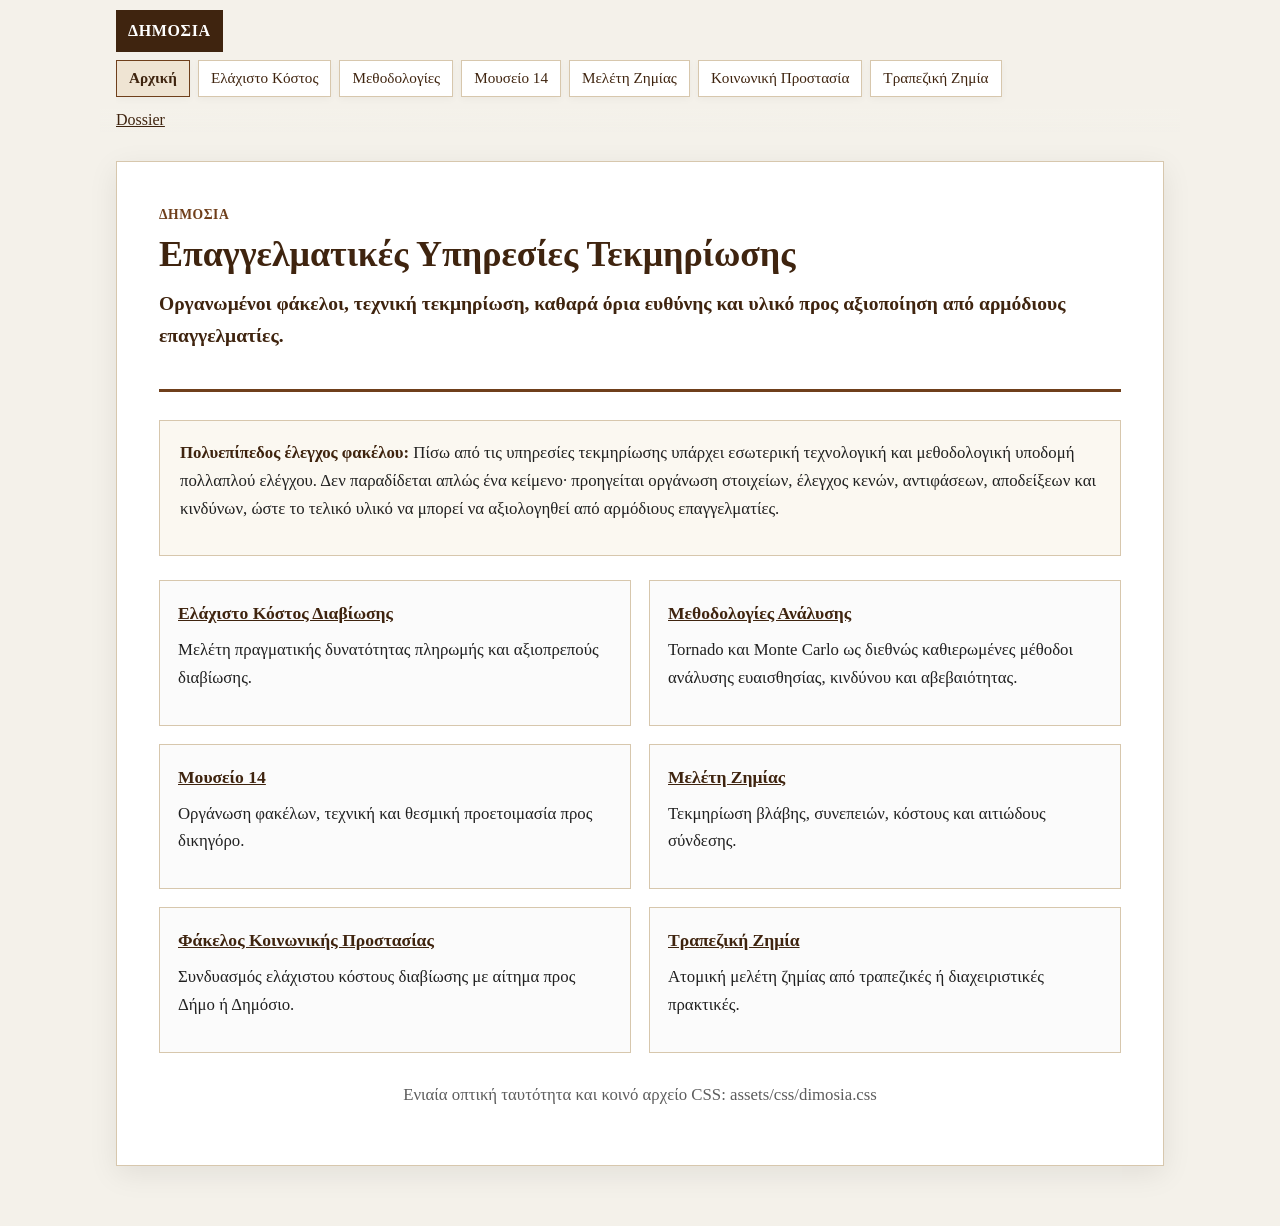
<file: index.html>
<!DOCTYPE html>
<html lang="el"><head><meta charset="UTF-8"><meta name="viewport" content="width=device-width, initial-scale=1.0"><title>ΔΗΜΟΣΙΑ | Επαγγελματικές Υπηρεσίες Τεκμηρίωσης</title><meta name="description" content="Ενιαία αρχική σελίδα υπηρεσιών τεκμηρίωσης και οργάνωσης φακέλων."><link rel="stylesheet" href="assets/css/dimosia.css"></head>
<body>
<nav class="topnav" aria-label="Κύρια πλοήγηση">
  <a class="nav-brand" href="index.html">ΔΗΜΟΣΙΑ</a>
  <div class="nav-links">
    <a href="index.html" data-page="index" class="active">Αρχική</a>
    <a href="elaxisto-kostos-diaviosis.html" data-page="elaxisto-kostos-diaviosis">Ελάχιστο Κόστος</a>
    <a href="methodologies-tornado-monte-carlo.html" data-page="methodologies">Μεθοδολογίες</a>
    <a href="mouseio14.html" data-page="mouseio14">Μουσείο 14</a>
    <a href="meleti-zimias.html" data-page="meleti-zimias">Μελέτη Ζημίας</a>
    <a href="fakelos-koinonikis-prostasias.html" data-page="fakelos-koinonikis-prostasias">Κοινωνική Προστασία</a>
    <a href="atomikos-fakelos-trapezikis-zimias.html" data-page="atomikos-fakelos-trapezikis-zimias">Τραπεζική Ζημία</a>
  </div>
  <a href="public_dossier_site/index.html" data-page="Dossier">Dossier</a>
</nav>
<main class="page"><article class="card"><header><div class="eyebrow">ΔΗΜΟΣΙΑ</div><h1>Επαγγελματικές Υπηρεσίες Τεκμηρίωσης</h1><p class="lead">Οργανωμένοι φάκελοι, τεχνική τεκμηρίωση, καθαρά όρια ευθύνης και υλικό προς αξιοποίηση από αρμόδιους επαγγελματίες.</p></header><section><div class="notice"><p><strong>Πολυεπίπεδος έλεγχος φακέλου:</strong> Πίσω από τις υπηρεσίες τεκμηρίωσης υπάρχει εσωτερική τεχνολογική και μεθοδολογική υποδομή πολλαπλού ελέγχου. Δεν παραδίδεται απλώς ένα κείμενο· προηγείται οργάνωση στοιχείων, έλεγχος κενών, αντιφάσεων, αποδείξεων και κινδύνων, ώστε το τελικό υλικό να μπορεί να αξιολογηθεί από αρμόδιους επαγγελματίες.</p></div></section><section><div class="grid"><div class="box"><h3><a href="elaxisto-kostos-diaviosis.html">Ελάχιστο Κόστος Διαβίωσης</a></h3><p>Μελέτη πραγματικής δυνατότητας πληρωμής και αξιοπρεπούς διαβίωσης.</p></div><div class="box"><h3><a href="methodologies-tornado-monte-carlo.html">Μεθοδολογίες Ανάλυσης</a></h3><p>Tornado και Monte Carlo ως διεθνώς καθιερωμένες μέθοδοι ανάλυσης ευαισθησίας, κινδύνου και αβεβαιότητας.</p></div><div class="box"><h3><a href="mouseio14.html">Μουσείο 14</a></h3><p>Οργάνωση φακέλων, τεχνική και θεσμική προετοιμασία προς δικηγόρο.</p></div><div class="box"><h3><a href="meleti-zimias.html">Μελέτη Ζημίας</a></h3><p>Τεκμηρίωση βλάβης, συνεπειών, κόστους και αιτιώδους σύνδεσης.</p></div><div class="box"><h3><a href="fakelos-koinonikis-prostasias.html">Φάκελος Κοινωνικής Προστασίας</a></h3><p>Συνδυασμός ελάχιστου κόστους διαβίωσης με αίτημα προς Δήμο ή Δημόσιο.</p></div><div class="box"><h3><a href="atomikos-fakelos-trapezikis-zimias.html">Τραπεζική Ζημία</a></h3><p>Ατομική μελέτη ζημίας από τραπεζικές ή διαχειριστικές πρακτικές.</p></div></div></section><footer><p>Ενιαία οπτική ταυτότητα και κοινό αρχείο CSS: assets/css/dimosia.css</p></footer></article></main></body></html>
</file>
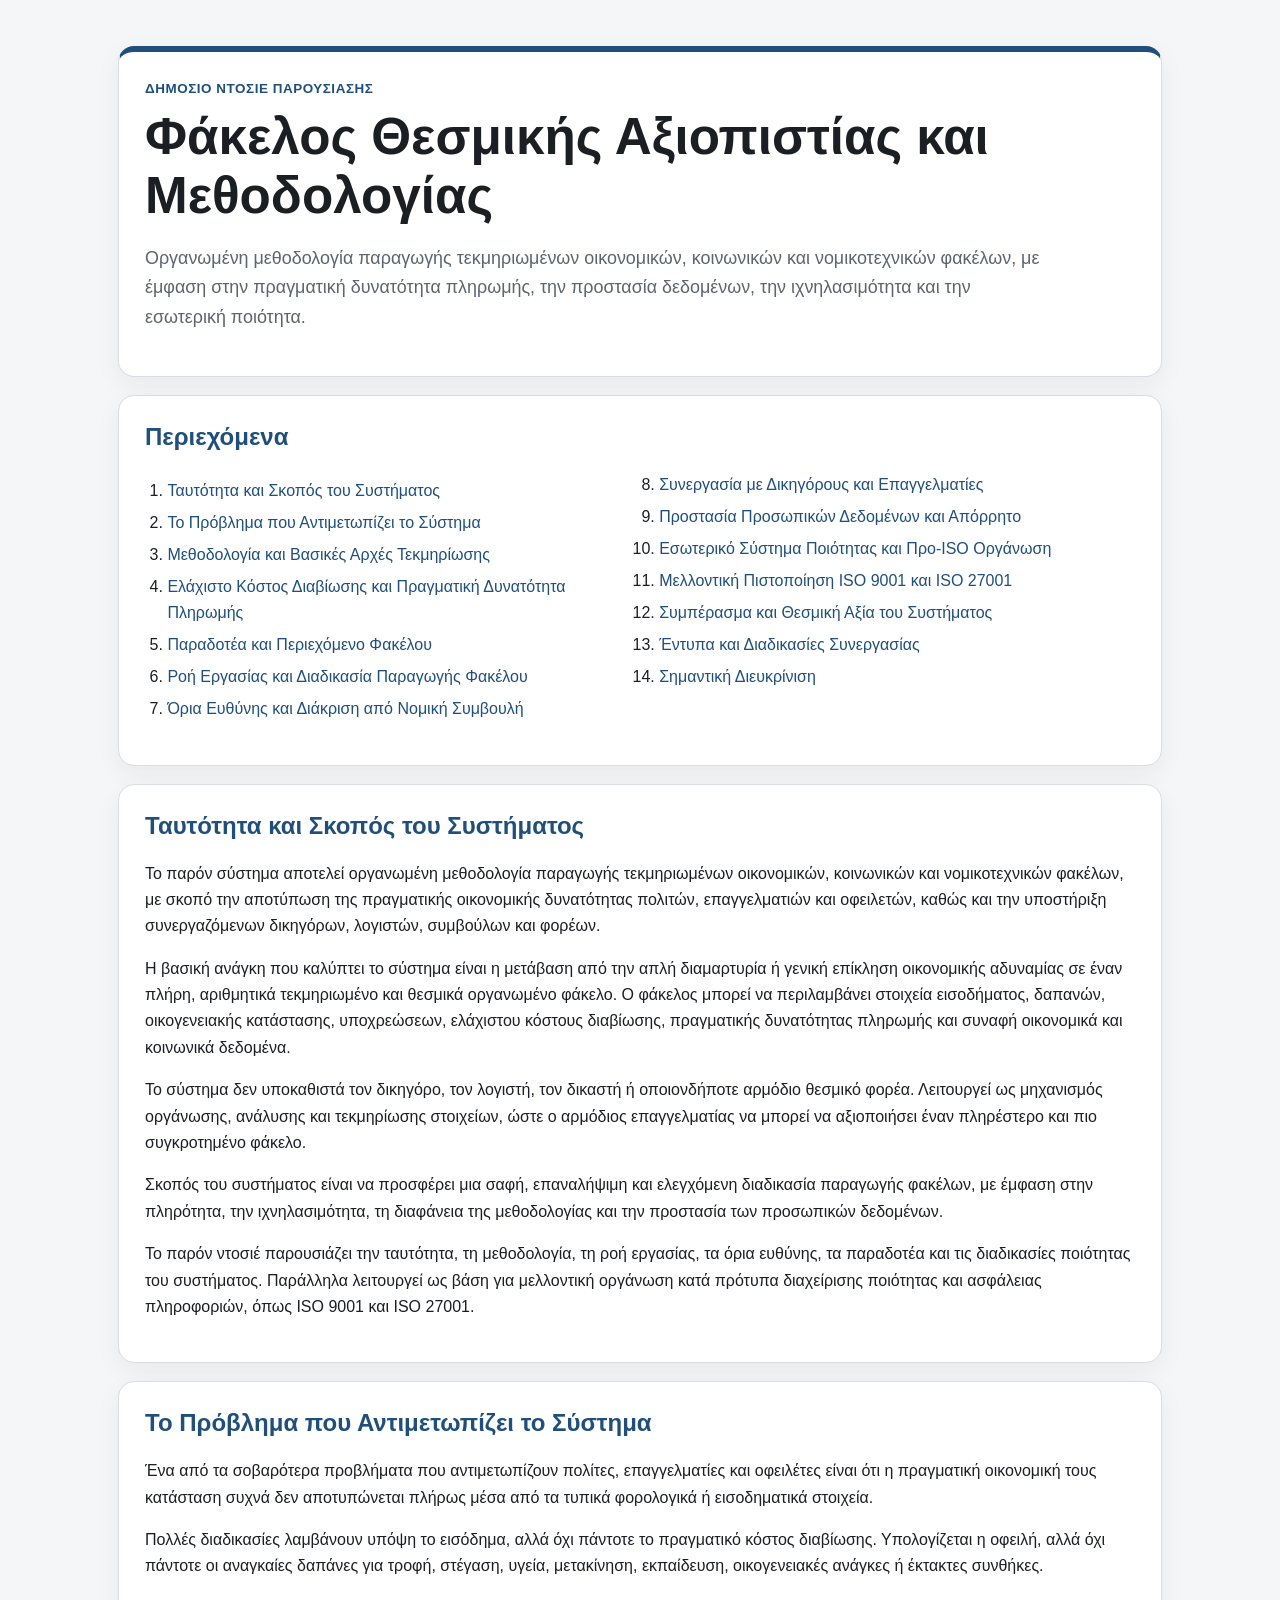
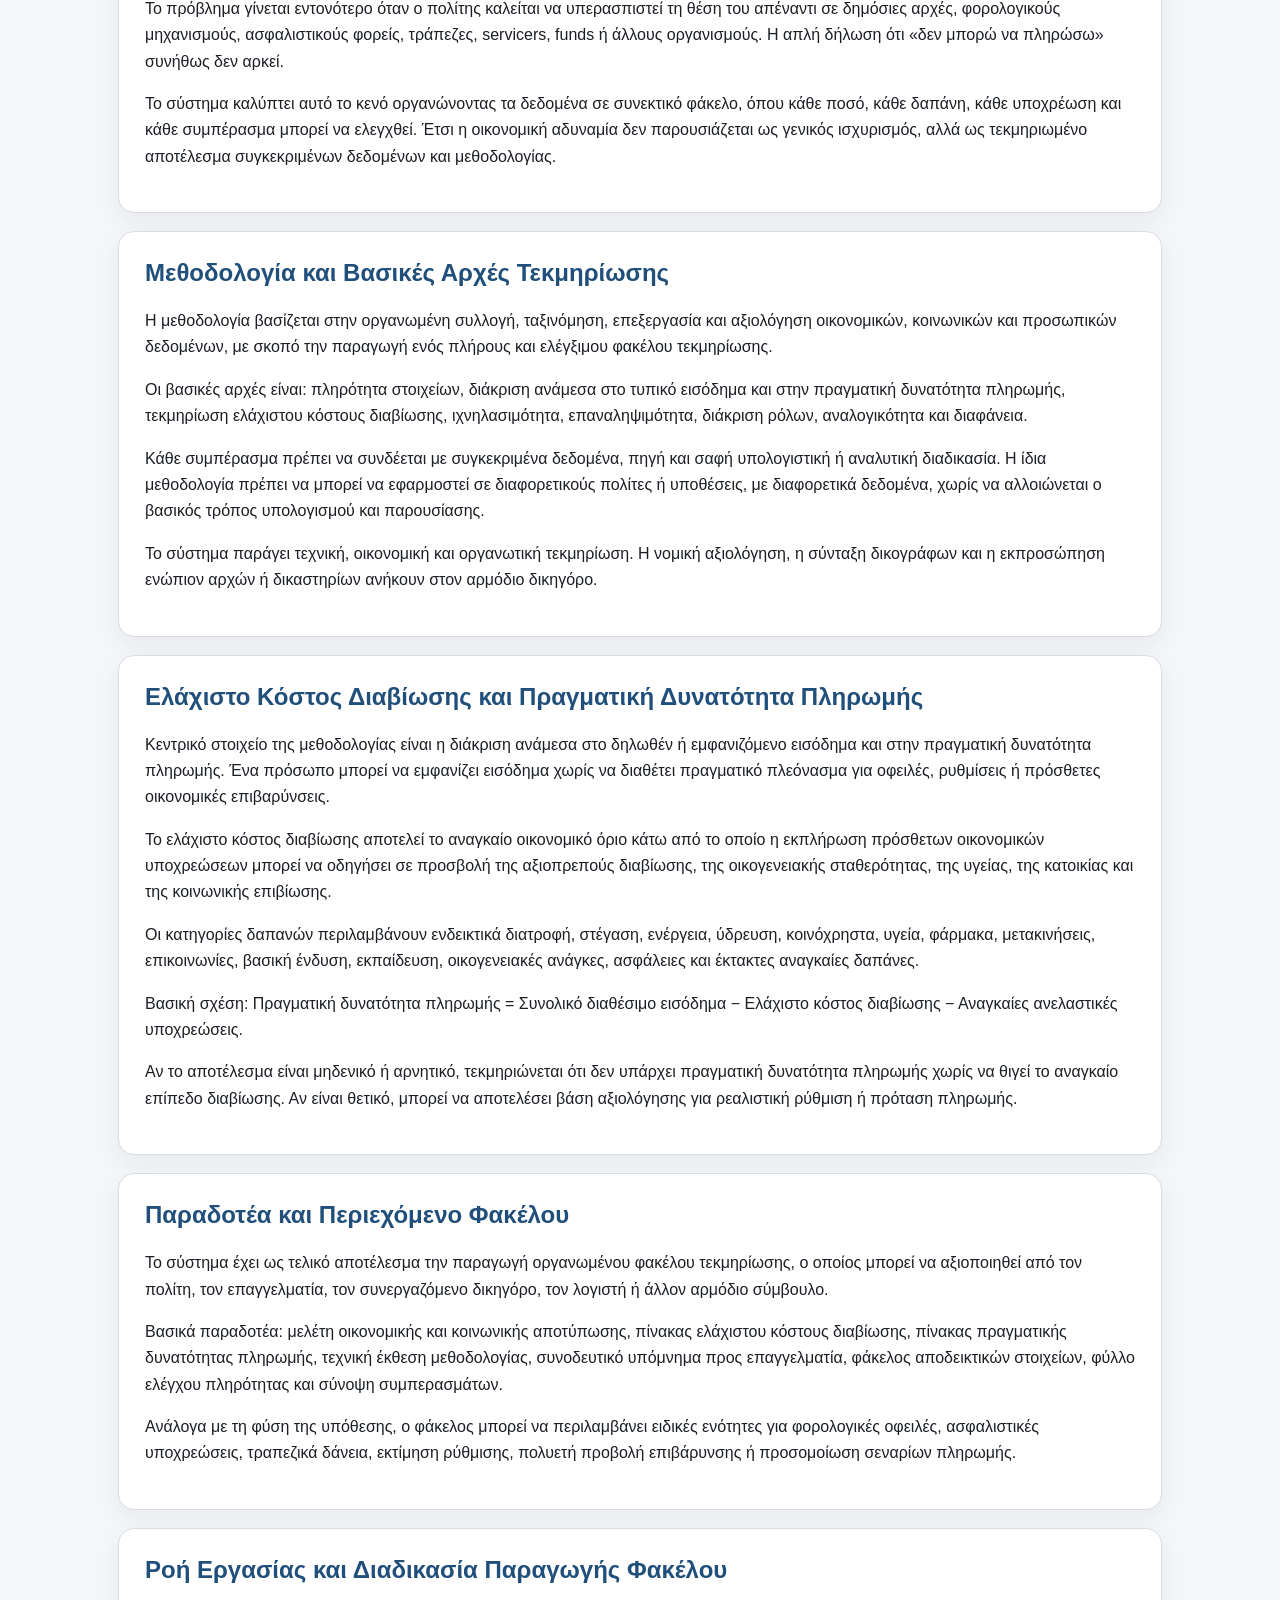
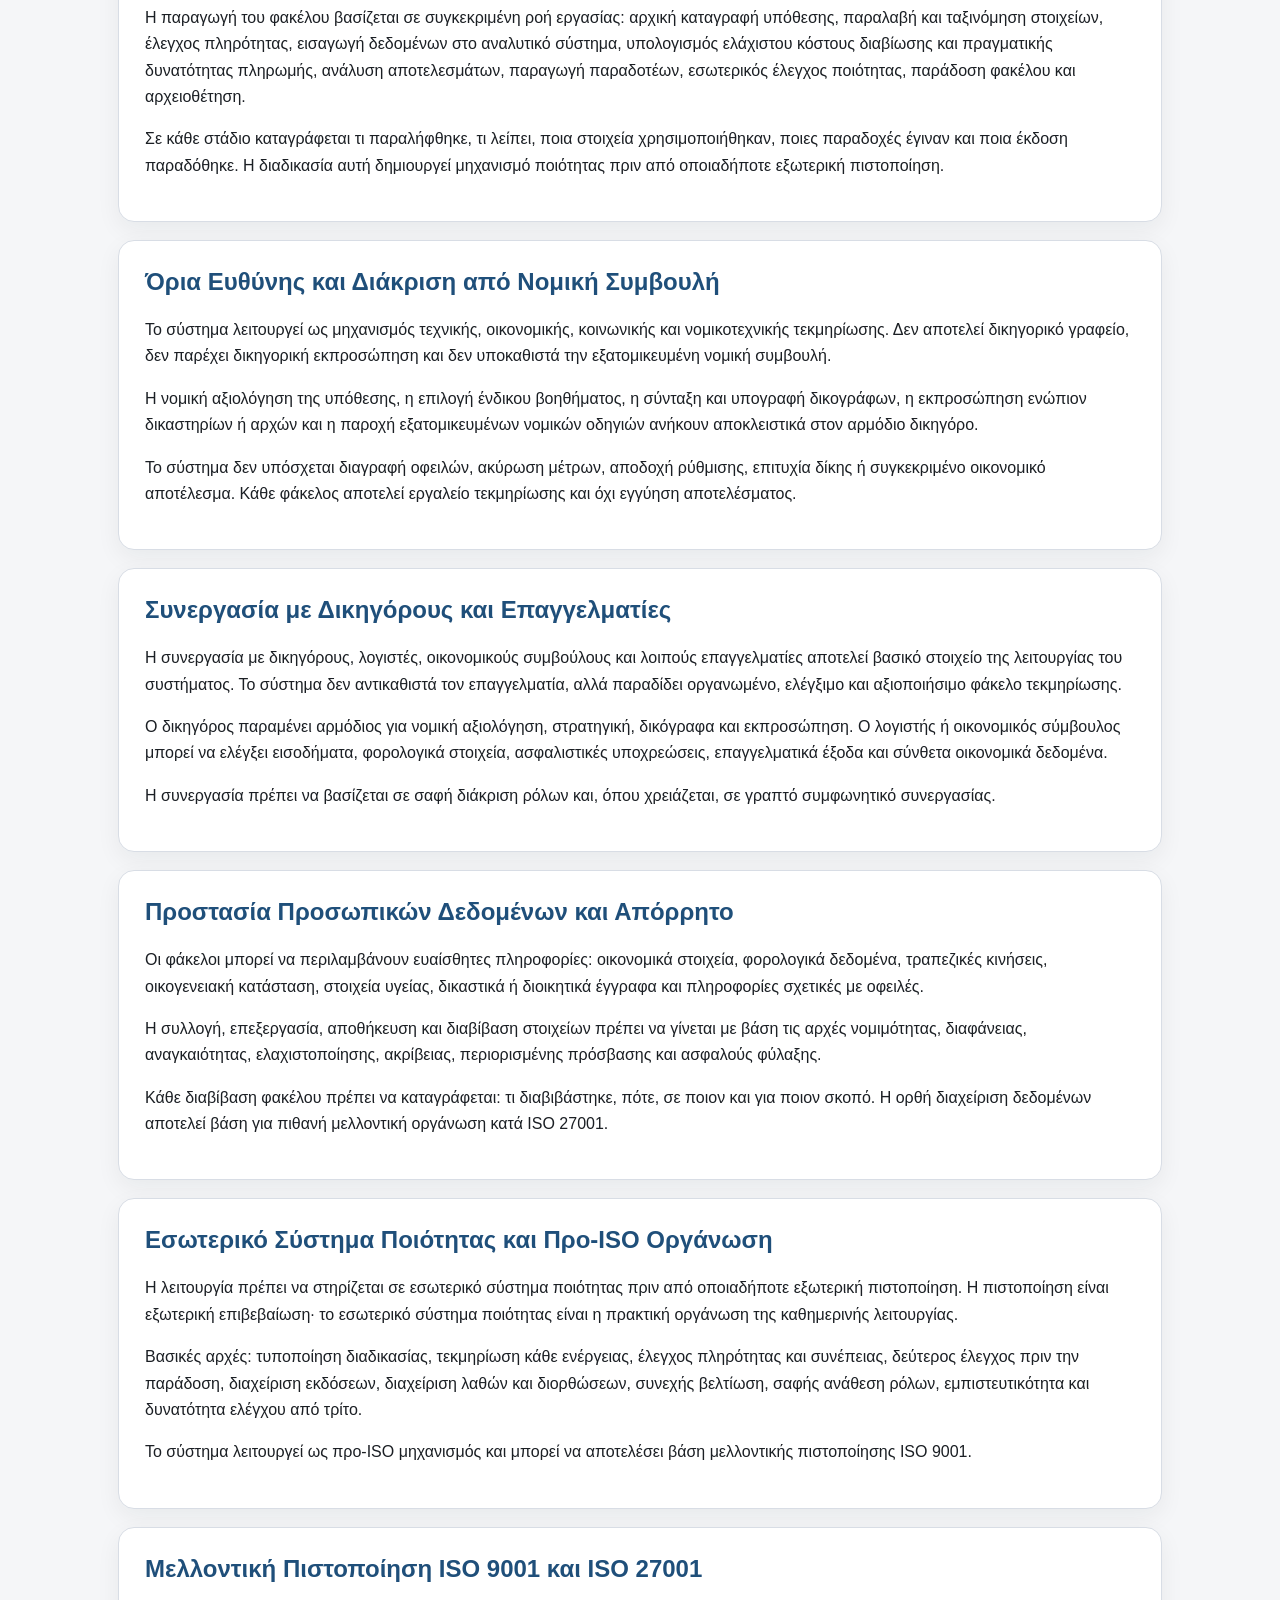
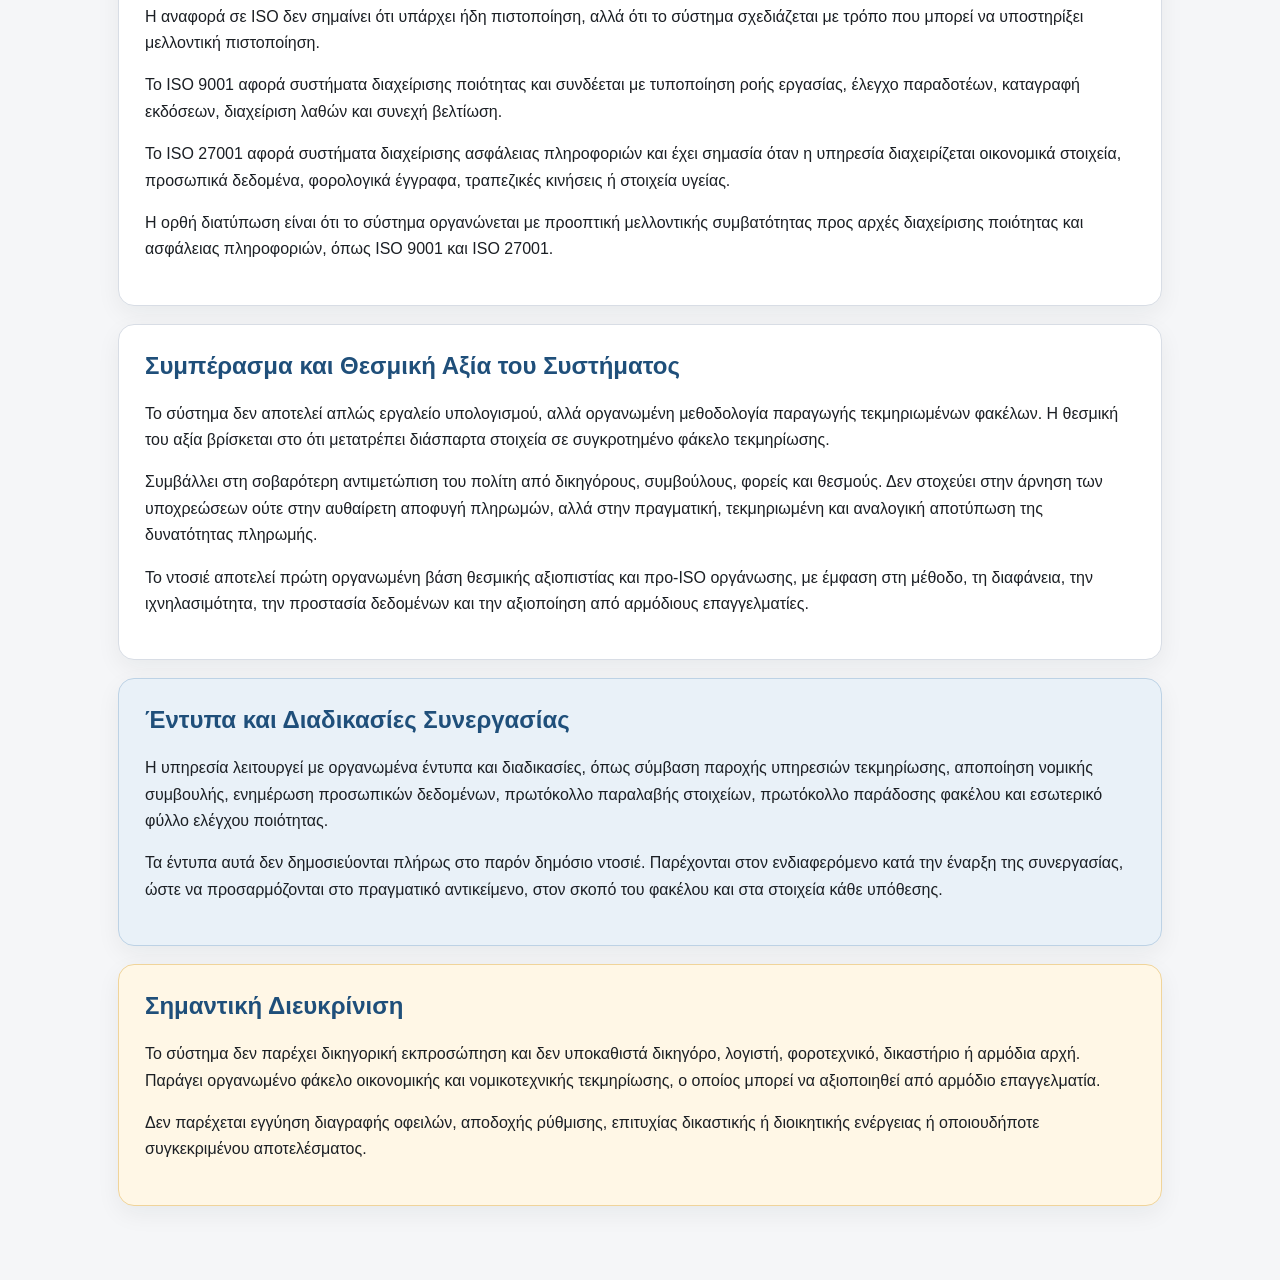
<file: public_dossier_site/index.html>
<!doctype html>
<html lang="el">
<head>
  <meta charset="utf-8">
  <meta name="viewport" content="width=device-width, initial-scale=1">
  <meta name="description" content="Φάκελος θεσμικής αξιοπιστίας και μεθοδολογίας για υπηρεσίες οικονομικής και νομικοτεχνικής τεκμηρίωσης.">
  <title>Φάκελος Θεσμικής Αξιοπιστίας και Μεθοδολογίας</title>
  <link rel="stylesheet" href="assets/style.css">
</head>
<body>
  <main class="container">
    <header class="hero">
      <p class="eyebrow">Δημόσιο ντοσιέ παρουσίασης</p>
      <h1>Φάκελος Θεσμικής Αξιοπιστίας και Μεθοδολογίας</h1>
      <p class="lead">
        Οργανωμένη μεθοδολογία παραγωγής τεκμηριωμένων οικονομικών, κοινωνικών
        και νομικοτεχνικών φακέλων, με έμφαση στην πραγματική δυνατότητα πληρωμής,
        την προστασία δεδομένων, την ιχνηλασιμότητα και την εσωτερική ποιότητα.
      </p>
    </header>

    <nav class="toc" aria-label="Περιεχόμενα">
      <h2>Περιεχόμενα</h2>
      <ol>
        <li><a href="#01_identity_purpose">Ταυτότητα και Σκοπός του Συστήματος</a></li>
<li><a href="#02_problem">Το Πρόβλημα που Αντιμετωπίζει το Σύστημα</a></li>
<li><a href="#03_methodology">Μεθοδολογία και Βασικές Αρχές Τεκμηρίωσης</a></li>
<li><a href="#04_minimum_living_cost">Ελάχιστο Κόστος Διαβίωσης και Πραγματική Δυνατότητα Πληρωμής</a></li>
<li><a href="#05_deliverables">Παραδοτέα και Περιεχόμενο Φακέλου</a></li>
<li><a href="#06_workflow">Ροή Εργασίας και Διαδικασία Παραγωγής Φακέλου</a></li>
<li><a href="#07_liability_limits">Όρια Ευθύνης και Διάκριση από Νομική Συμβουλή</a></li>
<li><a href="#08_professional_collaboration">Συνεργασία με Δικηγόρους και Επαγγελματίες</a></li>
<li><a href="#09_privacy">Προστασία Προσωπικών Δεδομένων και Απόρρητο</a></li>
<li><a href="#10_quality_system">Εσωτερικό Σύστημα Ποιότητας και Προ-ISO Οργάνωση</a></li>
<li><a href="#11_future_iso">Μελλοντική Πιστοποίηση ISO 9001 και ISO 27001</a></li>
<li><a href="#12_institutional_value">Συμπέρασμα και Θεσμική Αξία του Συστήματος</a></li>
        <li><a href="#public-documents">Έντυπα και Διαδικασίες Συνεργασίας</a></li>
        <li><a href="#public-disclaimer">Σημαντική Διευκρίνιση</a></li>
      </ol>
    </nav>

    <section id="01_identity_purpose" class="dossier-section"><h2>Ταυτότητα και Σκοπός του Συστήματος</h2><p>Το παρόν σύστημα αποτελεί οργανωμένη μεθοδολογία παραγωγής τεκμηριωμένων οικονομικών, κοινωνικών και νομικοτεχνικών φακέλων, με σκοπό την αποτύπωση της πραγματικής οικονομικής δυνατότητας πολιτών, επαγγελματιών και οφειλετών, καθώς και την υποστήριξη συνεργαζόμενων δικηγόρων, λογιστών, συμβούλων και φορέων.</p><p>Η βασική ανάγκη που καλύπτει το σύστημα είναι η μετάβαση από την απλή διαμαρτυρία ή γενική επίκληση οικονομικής αδυναμίας σε έναν πλήρη, αριθμητικά τεκμηριωμένο και θεσμικά οργανωμένο φάκελο. Ο φάκελος μπορεί να περιλαμβάνει στοιχεία εισοδήματος, δαπανών, οικογενειακής κατάστασης, υποχρεώσεων, ελάχιστου κόστους διαβίωσης, πραγματικής δυνατότητας πληρωμής και συναφή οικονομικά και κοινωνικά δεδομένα.</p><p>Το σύστημα δεν υποκαθιστά τον δικηγόρο, τον λογιστή, τον δικαστή ή οποιονδήποτε αρμόδιο θεσμικό φορέα. Λειτουργεί ως μηχανισμός οργάνωσης, ανάλυσης και τεκμηρίωσης στοιχείων, ώστε ο αρμόδιος επαγγελματίας να μπορεί να αξιοποιήσει έναν πληρέστερο και πιο συγκροτημένο φάκελο.</p><p>Σκοπός του συστήματος είναι να προσφέρει μια σαφή, επαναλήψιμη και ελεγχόμενη διαδικασία παραγωγής φακέλων, με έμφαση στην πληρότητα, την ιχνηλασιμότητα, τη διαφάνεια της μεθοδολογίας και την προστασία των προσωπικών δεδομένων.</p><p>Το παρόν ντοσιέ παρουσιάζει την ταυτότητα, τη μεθοδολογία, τη ροή εργασίας, τα όρια ευθύνης, τα παραδοτέα και τις διαδικασίες ποιότητας του συστήματος. Παράλληλα λειτουργεί ως βάση για μελλοντική οργάνωση κατά πρότυπα διαχείρισης ποιότητας και ασφάλειας πληροφοριών, όπως ISO 9001 και ISO 27001.</p></section>

<section id="02_problem" class="dossier-section"><h2>Το Πρόβλημα που Αντιμετωπίζει το Σύστημα</h2><p>Ένα από τα σοβαρότερα προβλήματα που αντιμετωπίζουν πολίτες, επαγγελματίες και οφειλέτες είναι ότι η πραγματική οικονομική τους κατάσταση συχνά δεν αποτυπώνεται πλήρως μέσα από τα τυπικά φορολογικά ή εισοδηματικά στοιχεία.</p><p>Πολλές διαδικασίες λαμβάνουν υπόψη το εισόδημα, αλλά όχι πάντοτε το πραγματικό κόστος διαβίωσης. Υπολογίζεται η οφειλή, αλλά όχι πάντοτε οι αναγκαίες δαπάνες για τροφή, στέγαση, υγεία, μετακίνηση, εκπαίδευση, οικογενειακές ανάγκες ή έκτακτες συνθήκες.</p><p>Το πρόβλημα γίνεται εντονότερο όταν ο πολίτης καλείται να υπερασπιστεί τη θέση του απέναντι σε δημόσιες αρχές, φορολογικούς μηχανισμούς, ασφαλιστικούς φορείς, τράπεζες, servicers, funds ή άλλους οργανισμούς. Η απλή δήλωση ότι «δεν μπορώ να πληρώσω» συνήθως δεν αρκεί.</p><p>Το σύστημα καλύπτει αυτό το κενό οργανώνοντας τα δεδομένα σε συνεκτικό φάκελο, όπου κάθε ποσό, κάθε δαπάνη, κάθε υποχρέωση και κάθε συμπέρασμα μπορεί να ελεγχθεί. Έτσι η οικονομική αδυναμία δεν παρουσιάζεται ως γενικός ισχυρισμός, αλλά ως τεκμηριωμένο αποτέλεσμα συγκεκριμένων δεδομένων και μεθοδολογίας.</p></section>

<section id="03_methodology" class="dossier-section"><h2>Μεθοδολογία και Βασικές Αρχές Τεκμηρίωσης</h2><p>Η μεθοδολογία βασίζεται στην οργανωμένη συλλογή, ταξινόμηση, επεξεργασία και αξιολόγηση οικονομικών, κοινωνικών και προσωπικών δεδομένων, με σκοπό την παραγωγή ενός πλήρους και ελέγξιμου φακέλου τεκμηρίωσης.</p><p>Οι βασικές αρχές είναι: πληρότητα στοιχείων, διάκριση ανάμεσα στο τυπικό εισόδημα και στην πραγματική δυνατότητα πληρωμής, τεκμηρίωση ελάχιστου κόστους διαβίωσης, ιχνηλασιμότητα, επαναληψιμότητα, διάκριση ρόλων, αναλογικότητα και διαφάνεια.</p><p>Κάθε συμπέρασμα πρέπει να συνδέεται με συγκεκριμένα δεδομένα, πηγή και σαφή υπολογιστική ή αναλυτική διαδικασία. Η ίδια μεθοδολογία πρέπει να μπορεί να εφαρμοστεί σε διαφορετικούς πολίτες ή υποθέσεις, με διαφορετικά δεδομένα, χωρίς να αλλοιώνεται ο βασικός τρόπος υπολογισμού και παρουσίασης.</p><p>Το σύστημα παράγει τεχνική, οικονομική και οργανωτική τεκμηρίωση. Η νομική αξιολόγηση, η σύνταξη δικογράφων και η εκπροσώπηση ενώπιον αρχών ή δικαστηρίων ανήκουν στον αρμόδιο δικηγόρο.</p></section>

<section id="04_minimum_living_cost" class="dossier-section"><h2>Ελάχιστο Κόστος Διαβίωσης και Πραγματική Δυνατότητα Πληρωμής</h2><p>Κεντρικό στοιχείο της μεθοδολογίας είναι η διάκριση ανάμεσα στο δηλωθέν ή εμφανιζόμενο εισόδημα και στην πραγματική δυνατότητα πληρωμής. Ένα πρόσωπο μπορεί να εμφανίζει εισόδημα χωρίς να διαθέτει πραγματικό πλεόνασμα για οφειλές, ρυθμίσεις ή πρόσθετες οικονομικές επιβαρύνσεις.</p><p>Το ελάχιστο κόστος διαβίωσης αποτελεί το αναγκαίο οικονομικό όριο κάτω από το οποίο η εκπλήρωση πρόσθετων οικονομικών υποχρεώσεων μπορεί να οδηγήσει σε προσβολή της αξιοπρεπούς διαβίωσης, της οικογενειακής σταθερότητας, της υγείας, της κατοικίας και της κοινωνικής επιβίωσης.</p><p>Οι κατηγορίες δαπανών περιλαμβάνουν ενδεικτικά διατροφή, στέγαση, ενέργεια, ύδρευση, κοινόχρηστα, υγεία, φάρμακα, μετακινήσεις, επικοινωνίες, βασική ένδυση, εκπαίδευση, οικογενειακές ανάγκες, ασφάλειες και έκτακτες αναγκαίες δαπάνες.</p><p>Βασική σχέση: Πραγματική δυνατότητα πληρωμής = Συνολικό διαθέσιμο εισόδημα − Ελάχιστο κόστος διαβίωσης − Αναγκαίες ανελαστικές υποχρεώσεις.</p><p>Αν το αποτέλεσμα είναι μηδενικό ή αρνητικό, τεκμηριώνεται ότι δεν υπάρχει πραγματική δυνατότητα πληρωμής χωρίς να θιγεί το αναγκαίο επίπεδο διαβίωσης. Αν είναι θετικό, μπορεί να αποτελέσει βάση αξιολόγησης για ρεαλιστική ρύθμιση ή πρόταση πληρωμής.</p></section>

<section id="05_deliverables" class="dossier-section"><h2>Παραδοτέα και Περιεχόμενο Φακέλου</h2><p>Το σύστημα έχει ως τελικό αποτέλεσμα την παραγωγή οργανωμένου φακέλου τεκμηρίωσης, ο οποίος μπορεί να αξιοποιηθεί από τον πολίτη, τον επαγγελματία, τον συνεργαζόμενο δικηγόρο, τον λογιστή ή άλλον αρμόδιο σύμβουλο.</p><p>Βασικά παραδοτέα: μελέτη οικονομικής και κοινωνικής αποτύπωσης, πίνακας ελάχιστου κόστους διαβίωσης, πίνακας πραγματικής δυνατότητας πληρωμής, τεχνική έκθεση μεθοδολογίας, συνοδευτικό υπόμνημα προς επαγγελματία, φάκελος αποδεικτικών στοιχείων, φύλλο ελέγχου πληρότητας και σύνοψη συμπερασμάτων.</p><p>Ανάλογα με τη φύση της υπόθεσης, ο φάκελος μπορεί να περιλαμβάνει ειδικές ενότητες για φορολογικές οφειλές, ασφαλιστικές υποχρεώσεις, τραπεζικά δάνεια, εκτίμηση ρύθμισης, πολυετή προβολή επιβάρυνσης ή προσομοίωση σεναρίων πληρωμής.</p></section>

<section id="06_workflow" class="dossier-section"><h2>Ροή Εργασίας και Διαδικασία Παραγωγής Φακέλου</h2><p>Η παραγωγή του φακέλου βασίζεται σε συγκεκριμένη ροή εργασίας: αρχική καταγραφή υπόθεσης, παραλαβή και ταξινόμηση στοιχείων, έλεγχος πληρότητας, εισαγωγή δεδομένων στο αναλυτικό σύστημα, υπολογισμός ελάχιστου κόστους διαβίωσης και πραγματικής δυνατότητας πληρωμής, ανάλυση αποτελεσμάτων, παραγωγή παραδοτέων, εσωτερικός έλεγχος ποιότητας, παράδοση φακέλου και αρχειοθέτηση.</p><p>Σε κάθε στάδιο καταγράφεται τι παραλήφθηκε, τι λείπει, ποια στοιχεία χρησιμοποιήθηκαν, ποιες παραδοχές έγιναν και ποια έκδοση παραδόθηκε. Η διαδικασία αυτή δημιουργεί μηχανισμό ποιότητας πριν από οποιαδήποτε εξωτερική πιστοποίηση.</p></section>

<section id="07_liability_limits" class="dossier-section"><h2>Όρια Ευθύνης και Διάκριση από Νομική Συμβουλή</h2><p>Το σύστημα λειτουργεί ως μηχανισμός τεχνικής, οικονομικής, κοινωνικής και νομικοτεχνικής τεκμηρίωσης. Δεν αποτελεί δικηγορικό γραφείο, δεν παρέχει δικηγορική εκπροσώπηση και δεν υποκαθιστά την εξατομικευμένη νομική συμβουλή.</p><p>Η νομική αξιολόγηση της υπόθεσης, η επιλογή ένδικου βοηθήματος, η σύνταξη και υπογραφή δικογράφων, η εκπροσώπηση ενώπιον δικαστηρίων ή αρχών και η παροχή εξατομικευμένων νομικών οδηγιών ανήκουν αποκλειστικά στον αρμόδιο δικηγόρο.</p><p>Το σύστημα δεν υπόσχεται διαγραφή οφειλών, ακύρωση μέτρων, αποδοχή ρύθμισης, επιτυχία δίκης ή συγκεκριμένο οικονομικό αποτέλεσμα. Κάθε φάκελος αποτελεί εργαλείο τεκμηρίωσης και όχι εγγύηση αποτελέσματος.</p></section>

<section id="08_professional_collaboration" class="dossier-section"><h2>Συνεργασία με Δικηγόρους και Επαγγελματίες</h2><p>Η συνεργασία με δικηγόρους, λογιστές, οικονομικούς συμβούλους και λοιπούς επαγγελματίες αποτελεί βασικό στοιχείο της λειτουργίας του συστήματος. Το σύστημα δεν αντικαθιστά τον επαγγελματία, αλλά παραδίδει οργανωμένο, ελέγξιμο και αξιοποιήσιμο φάκελο τεκμηρίωσης.</p><p>Ο δικηγόρος παραμένει αρμόδιος για νομική αξιολόγηση, στρατηγική, δικόγραφα και εκπροσώπηση. Ο λογιστής ή οικονομικός σύμβουλος μπορεί να ελέγξει εισοδήματα, φορολογικά στοιχεία, ασφαλιστικές υποχρεώσεις, επαγγελματικά έξοδα και σύνθετα οικονομικά δεδομένα.</p><p>Η συνεργασία πρέπει να βασίζεται σε σαφή διάκριση ρόλων και, όπου χρειάζεται, σε γραπτό συμφωνητικό συνεργασίας.</p></section>

<section id="09_privacy" class="dossier-section"><h2>Προστασία Προσωπικών Δεδομένων και Απόρρητο</h2><p>Οι φάκελοι μπορεί να περιλαμβάνουν ευαίσθητες πληροφορίες: οικονομικά στοιχεία, φορολογικά δεδομένα, τραπεζικές κινήσεις, οικογενειακή κατάσταση, στοιχεία υγείας, δικαστικά ή διοικητικά έγγραφα και πληροφορίες σχετικές με οφειλές.</p><p>Η συλλογή, επεξεργασία, αποθήκευση και διαβίβαση στοιχείων πρέπει να γίνεται με βάση τις αρχές νομιμότητας, διαφάνειας, αναγκαιότητας, ελαχιστοποίησης, ακρίβειας, περιορισμένης πρόσβασης και ασφαλούς φύλαξης.</p><p>Κάθε διαβίβαση φακέλου πρέπει να καταγράφεται: τι διαβιβάστηκε, πότε, σε ποιον και για ποιον σκοπό. Η ορθή διαχείριση δεδομένων αποτελεί βάση για πιθανή μελλοντική οργάνωση κατά ISO 27001.</p></section>

<section id="10_quality_system" class="dossier-section"><h2>Εσωτερικό Σύστημα Ποιότητας και Προ-ISO Οργάνωση</h2><p>Η λειτουργία πρέπει να στηρίζεται σε εσωτερικό σύστημα ποιότητας πριν από οποιαδήποτε εξωτερική πιστοποίηση. Η πιστοποίηση είναι εξωτερική επιβεβαίωση· το εσωτερικό σύστημα ποιότητας είναι η πρακτική οργάνωση της καθημερινής λειτουργίας.</p><p>Βασικές αρχές: τυποποίηση διαδικασίας, τεκμηρίωση κάθε ενέργειας, έλεγχος πληρότητας και συνέπειας, δεύτερος έλεγχος πριν την παράδοση, διαχείριση εκδόσεων, διαχείριση λαθών και διορθώσεων, συνεχής βελτίωση, σαφής ανάθεση ρόλων, εμπιστευτικότητα και δυνατότητα ελέγχου από τρίτο.</p><p>Το σύστημα λειτουργεί ως προ-ISO μηχανισμός και μπορεί να αποτελέσει βάση μελλοντικής πιστοποίησης ISO 9001.</p></section>

<section id="11_future_iso" class="dossier-section"><h2>Μελλοντική Πιστοποίηση ISO 9001 και ISO 27001</h2><p>Η αναφορά σε ISO δεν σημαίνει ότι υπάρχει ήδη πιστοποίηση, αλλά ότι το σύστημα σχεδιάζεται με τρόπο που μπορεί να υποστηρίξει μελλοντική πιστοποίηση.</p><p>Το ISO 9001 αφορά συστήματα διαχείρισης ποιότητας και συνδέεται με τυποποίηση ροής εργασίας, έλεγχο παραδοτέων, καταγραφή εκδόσεων, διαχείριση λαθών και συνεχή βελτίωση.</p><p>Το ISO 27001 αφορά συστήματα διαχείρισης ασφάλειας πληροφοριών και έχει σημασία όταν η υπηρεσία διαχειρίζεται οικονομικά στοιχεία, προσωπικά δεδομένα, φορολογικά έγγραφα, τραπεζικές κινήσεις ή στοιχεία υγείας.</p><p>Η ορθή διατύπωση είναι ότι το σύστημα οργανώνεται με προοπτική μελλοντικής συμβατότητας προς αρχές διαχείρισης ποιότητας και ασφάλειας πληροφοριών, όπως ISO 9001 και ISO 27001.</p></section>

<section id="12_institutional_value" class="dossier-section"><h2>Συμπέρασμα και Θεσμική Αξία του Συστήματος</h2><p>Το σύστημα δεν αποτελεί απλώς εργαλείο υπολογισμού, αλλά οργανωμένη μεθοδολογία παραγωγής τεκμηριωμένων φακέλων. Η θεσμική του αξία βρίσκεται στο ότι μετατρέπει διάσπαρτα στοιχεία σε συγκροτημένο φάκελο τεκμηρίωσης.</p><p>Συμβάλλει στη σοβαρότερη αντιμετώπιση του πολίτη από δικηγόρους, συμβούλους, φορείς και θεσμούς. Δεν στοχεύει στην άρνηση των υποχρεώσεων ούτε στην αυθαίρετη αποφυγή πληρωμών, αλλά στην πραγματική, τεκμηριωμένη και αναλογική αποτύπωση της δυνατότητας πληρωμής.</p><p>Το ντοσιέ αποτελεί πρώτη οργανωμένη βάση θεσμικής αξιοπιστίας και προ-ISO οργάνωσης, με έμφαση στη μέθοδο, τη διαφάνεια, την ιχνηλασιμότητα, την προστασία δεδομένων και την αξιοποίηση από αρμόδιους επαγγελματίες.</p></section>
    
<section id="public-documents" class="dossier-section highlight-box">
  <h2>Έντυπα και Διαδικασίες Συνεργασίας</h2>
  <p>
    Η υπηρεσία λειτουργεί με οργανωμένα έντυπα και διαδικασίες, όπως σύμβαση
    παροχής υπηρεσιών τεκμηρίωσης, αποποίηση νομικής συμβουλής, ενημέρωση
    προσωπικών δεδομένων, πρωτόκολλο παραλαβής στοιχείων, πρωτόκολλο παράδοσης
    φακέλου και εσωτερικό φύλλο ελέγχου ποιότητας.
  </p>
  <p>
    Τα έντυπα αυτά δεν δημοσιεύονται πλήρως στο παρόν δημόσιο ντοσιέ. Παρέχονται
    στον ενδιαφερόμενο κατά την έναρξη της συνεργασίας, ώστε να προσαρμόζονται
    στο πραγματικό αντικείμενο, στον σκοπό του φακέλου και στα στοιχεία κάθε
    υπόθεσης.
  </p>
</section>

<section id="public-disclaimer" class="dossier-section warning-box">
  <h2>Σημαντική Διευκρίνιση</h2>
  <p>
    Το σύστημα δεν παρέχει δικηγορική εκπροσώπηση και δεν υποκαθιστά δικηγόρο,
    λογιστή, φοροτεχνικό, δικαστήριο ή αρμόδια αρχή. Παράγει οργανωμένο φάκελο
    οικονομικής και νομικοτεχνικής τεκμηρίωσης, ο οποίος μπορεί να αξιοποιηθεί
    από αρμόδιο επαγγελματία.
  </p>
  <p>
    Δεν παρέχεται εγγύηση διαγραφής οφειλών, αποδοχής ρύθμισης, επιτυχίας
    δικαστικής ή διοικητικής ενέργειας ή οποιουδήποτε συγκεκριμένου αποτελέσματος.
  </p>
</section>

  </main>
</body>
</html>
</file>
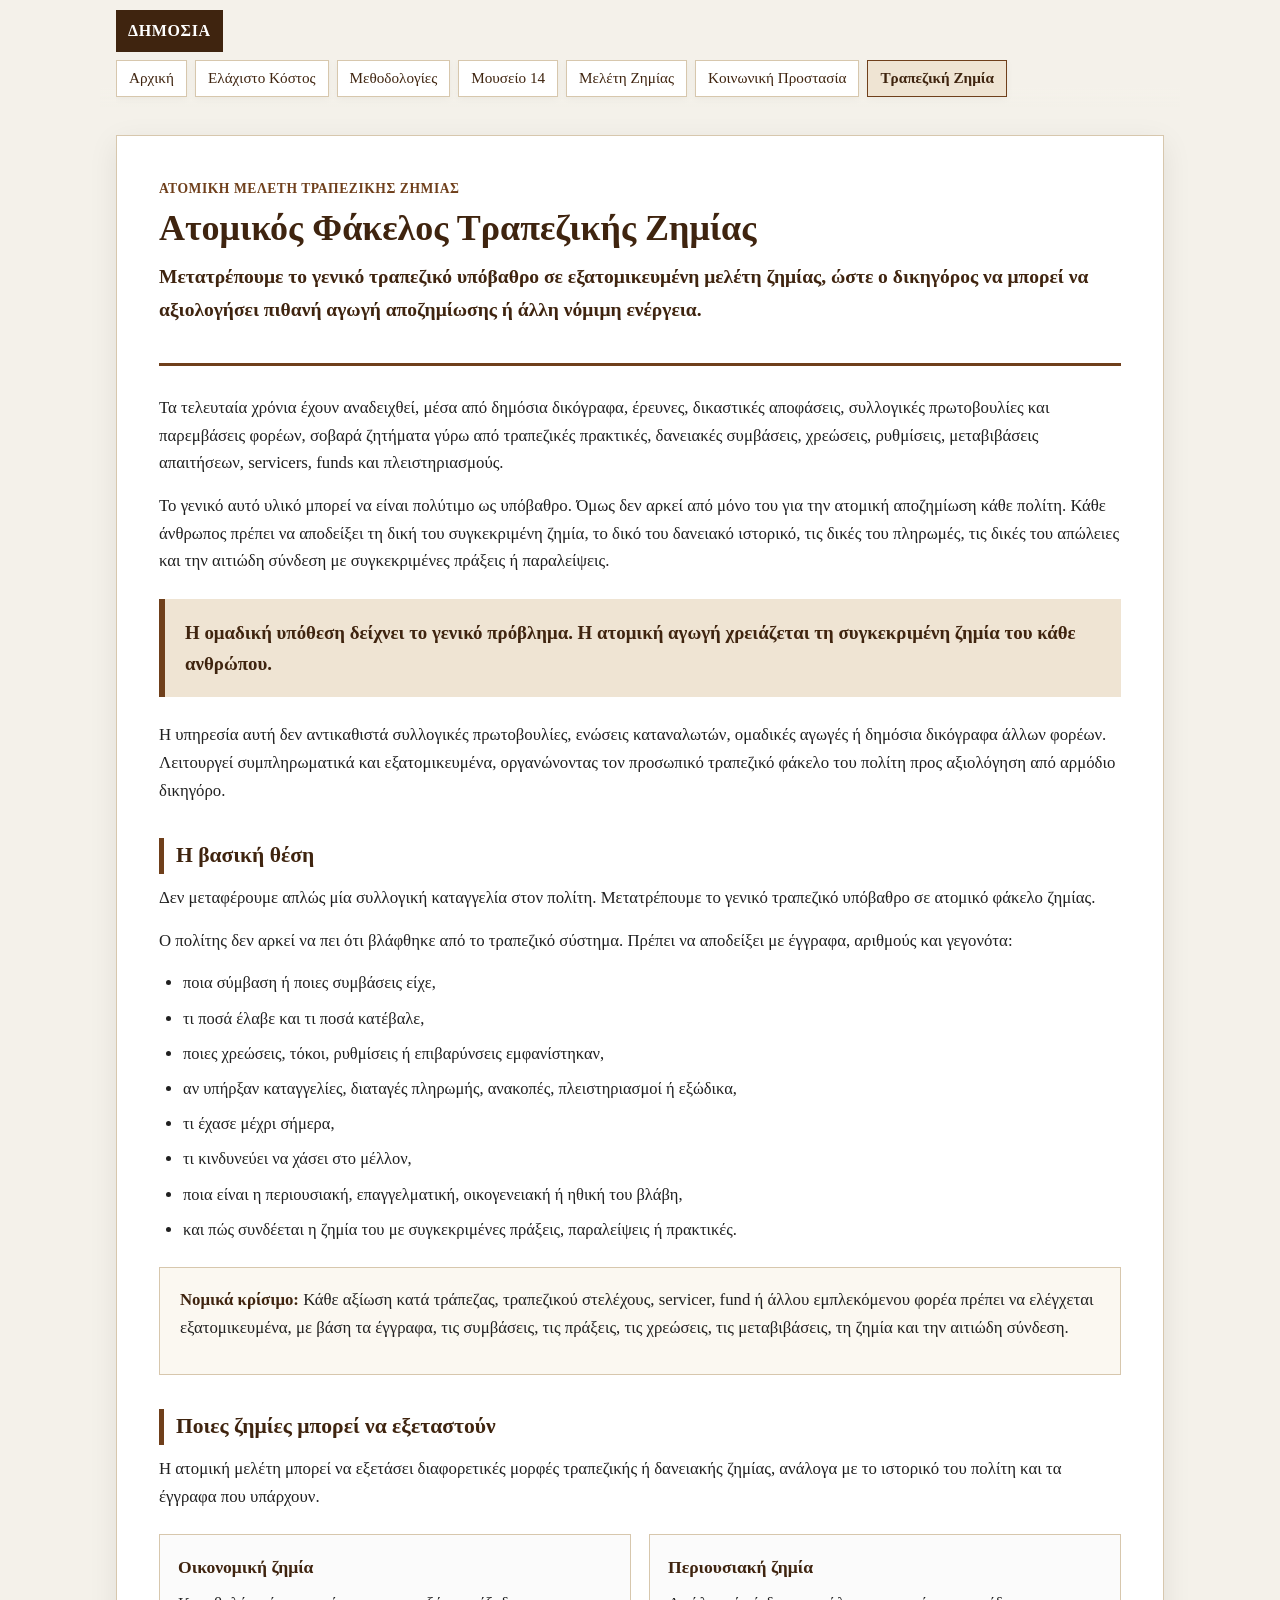
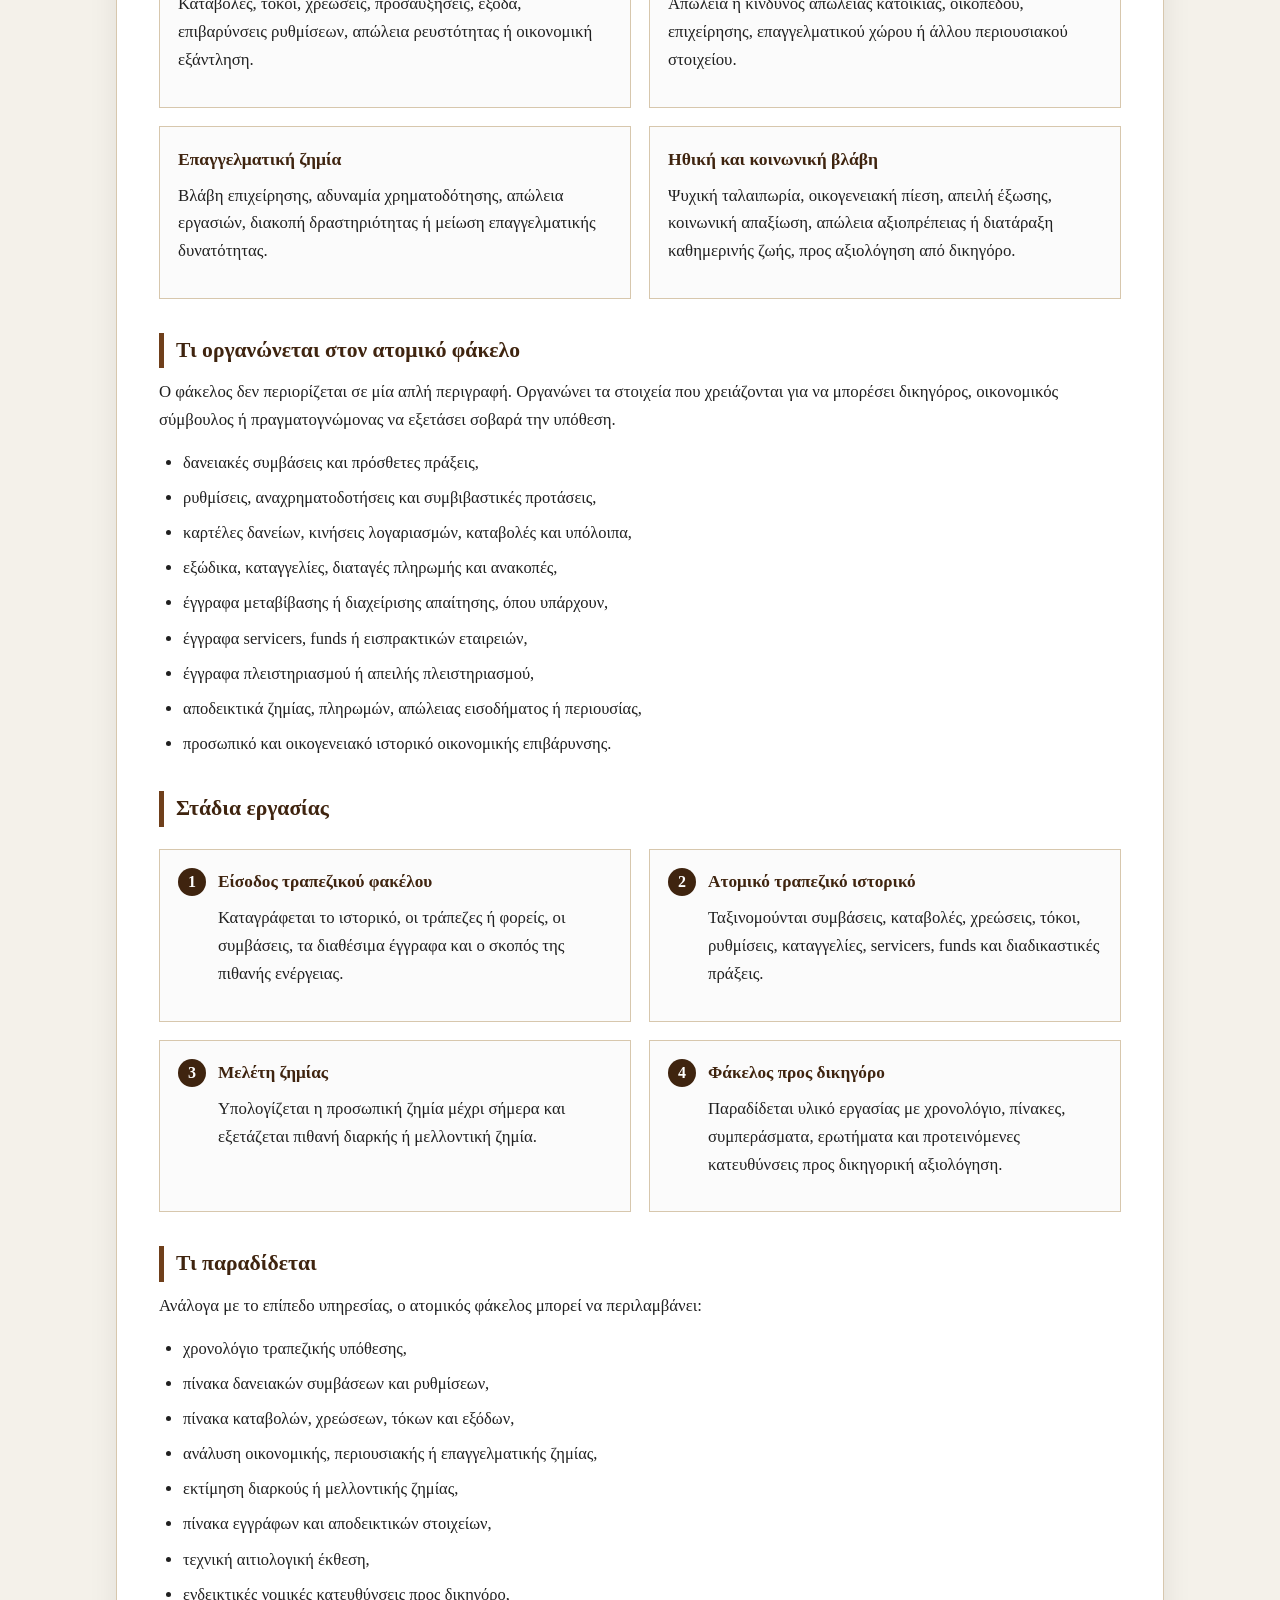
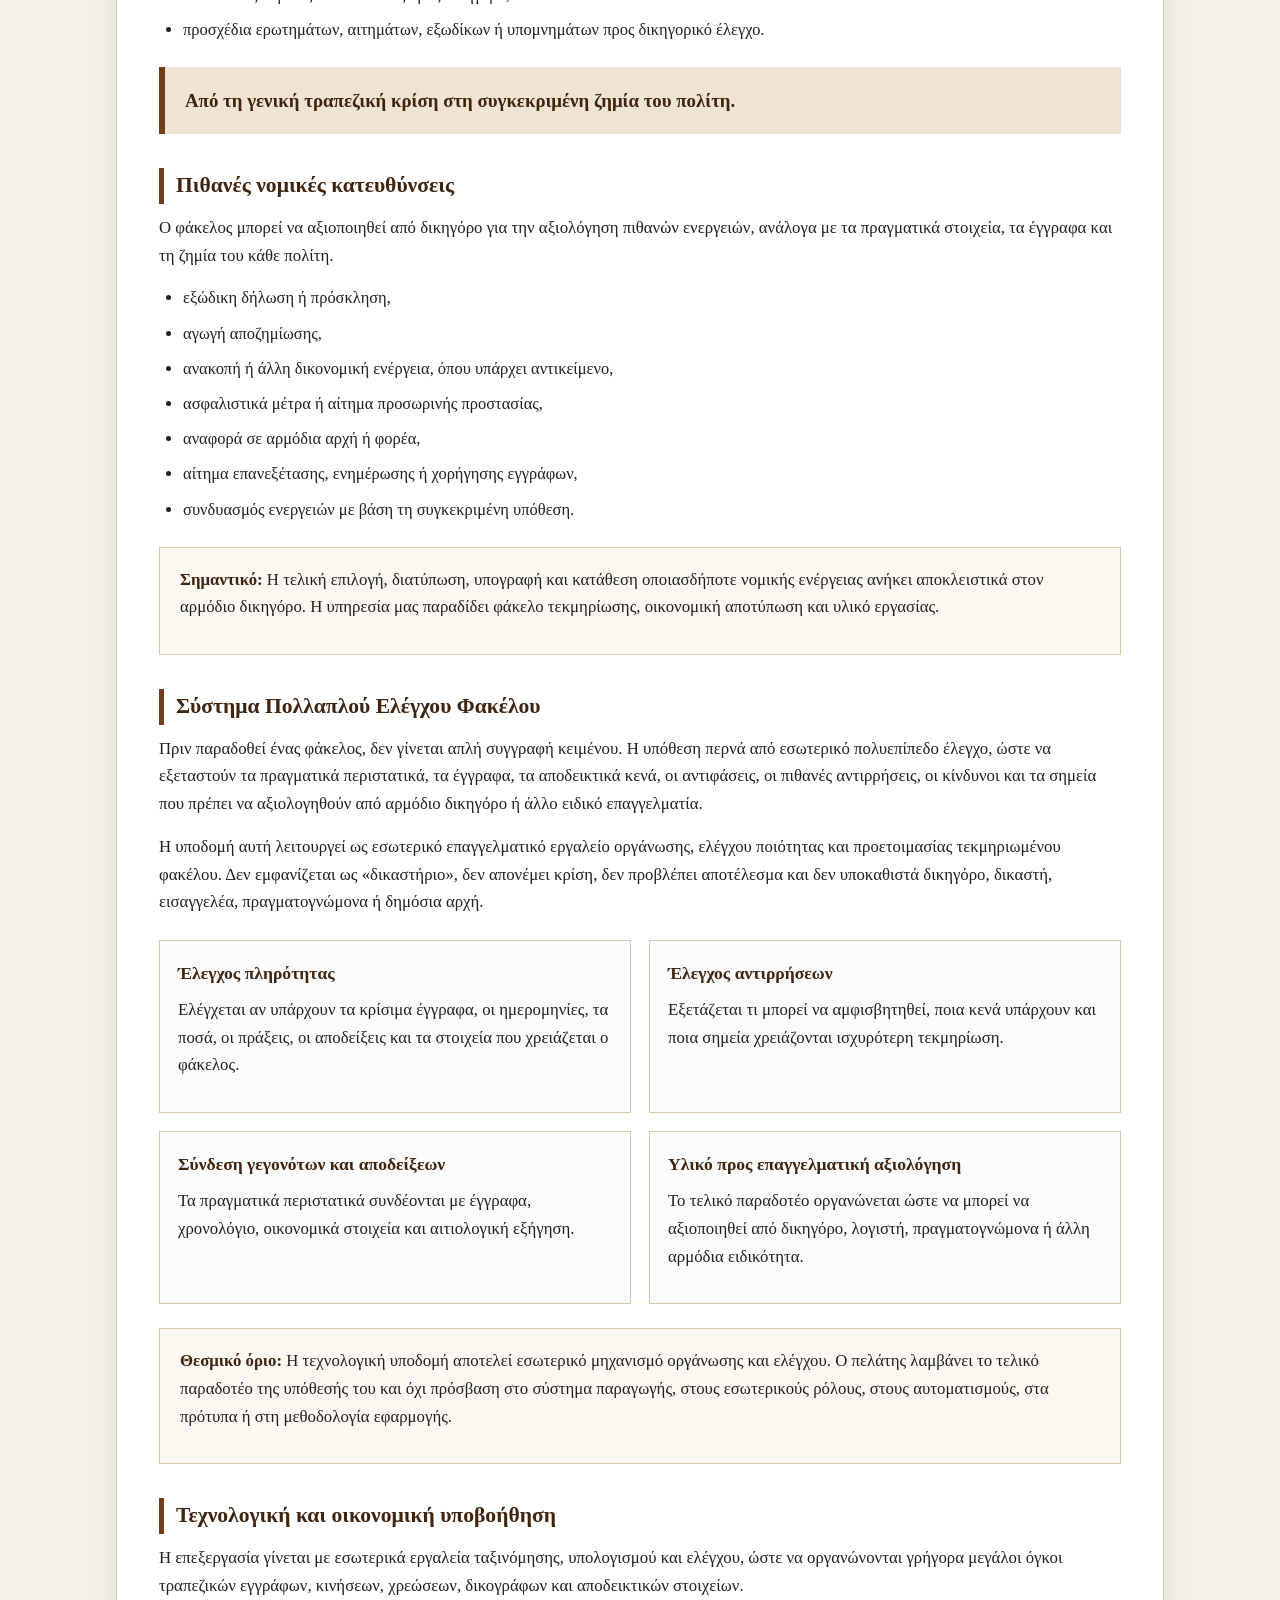
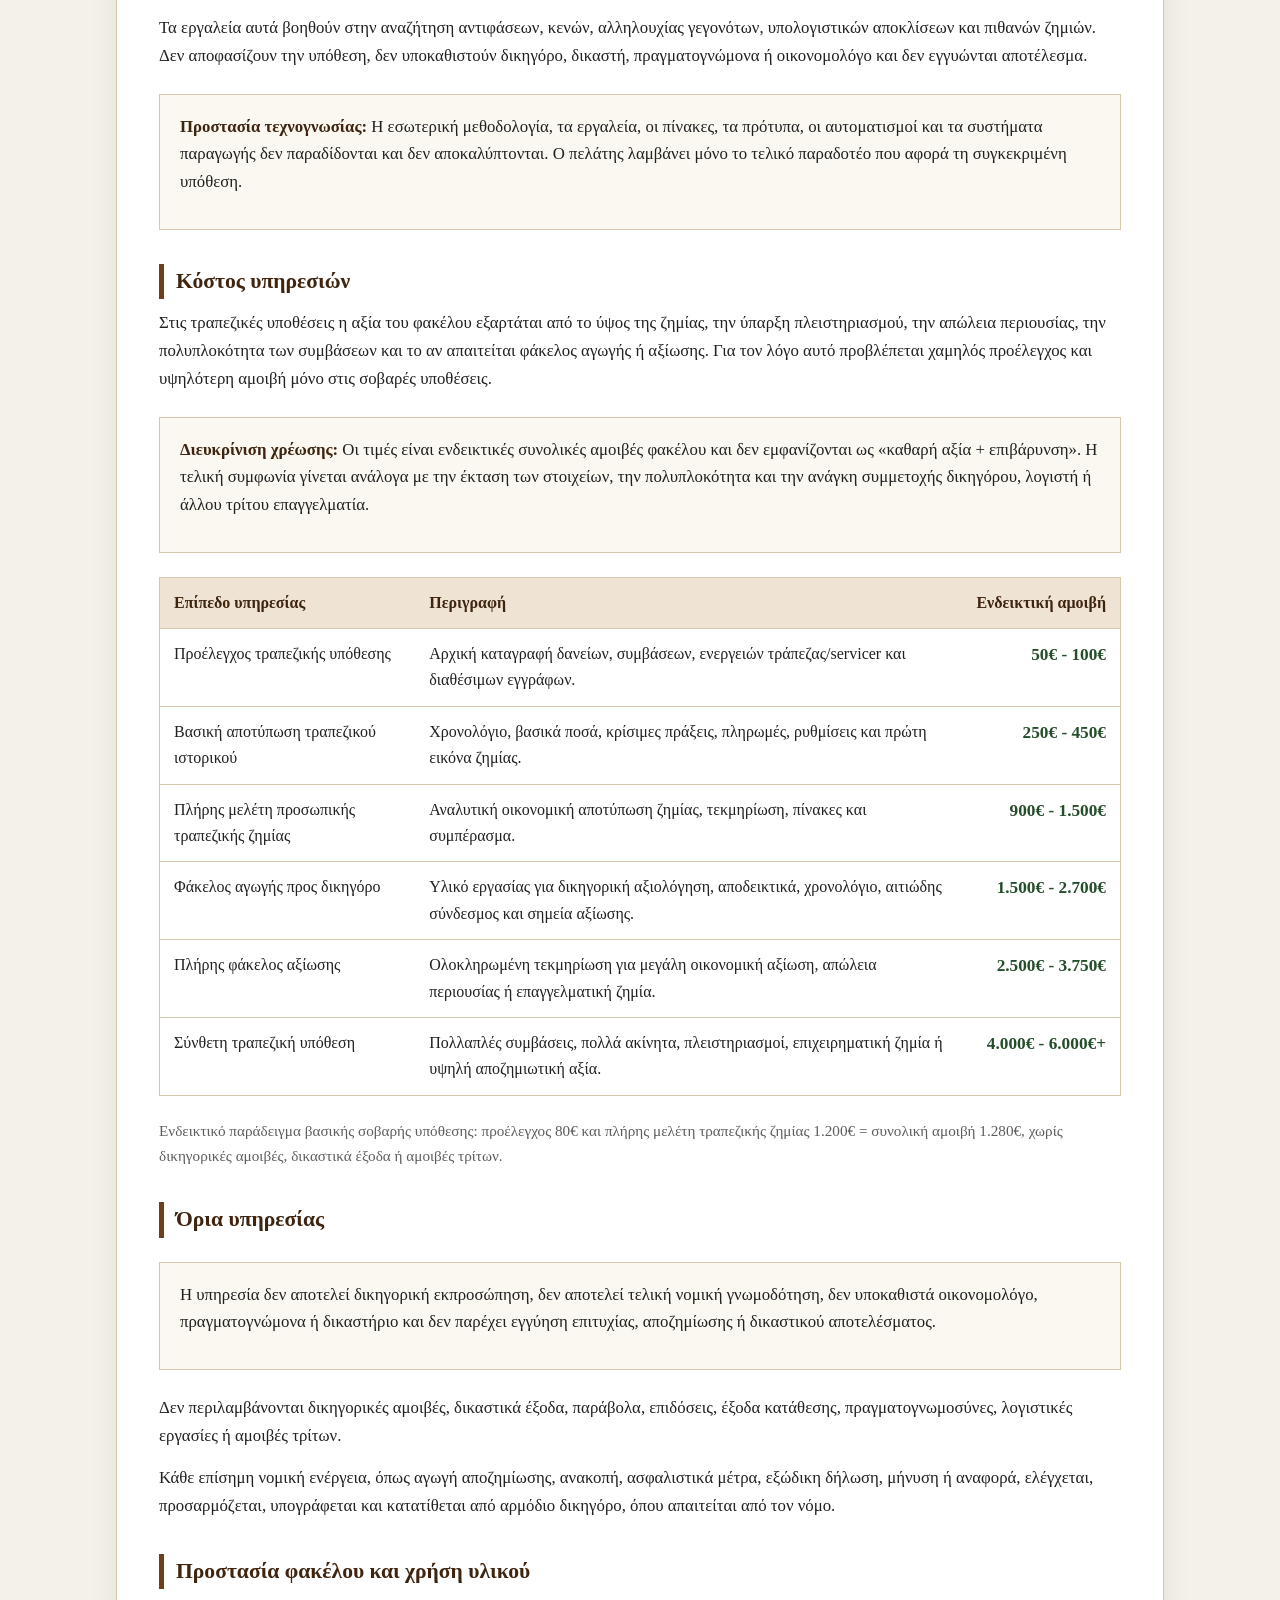
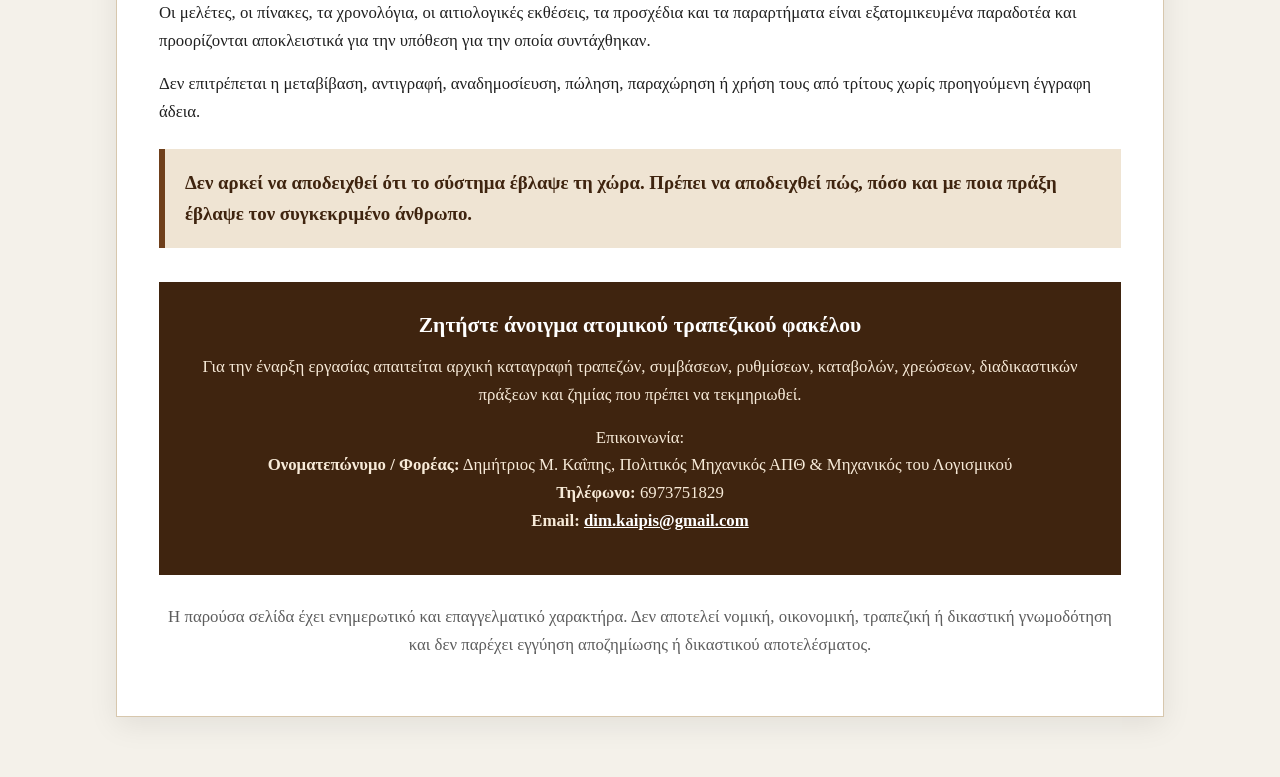
<file: atomikos-fakelos-trapezikis-zimias.html>
<!DOCTYPE html>

<html lang="el">
<head>
<meta charset="utf-8"/>
<meta content="width=device-width, initial-scale=1.0" name="viewport"/>
<title>Ατομικός Φάκελος Τραπεζικής Ζημίας | Μελέτη και Φάκελος Αγωγής</title>
<meta content="Ατομικός Φάκελος Τραπεζικής Ζημίας: εξατομικευμένη μελέτη ζημίας από τραπεζικές, δανειακές ή διαχειριστικές πρακτικές και προετοιμασία φακέλου προς δικηγόρο για πιθανή αγωγή αποζημίωσης." name="description"/>

<link href="assets/css/dimosia.css" rel="stylesheet"/></head>
<body>
<nav class="topnav" aria-label="Κύρια πλοήγηση">
  <a class="nav-brand" href="index.html">ΔΗΜΟΣΙΑ</a>
  <div class="nav-links">
    <a href="index.html" data-page="index">Αρχική</a>
    <a href="elaxisto-kostos-diaviosis.html" data-page="elaxisto-kostos-diaviosis">Ελάχιστο Κόστος</a>
    <a href="methodologies-tornado-monte-carlo.html" data-page="methodologies">Μεθοδολογίες</a>
    <a href="mouseio14.html" data-page="mouseio14">Μουσείο 14</a>
    <a href="meleti-zimias.html" data-page="meleti-zimias">Μελέτη Ζημίας</a>
    <a href="fakelos-koinonikis-prostasias.html" data-page="fakelos-koinonikis-prostasias">Κοινωνική Προστασία</a>
    <a href="atomikos-fakelos-trapezikis-zimias.html" data-page="atomikos-fakelos-trapezikis-zimias" class="active">Τραπεζική Ζημία</a>
  </div>
</nav>

<main class="page">
<article class="card">
<header>
<div class="eyebrow">Ατομική μελέτη τραπεζικής ζημίας</div>
<h1>Ατομικός Φάκελος Τραπεζικής Ζημίας</h1>
<p class="lead">
          Μετατρέπουμε το γενικό τραπεζικό υπόβαθρο σε εξατομικευμένη μελέτη ζημίας,
          ώστε ο δικηγόρος να μπορεί να αξιολογήσει πιθανή αγωγή αποζημίωσης ή άλλη νόμιμη ενέργεια.
        </p>
</header>
<section>
<p>
          Τα τελευταία χρόνια έχουν αναδειχθεί, μέσα από δημόσια δικόγραφα, έρευνες,
          δικαστικές αποφάσεις, συλλογικές πρωτοβουλίες και παρεμβάσεις φορέων,
          σοβαρά ζητήματα γύρω από τραπεζικές πρακτικές, δανειακές συμβάσεις,
          χρεώσεις, ρυθμίσεις, μεταβιβάσεις απαιτήσεων, servicers, funds και πλειστηριασμούς.
        </p>
<p>
          Το γενικό αυτό υλικό μπορεί να είναι πολύτιμο ως υπόβαθρο. Όμως δεν αρκεί από μόνο του
          για την ατομική αποζημίωση κάθε πολίτη. Κάθε άνθρωπος πρέπει να αποδείξει τη δική του
          συγκεκριμένη ζημία, το δικό του δανειακό ιστορικό, τις δικές του πληρωμές, τις δικές του
          απώλειες και την αιτιώδη σύνδεση με συγκεκριμένες πράξεις ή παραλείψεις.
        </p>
<div class="quote">
          Η ομαδική υπόθεση δείχνει το γενικό πρόβλημα. Η ατομική αγωγή χρειάζεται τη συγκεκριμένη ζημία του κάθε ανθρώπου.
        </div>
<p>
          Η υπηρεσία αυτή δεν αντικαθιστά συλλογικές πρωτοβουλίες, ενώσεις καταναλωτών,
          ομαδικές αγωγές ή δημόσια δικόγραφα άλλων φορέων. Λειτουργεί συμπληρωματικά
          και εξατομικευμένα, οργανώνοντας τον προσωπικό τραπεζικό φάκελο του πολίτη
          προς αξιολόγηση από αρμόδιο δικηγόρο.
        </p>
</section>
<section>
<h2>Η βασική θέση</h2>
<p>
          Δεν μεταφέρουμε απλώς μία συλλογική καταγγελία στον πολίτη.
          Μετατρέπουμε το γενικό τραπεζικό υπόβαθρο σε ατομικό φάκελο ζημίας.
        </p>
<p>
          Ο πολίτης δεν αρκεί να πει ότι βλάφθηκε από το τραπεζικό σύστημα.
          Πρέπει να αποδείξει με έγγραφα, αριθμούς και γεγονότα:
        </p>
<ul>
<li>ποια σύμβαση ή ποιες συμβάσεις είχε,</li>
<li>τι ποσά έλαβε και τι ποσά κατέβαλε,</li>
<li>ποιες χρεώσεις, τόκοι, ρυθμίσεις ή επιβαρύνσεις εμφανίστηκαν,</li>
<li>αν υπήρξαν καταγγελίες, διαταγές πληρωμής, ανακοπές, πλειστηριασμοί ή εξώδικα,</li>
<li>τι έχασε μέχρι σήμερα,</li>
<li>τι κινδυνεύει να χάσει στο μέλλον,</li>
<li>ποια είναι η περιουσιακή, επαγγελματική, οικογενειακή ή ηθική του βλάβη,</li>
<li>και πώς συνδέεται η ζημία του με συγκεκριμένες πράξεις, παραλείψεις ή πρακτικές.</li>
</ul>
<div class="notice">
<p>
<strong>Νομικά κρίσιμο:</strong>
            Κάθε αξίωση κατά τράπεζας, τραπεζικού στελέχους, servicer, fund ή άλλου εμπλεκόμενου
            φορέα πρέπει να ελέγχεται εξατομικευμένα, με βάση τα έγγραφα, τις συμβάσεις,
            τις πράξεις, τις χρεώσεις, τις μεταβιβάσεις, τη ζημία και την αιτιώδη σύνδεση.
          </p>
</div>
</section>
<section>
<h2>Ποιες ζημίες μπορεί να εξεταστούν</h2>
<p>
          Η ατομική μελέτη μπορεί να εξετάσει διαφορετικές μορφές τραπεζικής ή δανειακής ζημίας,
          ανάλογα με το ιστορικό του πολίτη και τα έγγραφα που υπάρχουν.
        </p>
<div class="grid">
<div class="box">
<h3>Οικονομική ζημία</h3>
<p>
              Καταβολές, τόκοι, χρεώσεις, προσαυξήσεις, έξοδα, επιβαρύνσεις ρυθμίσεων,
              απώλεια ρευστότητας ή οικονομική εξάντληση.
            </p>
</div>
<div class="box">
<h3>Περιουσιακή ζημία</h3>
<p>
              Απώλεια ή κίνδυνος απώλειας κατοικίας, οικοπέδου, επιχείρησης, επαγγελματικού χώρου
              ή άλλου περιουσιακού στοιχείου.
            </p>
</div>
<div class="box">
<h3>Επαγγελματική ζημία</h3>
<p>
              Βλάβη επιχείρησης, αδυναμία χρηματοδότησης, απώλεια εργασιών, διακοπή δραστηριότητας
              ή μείωση επαγγελματικής δυνατότητας.
            </p>
</div>
<div class="box">
<h3>Ηθική και κοινωνική βλάβη</h3>
<p>
              Ψυχική ταλαιπωρία, οικογενειακή πίεση, απειλή έξωσης, κοινωνική απαξίωση,
              απώλεια αξιοπρέπειας ή διατάραξη καθημερινής ζωής, προς αξιολόγηση από δικηγόρο.
            </p>
</div>
</div>
</section>
<section>
<h2>Τι οργανώνεται στον ατομικό φάκελο</h2>
<p>
          Ο φάκελος δεν περιορίζεται σε μία απλή περιγραφή. Οργανώνει τα στοιχεία που χρειάζονται
          για να μπορέσει δικηγόρος, οικονομικός σύμβουλος ή πραγματογνώμονας να εξετάσει σοβαρά
          την υπόθεση.
        </p>
<ul>
<li>δανειακές συμβάσεις και πρόσθετες πράξεις,</li>
<li>ρυθμίσεις, αναχρηματοδοτήσεις και συμβιβαστικές προτάσεις,</li>
<li>καρτέλες δανείων, κινήσεις λογαριασμών, καταβολές και υπόλοιπα,</li>
<li>εξώδικα, καταγγελίες, διαταγές πληρωμής και ανακοπές,</li>
<li>έγγραφα μεταβίβασης ή διαχείρισης απαίτησης, όπου υπάρχουν,</li>
<li>έγγραφα servicers, funds ή εισπρακτικών εταιρειών,</li>
<li>έγγραφα πλειστηριασμού ή απειλής πλειστηριασμού,</li>
<li>αποδεικτικά ζημίας, πληρωμών, απώλειας εισοδήματος ή περιουσίας,</li>
<li>προσωπικό και οικογενειακό ιστορικό οικονομικής επιβάρυνσης.</li>
</ul>
</section>
<section>
<h2>Στάδια εργασίας</h2>
<div class="steps">
<div class="step">
<h3>Είσοδος τραπεζικού φακέλου</h3>
<p>
              Καταγράφεται το ιστορικό, οι τράπεζες ή φορείς, οι συμβάσεις,
              τα διαθέσιμα έγγραφα και ο σκοπός της πιθανής ενέργειας.
            </p>
</div>
<div class="step">
<h3>Ατομικό τραπεζικό ιστορικό</h3>
<p>
              Ταξινομούνται συμβάσεις, καταβολές, χρεώσεις, τόκοι, ρυθμίσεις,
              καταγγελίες, servicers, funds και διαδικαστικές πράξεις.
            </p>
</div>
<div class="step">
<h3>Μελέτη ζημίας</h3>
<p>
              Υπολογίζεται η προσωπική ζημία μέχρι σήμερα και εξετάζεται πιθανή
              διαρκής ή μελλοντική ζημία.
            </p>
</div>
<div class="step">
<h3>Φάκελος προς δικηγόρο</h3>
<p>
              Παραδίδεται υλικό εργασίας με χρονολόγιο, πίνακες, συμπεράσματα,
              ερωτήματα και προτεινόμενες κατευθύνσεις προς δικηγορική αξιολόγηση.
            </p>
</div>
</div>
</section>
<section>
<h2>Τι παραδίδεται</h2>
<p>
          Ανάλογα με το επίπεδο υπηρεσίας, ο ατομικός φάκελος μπορεί να περιλαμβάνει:
        </p>
<ul>
<li>χρονολόγιο τραπεζικής υπόθεσης,</li>
<li>πίνακα δανειακών συμβάσεων και ρυθμίσεων,</li>
<li>πίνακα καταβολών, χρεώσεων, τόκων και εξόδων,</li>
<li>ανάλυση οικονομικής, περιουσιακής ή επαγγελματικής ζημίας,</li>
<li>εκτίμηση διαρκούς ή μελλοντικής ζημίας,</li>
<li>πίνακα εγγράφων και αποδεικτικών στοιχείων,</li>
<li>τεχνική αιτιολογική έκθεση,</li>
<li>ενδεικτικές νομικές κατευθύνσεις προς δικηγόρο,</li>
<li>προσχέδια ερωτημάτων, αιτημάτων, εξωδίκων ή υπομνημάτων προς δικηγορικό έλεγχο.</li>
</ul>
<div class="quote">
          Από τη γενική τραπεζική κρίση στη συγκεκριμένη ζημία του πολίτη.
        </div>
</section>
<section>
<h2>Πιθανές νομικές κατευθύνσεις</h2>
<p>
          Ο φάκελος μπορεί να αξιοποιηθεί από δικηγόρο για την αξιολόγηση πιθανών ενεργειών,
          ανάλογα με τα πραγματικά στοιχεία, τα έγγραφα και τη ζημία του κάθε πολίτη.
        </p>
<ul>
<li>εξώδικη δήλωση ή πρόσκληση,</li>
<li>αγωγή αποζημίωσης,</li>
<li>ανακοπή ή άλλη δικονομική ενέργεια, όπου υπάρχει αντικείμενο,</li>
<li>ασφαλιστικά μέτρα ή αίτημα προσωρινής προστασίας,</li>
<li>αναφορά σε αρμόδια αρχή ή φορέα,</li>
<li>αίτημα επανεξέτασης, ενημέρωσης ή χορήγησης εγγράφων,</li>
<li>συνδυασμός ενεργειών με βάση τη συγκεκριμένη υπόθεση.</li>
</ul>
<div class="notice">
<p>
<strong>Σημαντικό:</strong>
            Η τελική επιλογή, διατύπωση, υπογραφή και κατάθεση οποιασδήποτε νομικής ενέργειας
            ανήκει αποκλειστικά στον αρμόδιο δικηγόρο. Η υπηρεσία μας παραδίδει φάκελο τεκμηρίωσης,
            οικονομική αποτύπωση και υλικό εργασίας.
          </p>
</div>
</section>

<section>
  <h2>Σύστημα Πολλαπλού Ελέγχου Φακέλου</h2>
  <p>Πριν παραδοθεί ένας φάκελος, δεν γίνεται απλή συγγραφή κειμένου. Η υπόθεση περνά από εσωτερικό πολυεπίπεδο έλεγχο, ώστε να εξεταστούν τα πραγματικά περιστατικά, τα έγγραφα, τα αποδεικτικά κενά, οι αντιφάσεις, οι πιθανές αντιρρήσεις, οι κίνδυνοι και τα σημεία που πρέπει να αξιολογηθούν από αρμόδιο δικηγόρο ή άλλο ειδικό επαγγελματία.</p>
  <p>Η υποδομή αυτή λειτουργεί ως εσωτερικό επαγγελματικό εργαλείο οργάνωσης, ελέγχου ποιότητας και προετοιμασίας τεκμηριωμένου φακέλου. Δεν εμφανίζεται ως «δικαστήριο», δεν απονέμει κρίση, δεν προβλέπει αποτέλεσμα και δεν υποκαθιστά δικηγόρο, δικαστή, εισαγγελέα, πραγματογνώμονα ή δημόσια αρχή.</p>
  <div class="grid">
    <div class="box"><h3>Έλεγχος πληρότητας</h3><p>Ελέγχεται αν υπάρχουν τα κρίσιμα έγγραφα, οι ημερομηνίες, τα ποσά, οι πράξεις, οι αποδείξεις και τα στοιχεία που χρειάζεται ο φάκελος.</p></div>
    <div class="box"><h3>Έλεγχος αντιρρήσεων</h3><p>Εξετάζεται τι μπορεί να αμφισβητηθεί, ποια κενά υπάρχουν και ποια σημεία χρειάζονται ισχυρότερη τεκμηρίωση.</p></div>
    <div class="box"><h3>Σύνδεση γεγονότων και αποδείξεων</h3><p>Τα πραγματικά περιστατικά συνδέονται με έγγραφα, χρονολόγιο, οικονομικά στοιχεία και αιτιολογική εξήγηση.</p></div>
    <div class="box"><h3>Υλικό προς επαγγελματική αξιολόγηση</h3><p>Το τελικό παραδοτέο οργανώνεται ώστε να μπορεί να αξιοποιηθεί από δικηγόρο, λογιστή, πραγματογνώμονα ή άλλη αρμόδια ειδικότητα.</p></div>
  </div>
  <div class="notice"><p><strong>Θεσμικό όριο:</strong> Η τεχνολογική υποδομή αποτελεί εσωτερικό μηχανισμό οργάνωσης και ελέγχου. Ο πελάτης λαμβάνει το τελικό παραδοτέο της υπόθεσής του και όχι πρόσβαση στο σύστημα παραγωγής, στους εσωτερικούς ρόλους, στους αυτοματισμούς, στα πρότυπα ή στη μεθοδολογία εφαρμογής.</p></div>
</section>
<section>
<h2>Τεχνολογική και οικονομική υποβοήθηση</h2>
<p>
          Η επεξεργασία γίνεται με εσωτερικά εργαλεία ταξινόμησης, υπολογισμού και ελέγχου,
          ώστε να οργανώνονται γρήγορα μεγάλοι όγκοι τραπεζικών εγγράφων, κινήσεων,
          χρεώσεων, δικογράφων και αποδεικτικών στοιχείων.
        </p>
<p>
          Τα εργαλεία αυτά βοηθούν στην αναζήτηση αντιφάσεων, κενών, αλληλουχίας γεγονότων,
          υπολογιστικών αποκλίσεων και πιθανών ζημιών. Δεν αποφασίζουν την υπόθεση,
          δεν υποκαθιστούν δικηγόρο, δικαστή, πραγματογνώμονα ή οικονομολόγο και δεν εγγυώνται αποτέλεσμα.
        </p>
<div class="notice">
<p>
<strong>Προστασία τεχνογνωσίας:</strong>
            Η εσωτερική μεθοδολογία, τα εργαλεία, οι πίνακες, τα πρότυπα, οι αυτοματισμοί
            και τα συστήματα παραγωγής δεν παραδίδονται και δεν αποκαλύπτονται.
            Ο πελάτης λαμβάνει μόνο το τελικό παραδοτέο που αφορά τη συγκεκριμένη υπόθεση.
          </p>
</div>
</section>
<section>
        <h2>Κόστος υπηρεσιών</h2>
        <p>Στις τραπεζικές υποθέσεις η αξία του φακέλου εξαρτάται από το ύψος της ζημίας, την ύπαρξη πλειστηριασμού, την απώλεια περιουσίας, την πολυπλοκότητα των συμβάσεων και το αν απαιτείται φάκελος αγωγής ή αξίωσης. Για τον λόγο αυτό προβλέπεται χαμηλός προέλεγχος και υψηλότερη αμοιβή μόνο στις σοβαρές υποθέσεις.</p>
        <div class="notice"><p><strong>Διευκρίνιση χρέωσης:</strong> Οι τιμές είναι ενδεικτικές συνολικές αμοιβές φακέλου και δεν εμφανίζονται ως «καθαρή αξία + επιβάρυνση». Η τελική συμφωνία γίνεται ανάλογα με την έκταση των στοιχείων, την πολυπλοκότητα και την ανάγκη συμμετοχής δικηγόρου, λογιστή ή άλλου τρίτου επαγγελματία.</p></div>
        <div class="pricing-wrap">
          <table>
            <thead><tr><th>Επίπεδο υπηρεσίας</th><th>Περιγραφή</th><th class="price">Ενδεικτική αμοιβή</th></tr></thead>
            <tbody>
              <tr><td>Προέλεγχος τραπεζικής υπόθεσης</td><td>Αρχική καταγραφή δανείων, συμβάσεων, ενεργειών τράπεζας/servicer και διαθέσιμων εγγράφων.</td><td class="price total">50€ - 100€</td></tr>
              <tr><td>Βασική αποτύπωση τραπεζικού ιστορικού</td><td>Χρονολόγιο, βασικά ποσά, κρίσιμες πράξεις, πληρωμές, ρυθμίσεις και πρώτη εικόνα ζημίας.</td><td class="price total">250€ - 450€</td></tr>
              <tr><td>Πλήρης μελέτη προσωπικής τραπεζικής ζημίας</td><td>Αναλυτική οικονομική αποτύπωση ζημίας, τεκμηρίωση, πίνακες και συμπέρασμα.</td><td class="price total">900€ - 1.500€</td></tr>
              <tr><td>Φάκελος αγωγής προς δικηγόρο</td><td>Υλικό εργασίας για δικηγορική αξιολόγηση, αποδεικτικά, χρονολόγιο, αιτιώδης σύνδεσμος και σημεία αξίωσης.</td><td class="price total">1.500€ - 2.700€</td></tr>
              <tr><td>Πλήρης φάκελος αξίωσης</td><td>Ολοκληρωμένη τεκμηρίωση για μεγάλη οικονομική αξίωση, απώλεια περιουσίας ή επαγγελματική ζημία.</td><td class="price total">2.500€ - 3.750€</td></tr>
              <tr><td>Σύνθετη τραπεζική υπόθεση</td><td>Πολλαπλές συμβάσεις, πολλά ακίνητα, πλειστηριασμοί, επιχειρηματική ζημία ή υψηλή αποζημιωτική αξία.</td><td class="price total">4.000€ - 6.000€+</td></tr>
            </tbody>
          </table>
        </div>
        <p class="small">Ενδεικτικό παράδειγμα βασικής σοβαρής υπόθεσης: προέλεγχος 80€ και πλήρης μελέτη τραπεζικής ζημίας 1.200€ = συνολική αμοιβή 1.280€, χωρίς δικηγορικές αμοιβές, δικαστικά έξοδα ή αμοιβές τρίτων.</p>
      </section>
<section>
<h2>Όρια υπηρεσίας</h2>
<div class="notice">
<p>
            Η υπηρεσία δεν αποτελεί δικηγορική εκπροσώπηση, δεν αποτελεί τελική νομική γνωμοδότηση,
            δεν υποκαθιστά οικονομολόγο, πραγματογνώμονα ή δικαστήριο και δεν παρέχει εγγύηση
            επιτυχίας, αποζημίωσης ή δικαστικού αποτελέσματος.
          </p>
</div>
<p>
          Δεν περιλαμβάνονται δικηγορικές αμοιβές, δικαστικά έξοδα, παράβολα, επιδόσεις,
          έξοδα κατάθεσης, πραγματογνωμοσύνες, λογιστικές εργασίες ή αμοιβές τρίτων.
        </p>
<p>
          Κάθε επίσημη νομική ενέργεια, όπως αγωγή αποζημίωσης, ανακοπή, ασφαλιστικά μέτρα,
          εξώδικη δήλωση, μήνυση ή αναφορά, ελέγχεται, προσαρμόζεται, υπογράφεται και κατατίθεται
          από αρμόδιο δικηγόρο, όπου απαιτείται από τον νόμο.
        </p>
</section>
<section>
<h2>Προστασία φακέλου και χρήση υλικού</h2>
<p>
          Οι μελέτες, οι πίνακες, τα χρονολόγια, οι αιτιολογικές εκθέσεις, τα προσχέδια
          και τα παραρτήματα είναι εξατομικευμένα παραδοτέα και προορίζονται αποκλειστικά
          για την υπόθεση για την οποία συντάχθηκαν.
        </p>
<p>
          Δεν επιτρέπεται η μεταβίβαση, αντιγραφή, αναδημοσίευση, πώληση, παραχώρηση
          ή χρήση τους από τρίτους χωρίς προηγούμενη έγγραφη άδεια.
        </p>
<div class="quote">
          Δεν αρκεί να αποδειχθεί ότι το σύστημα έβλαψε τη χώρα.
          Πρέπει να αποδειχθεί πώς, πόσο και με ποια πράξη έβλαψε τον συγκεκριμένο άνθρωπο.
        </div>
</section>
<section class="cta">
<h2>Ζητήστε άνοιγμα ατομικού τραπεζικού φακέλου</h2>
<p>
          Για την έναρξη εργασίας απαιτείται αρχική καταγραφή τραπεζών, συμβάσεων,
          ρυθμίσεων, καταβολών, χρεώσεων, διαδικαστικών πράξεων και ζημίας που πρέπει να τεκμηριωθεί.
        </p>
<div class="contact">
<p>
            Επικοινωνία:
            <br/>
<strong>Ονοματεπώνυμο / Φορέας:</strong> Δημήτριος Μ. Καΐπης, Πολιτικός Μηχανικός ΑΠΘ & Μηχανικός του Λογισμικού
            <br/>
<strong>Τηλέφωνο:</strong> 6973751829
            <br/>
<strong>Email:</strong> <a href="mailto:dim.kaipis@gmail.com">dim.kaipis@gmail.com</a>
</p>
</div>
</section>
<footer>
<p>
          Η παρούσα σελίδα έχει ενημερωτικό και επαγγελματικό χαρακτήρα.
          Δεν αποτελεί νομική, οικονομική, τραπεζική ή δικαστική γνωμοδότηση και δεν παρέχει
          εγγύηση αποζημίωσης ή δικαστικού αποτελέσματος.
        </p>
</footer>
</article>
</main>
</body>
</html>
</file>
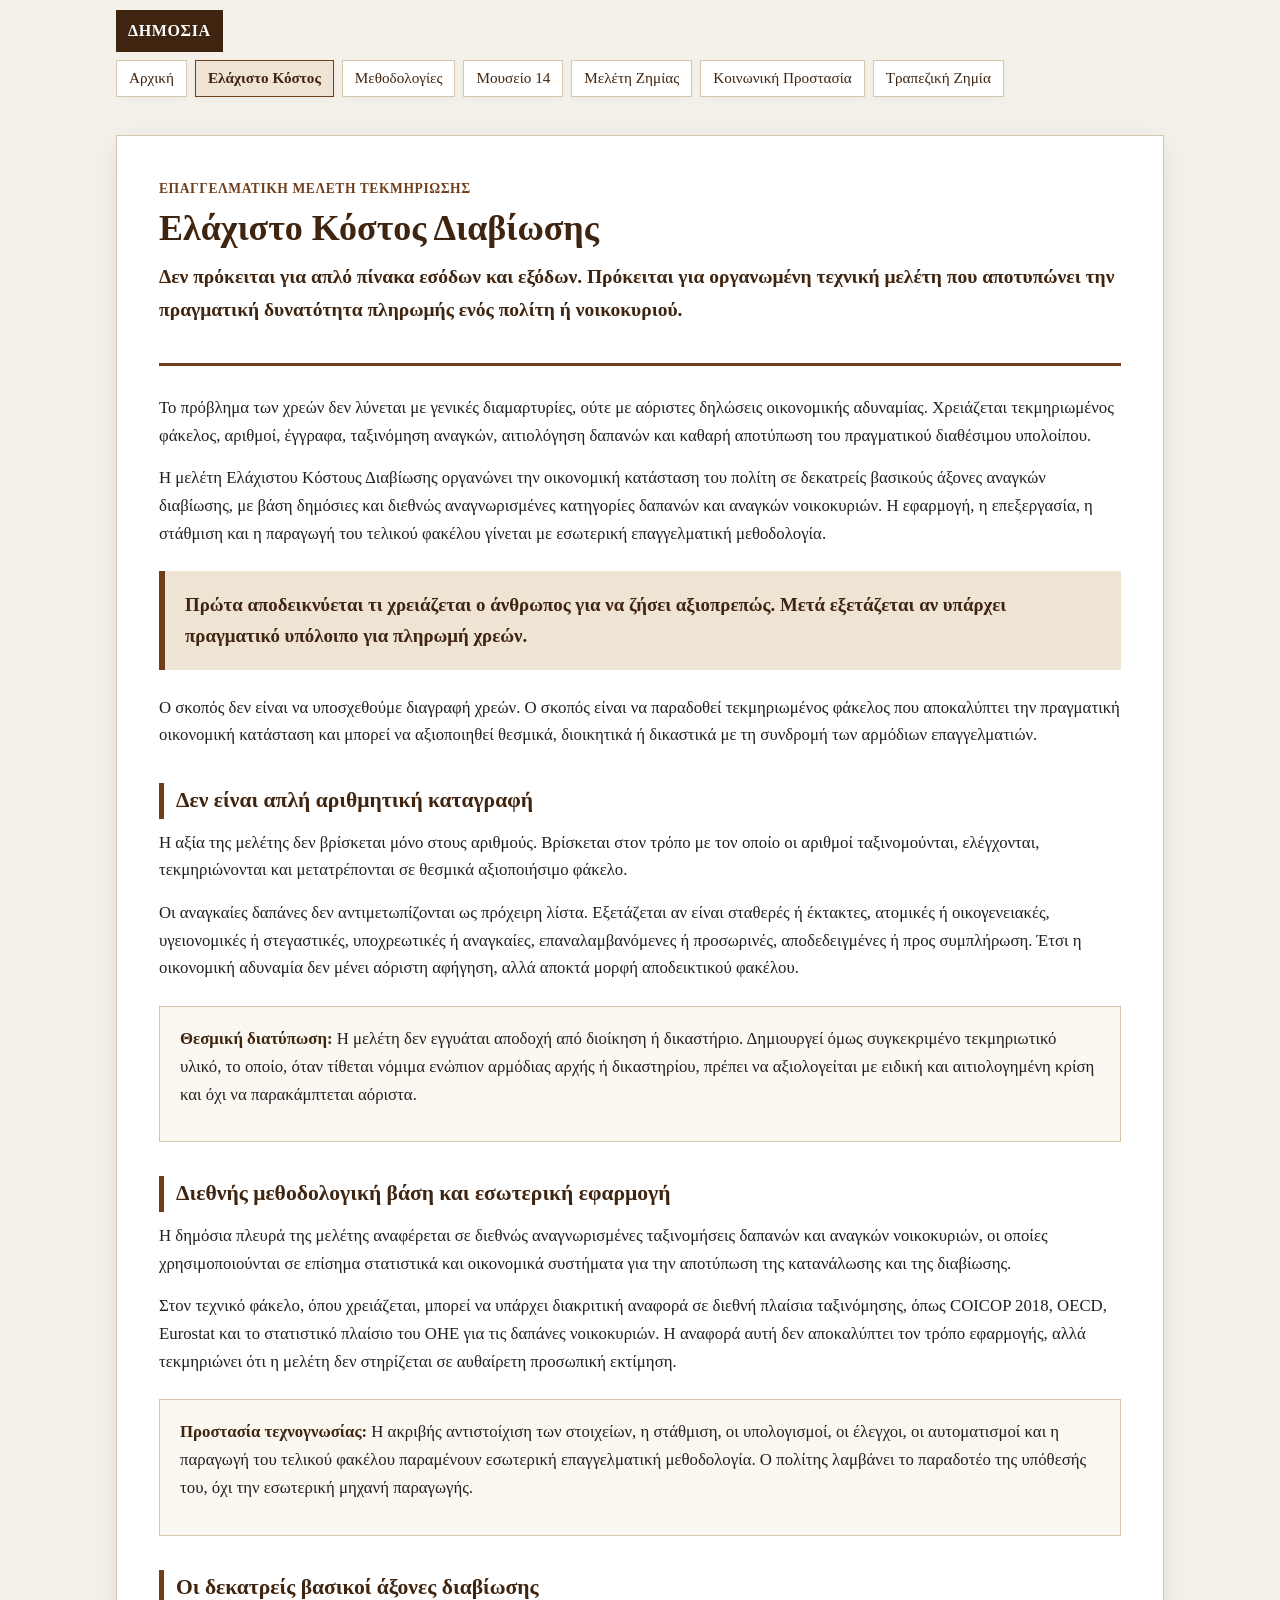
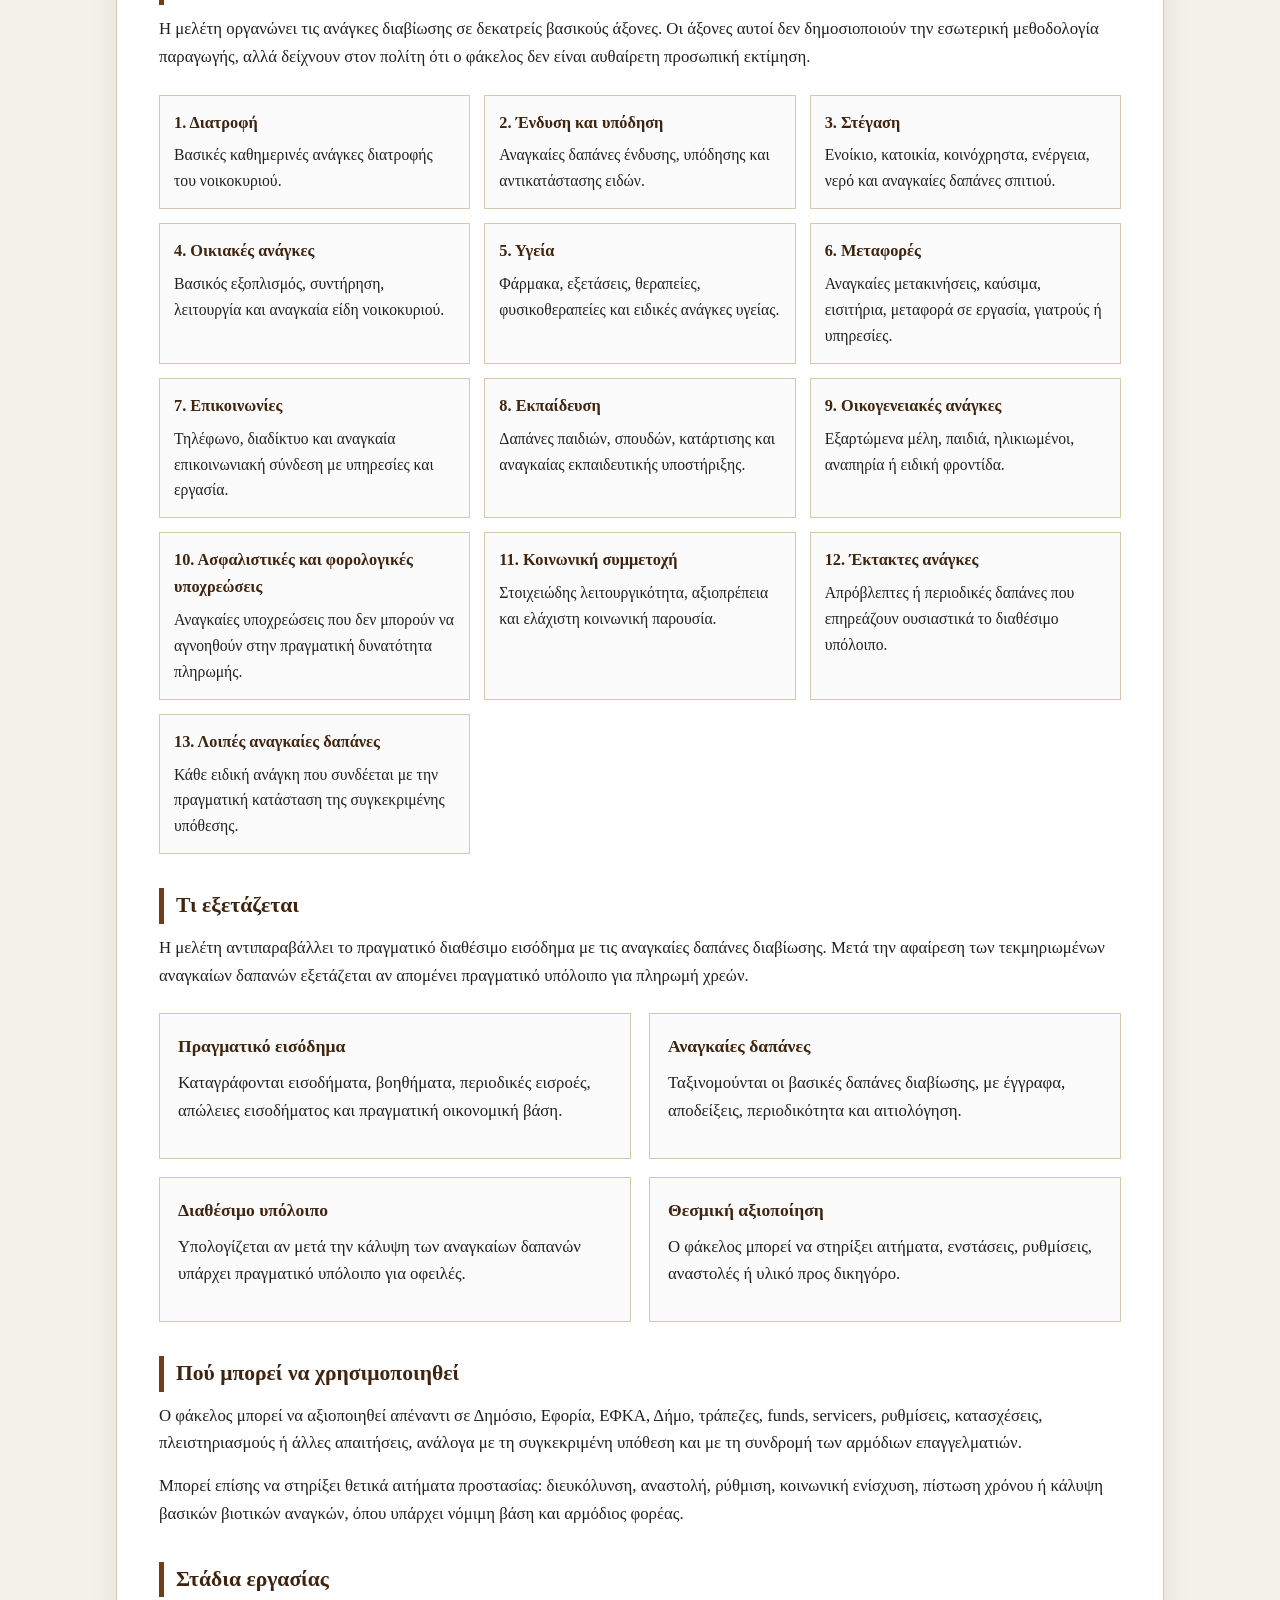
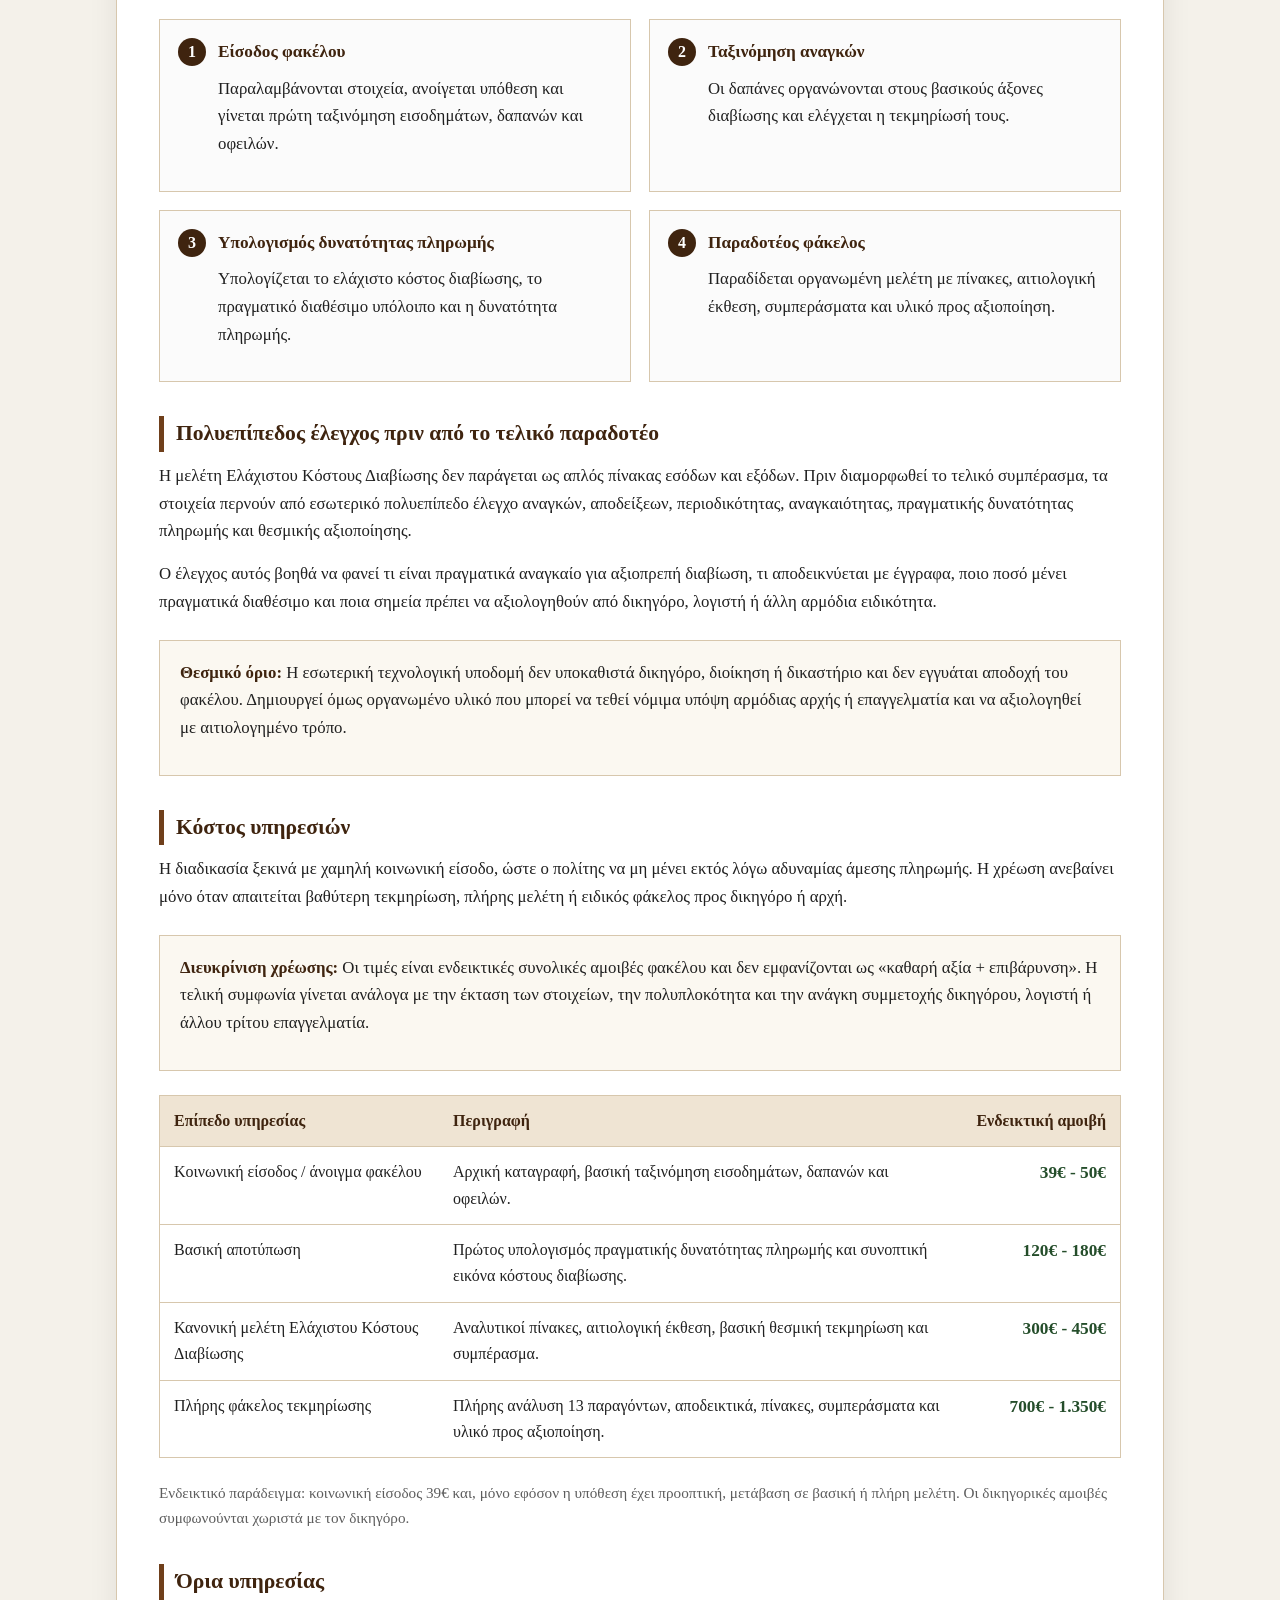
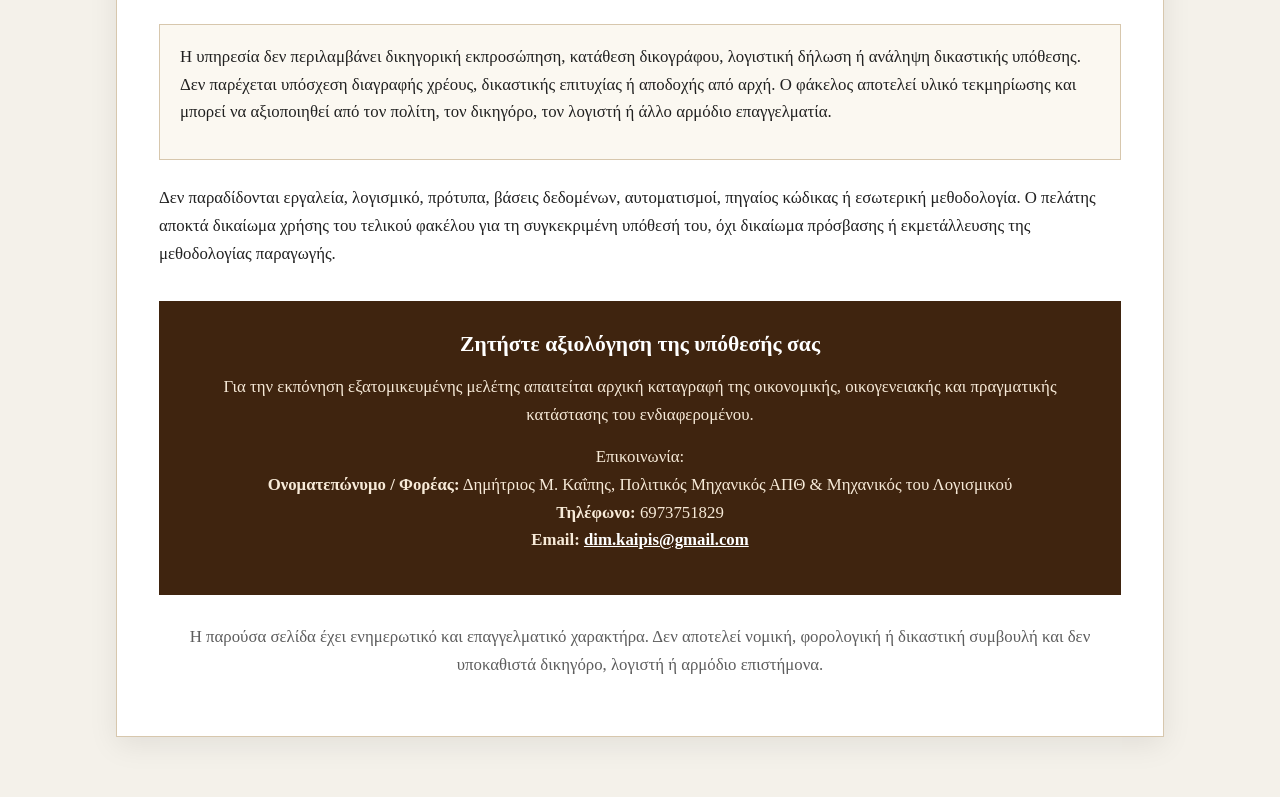
<file: elaxisto-kostos-diaviosis.html>
<!DOCTYPE html>
<html lang="el">
<head>
  <meta charset="UTF-8">
  <meta name="viewport" content="width=device-width, initial-scale=1.0">
  <title>Ελάχιστο Κόστος Διαβίωσης | Επαγγελματική Μελέτη Τεκμηρίωσης</title>
  <meta name="description" content="Επαγγελματική μελέτη τεκμηρίωσης ελάχιστου κόστους διαβίωσης, πραγματικής δυνατότητας πληρωμής και φακέλου προς αξιοποίηση από πολίτη, δικηγόρο, λογιστή ή αρμόδιο επαγγελματία.">
  <link rel="stylesheet" href="assets/css/dimosia.css">
</head>
<body>
<nav class="topnav" aria-label="Κύρια πλοήγηση">
  <a class="nav-brand" href="index.html">ΔΗΜΟΣΙΑ</a>
  <div class="nav-links">
    <a href="index.html" data-page="index">Αρχική</a>
    <a href="elaxisto-kostos-diaviosis.html" data-page="elaxisto-kostos-diaviosis" class="active">Ελάχιστο Κόστος</a>
    <a href="methodologies-tornado-monte-carlo.html" data-page="methodologies">Μεθοδολογίες</a>
    <a href="mouseio14.html" data-page="mouseio14">Μουσείο 14</a>
    <a href="meleti-zimias.html" data-page="meleti-zimias">Μελέτη Ζημίας</a>
    <a href="fakelos-koinonikis-prostasias.html" data-page="fakelos-koinonikis-prostasias">Κοινωνική Προστασία</a>
    <a href="atomikos-fakelos-trapezikis-zimias.html" data-page="atomikos-fakelos-trapezikis-zimias">Τραπεζική Ζημία</a>
  </div>
</nav>

  <main class="page">
    <article class="card">
      <header>
        <div class="eyebrow">Επαγγελματική μελέτη τεκμηρίωσης</div>
        <h1>Ελάχιστο Κόστος Διαβίωσης</h1>
        <p class="lead">Δεν πρόκειται για απλό πίνακα εσόδων και εξόδων. Πρόκειται για οργανωμένη τεχνική μελέτη που αποτυπώνει την πραγματική δυνατότητα πληρωμής ενός πολίτη ή νοικοκυριού.</p>
      </header>

      <section>
        <p>Το πρόβλημα των χρεών δεν λύνεται με γενικές διαμαρτυρίες, ούτε με αόριστες δηλώσεις οικονομικής αδυναμίας. Χρειάζεται τεκμηριωμένος φάκελος, αριθμοί, έγγραφα, ταξινόμηση αναγκών, αιτιολόγηση δαπανών και καθαρή αποτύπωση του πραγματικού διαθέσιμου υπολοίπου.</p>
        <p>Η μελέτη Ελάχιστου Κόστους Διαβίωσης οργανώνει την οικονομική κατάσταση του πολίτη σε δεκατρείς βασικούς άξονες αναγκών διαβίωσης, με βάση δημόσιες και διεθνώς αναγνωρισμένες κατηγορίες δαπανών και αναγκών νοικοκυριών. Η εφαρμογή, η επεξεργασία, η στάθμιση και η παραγωγή του τελικού φακέλου γίνεται με εσωτερική επαγγελματική μεθοδολογία.</p>
        <div class="quote">Πρώτα αποδεικνύεται τι χρειάζεται ο άνθρωπος για να ζήσει αξιοπρεπώς. Μετά εξετάζεται αν υπάρχει πραγματικό υπόλοιπο για πληρωμή χρεών.</div>
        <p>Ο σκοπός δεν είναι να υποσχεθούμε διαγραφή χρεών. Ο σκοπός είναι να παραδοθεί τεκμηριωμένος φάκελος που αποκαλύπτει την πραγματική οικονομική κατάσταση και μπορεί να αξιοποιηθεί θεσμικά, διοικητικά ή δικαστικά με τη συνδρομή των αρμόδιων επαγγελματιών.</p>
      </section>

      <section>
        <h2>Δεν είναι απλή αριθμητική καταγραφή</h2>
        <p>Η αξία της μελέτης δεν βρίσκεται μόνο στους αριθμούς. Βρίσκεται στον τρόπο με τον οποίο οι αριθμοί ταξινομούνται, ελέγχονται, τεκμηριώνονται και μετατρέπονται σε θεσμικά αξιοποιήσιμο φάκελο.</p>
        <p>Οι αναγκαίες δαπάνες δεν αντιμετωπίζονται ως πρόχειρη λίστα. Εξετάζεται αν είναι σταθερές ή έκτακτες, ατομικές ή οικογενειακές, υγειονομικές ή στεγαστικές, υποχρεωτικές ή αναγκαίες, επαναλαμβανόμενες ή προσωρινές, αποδεδειγμένες ή προς συμπλήρωση. Έτσι η οικονομική αδυναμία δεν μένει αόριστη αφήγηση, αλλά αποκτά μορφή αποδεικτικού φακέλου.</p>
        <div class="notice"><p><strong>Θεσμική διατύπωση:</strong> Η μελέτη δεν εγγυάται αποδοχή από διοίκηση ή δικαστήριο. Δημιουργεί όμως συγκεκριμένο τεκμηριωτικό υλικό, το οποίο, όταν τίθεται νόμιμα ενώπιον αρμόδιας αρχής ή δικαστηρίου, πρέπει να αξιολογείται με ειδική και αιτιολογημένη κρίση και όχι να παρακάμπτεται αόριστα.</p></div>
      </section>

      <section>
        <h2>Διεθνής μεθοδολογική βάση και εσωτερική εφαρμογή</h2>
        <p>Η δημόσια πλευρά της μελέτης αναφέρεται σε διεθνώς αναγνωρισμένες ταξινομήσεις δαπανών και αναγκών νοικοκυριών, οι οποίες χρησιμοποιούνται σε επίσημα στατιστικά και οικονομικά συστήματα για την αποτύπωση της κατανάλωσης και της διαβίωσης.</p>
        <p>Στον τεχνικό φάκελο, όπου χρειάζεται, μπορεί να υπάρχει διακριτική αναφορά σε διεθνή πλαίσια ταξινόμησης, όπως COICOP 2018, OECD, Eurostat και το στατιστικό πλαίσιο του ΟΗΕ για τις δαπάνες νοικοκυριών. Η αναφορά αυτή δεν αποκαλύπτει τον τρόπο εφαρμογής, αλλά τεκμηριώνει ότι η μελέτη δεν στηρίζεται σε αυθαίρετη προσωπική εκτίμηση.</p>
        <div class="notice"><p><strong>Προστασία τεχνογνωσίας:</strong> Η ακριβής αντιστοίχιση των στοιχείων, η στάθμιση, οι υπολογισμοί, οι έλεγχοι, οι αυτοματισμοί και η παραγωγή του τελικού φακέλου παραμένουν εσωτερική επαγγελματική μεθοδολογία. Ο πολίτης λαμβάνει το παραδοτέο της υπόθεσής του, όχι την εσωτερική μηχανή παραγωγής.</p></div>
      </section>

      <section>
        <h2>Οι δεκατρείς βασικοί άξονες διαβίωσης</h2>
        <p>Η μελέτη οργανώνει τις ανάγκες διαβίωσης σε δεκατρείς βασικούς άξονες. Οι άξονες αυτοί δεν δημοσιοποιούν την εσωτερική μεθοδολογία παραγωγής, αλλά δείχνουν στον πολίτη ότι ο φάκελος δεν είναι αυθαίρετη προσωπική εκτίμηση.</p>
        <div class="grid-3">
          <div class="axis"><h3>1. Διατροφή</h3><p>Βασικές καθημερινές ανάγκες διατροφής του νοικοκυριού.</p></div>
          <div class="axis"><h3>2. Ένδυση και υπόδηση</h3><p>Αναγκαίες δαπάνες ένδυσης, υπόδησης και αντικατάστασης ειδών.</p></div>
          <div class="axis"><h3>3. Στέγαση</h3><p>Ενοίκιο, κατοικία, κοινόχρηστα, ενέργεια, νερό και αναγκαίες δαπάνες σπιτιού.</p></div>
          <div class="axis"><h3>4. Οικιακές ανάγκες</h3><p>Βασικός εξοπλισμός, συντήρηση, λειτουργία και αναγκαία είδη νοικοκυριού.</p></div>
          <div class="axis"><h3>5. Υγεία</h3><p>Φάρμακα, εξετάσεις, θεραπείες, φυσικοθεραπείες και ειδικές ανάγκες υγείας.</p></div>
          <div class="axis"><h3>6. Μεταφορές</h3><p>Αναγκαίες μετακινήσεις, καύσιμα, εισιτήρια, μεταφορά σε εργασία, γιατρούς ή υπηρεσίες.</p></div>
          <div class="axis"><h3>7. Επικοινωνίες</h3><p>Τηλέφωνο, διαδίκτυο και αναγκαία επικοινωνιακή σύνδεση με υπηρεσίες και εργασία.</p></div>
          <div class="axis"><h3>8. Εκπαίδευση</h3><p>Δαπάνες παιδιών, σπουδών, κατάρτισης και αναγκαίας εκπαιδευτικής υποστήριξης.</p></div>
          <div class="axis"><h3>9. Οικογενειακές ανάγκες</h3><p>Εξαρτώμενα μέλη, παιδιά, ηλικιωμένοι, αναπηρία ή ειδική φροντίδα.</p></div>
          <div class="axis"><h3>10. Ασφαλιστικές και φορολογικές υποχρεώσεις</h3><p>Αναγκαίες υποχρεώσεις που δεν μπορούν να αγνοηθούν στην πραγματική δυνατότητα πληρωμής.</p></div>
          <div class="axis"><h3>11. Κοινωνική συμμετοχή</h3><p>Στοιχειώδης λειτουργικότητα, αξιοπρέπεια και ελάχιστη κοινωνική παρουσία.</p></div>
          <div class="axis"><h3>12. Έκτακτες ανάγκες</h3><p>Απρόβλεπτες ή περιοδικές δαπάνες που επηρεάζουν ουσιαστικά το διαθέσιμο υπόλοιπο.</p></div>
          <div class="axis"><h3>13. Λοιπές αναγκαίες δαπάνες</h3><p>Κάθε ειδική ανάγκη που συνδέεται με την πραγματική κατάσταση της συγκεκριμένης υπόθεσης.</p></div>
        </div>
      </section>

      <section>
        <h2>Τι εξετάζεται</h2>
        <p>Η μελέτη αντιπαραβάλλει το πραγματικό διαθέσιμο εισόδημα με τις αναγκαίες δαπάνες διαβίωσης. Μετά την αφαίρεση των τεκμηριωμένων αναγκαίων δαπανών εξετάζεται αν απομένει πραγματικό υπόλοιπο για πληρωμή χρεών.</p>
        <div class="grid">
          <div class="box"><h3>Πραγματικό εισόδημα</h3><p>Καταγράφονται εισοδήματα, βοηθήματα, περιοδικές εισροές, απώλειες εισοδήματος και πραγματική οικονομική βάση.</p></div>
          <div class="box"><h3>Αναγκαίες δαπάνες</h3><p>Ταξινομούνται οι βασικές δαπάνες διαβίωσης, με έγγραφα, αποδείξεις, περιοδικότητα και αιτιολόγηση.</p></div>
          <div class="box"><h3>Διαθέσιμο υπόλοιπο</h3><p>Υπολογίζεται αν μετά την κάλυψη των αναγκαίων δαπανών υπάρχει πραγματικό υπόλοιπο για οφειλές.</p></div>
          <div class="box"><h3>Θεσμική αξιοποίηση</h3><p>Ο φάκελος μπορεί να στηρίξει αιτήματα, ενστάσεις, ρυθμίσεις, αναστολές ή υλικό προς δικηγόρο.</p></div>
        </div>
      </section>

      <section>
        <h2>Πού μπορεί να χρησιμοποιηθεί</h2>
        <p>Ο φάκελος μπορεί να αξιοποιηθεί απέναντι σε Δημόσιο, Εφορία, ΕΦΚΑ, Δήμο, τράπεζες, funds, servicers, ρυθμίσεις, κατασχέσεις, πλειστηριασμούς ή άλλες απαιτήσεις, ανάλογα με τη συγκεκριμένη υπόθεση και με τη συνδρομή των αρμόδιων επαγγελματιών.</p>
        <p>Μπορεί επίσης να στηρίξει θετικά αιτήματα προστασίας: διευκόλυνση, αναστολή, ρύθμιση, κοινωνική ενίσχυση, πίστωση χρόνου ή κάλυψη βασικών βιοτικών αναγκών, όπου υπάρχει νόμιμη βάση και αρμόδιος φορέας.</p>
      </section>

      <section>
        <h2>Στάδια εργασίας</h2>
        <div class="steps">
          <div class="step"><h3>Είσοδος φακέλου</h3><p>Παραλαμβάνονται στοιχεία, ανοίγεται υπόθεση και γίνεται πρώτη ταξινόμηση εισοδημάτων, δαπανών και οφειλών.</p></div>
          <div class="step"><h3>Ταξινόμηση αναγκών</h3><p>Οι δαπάνες οργανώνονται στους βασικούς άξονες διαβίωσης και ελέγχεται η τεκμηρίωσή τους.</p></div>
          <div class="step"><h3>Υπολογισμός δυνατότητας πληρωμής</h3><p>Υπολογίζεται το ελάχιστο κόστος διαβίωσης, το πραγματικό διαθέσιμο υπόλοιπο και η δυνατότητα πληρωμής.</p></div>
          <div class="step"><h3>Παραδοτέος φάκελος</h3><p>Παραδίδεται οργανωμένη μελέτη με πίνακες, αιτιολογική έκθεση, συμπεράσματα και υλικό προς αξιοποίηση.</p></div>
        </div>
      </section>


<section>
  <h2>Πολυεπίπεδος έλεγχος πριν από το τελικό παραδοτέο</h2>
  <p>Η μελέτη Ελάχιστου Κόστους Διαβίωσης δεν παράγεται ως απλός πίνακας εσόδων και εξόδων. Πριν διαμορφωθεί το τελικό συμπέρασμα, τα στοιχεία περνούν από εσωτερικό πολυεπίπεδο έλεγχο αναγκών, αποδείξεων, περιοδικότητας, αναγκαιότητας, πραγματικής δυνατότητας πληρωμής και θεσμικής αξιοποίησης.</p>
  <p>Ο έλεγχος αυτός βοηθά να φανεί τι είναι πραγματικά αναγκαίο για αξιοπρεπή διαβίωση, τι αποδεικνύεται με έγγραφα, ποιο ποσό μένει πραγματικά διαθέσιμο και ποια σημεία πρέπει να αξιολογηθούν από δικηγόρο, λογιστή ή άλλη αρμόδια ειδικότητα.</p>
  <div class="notice"><p><strong>Θεσμικό όριο:</strong> Η εσωτερική τεχνολογική υποδομή δεν υποκαθιστά δικηγόρο, διοίκηση ή δικαστήριο και δεν εγγυάται αποδοχή του φακέλου. Δημιουργεί όμως οργανωμένο υλικό που μπορεί να τεθεί νόμιμα υπόψη αρμόδιας αρχής ή επαγγελματία και να αξιολογηθεί με αιτιολογημένο τρόπο.</p></div>
</section>

      <section>
        <h2>Κόστος υπηρεσιών</h2>
        <p>Η διαδικασία ξεκινά με χαμηλή κοινωνική είσοδο, ώστε ο πολίτης να μη μένει εκτός λόγω αδυναμίας άμεσης πληρωμής. Η χρέωση ανεβαίνει μόνο όταν απαιτείται βαθύτερη τεκμηρίωση, πλήρης μελέτη ή ειδικός φάκελος προς δικηγόρο ή αρχή.</p>
        <div class="notice"><p><strong>Διευκρίνιση χρέωσης:</strong> Οι τιμές είναι ενδεικτικές συνολικές αμοιβές φακέλου και δεν εμφανίζονται ως «καθαρή αξία + επιβάρυνση». Η τελική συμφωνία γίνεται ανάλογα με την έκταση των στοιχείων, την πολυπλοκότητα και την ανάγκη συμμετοχής δικηγόρου, λογιστή ή άλλου τρίτου επαγγελματία.</p></div>
        <div class="pricing-wrap">
          <table>
            <thead><tr><th>Επίπεδο υπηρεσίας</th><th>Περιγραφή</th><th class="price">Ενδεικτική αμοιβή</th></tr></thead>
            <tbody>
              <tr><td>Κοινωνική είσοδος / άνοιγμα φακέλου</td><td>Αρχική καταγραφή, βασική ταξινόμηση εισοδημάτων, δαπανών και οφειλών.</td><td class="price total">39€ - 50€</td></tr>
              <tr><td>Βασική αποτύπωση</td><td>Πρώτος υπολογισμός πραγματικής δυνατότητας πληρωμής και συνοπτική εικόνα κόστους διαβίωσης.</td><td class="price total">120€ - 180€</td></tr>
              <tr><td>Κανονική μελέτη Ελάχιστου Κόστους Διαβίωσης</td><td>Αναλυτικοί πίνακες, αιτιολογική έκθεση, βασική θεσμική τεκμηρίωση και συμπέρασμα.</td><td class="price total">300€ - 450€</td></tr>
              <tr><td>Πλήρης φάκελος τεκμηρίωσης</td><td>Πλήρης ανάλυση 13 παραγόντων, αποδεικτικά, πίνακες, συμπεράσματα και υλικό προς αξιοποίηση.</td><td class="price total">700€ - 1.350€</td></tr>
            </tbody>
          </table>
        </div>
        <p class="small">Ενδεικτικό παράδειγμα: κοινωνική είσοδος 39€ και, μόνο εφόσον η υπόθεση έχει προοπτική, μετάβαση σε βασική ή πλήρη μελέτη. Οι δικηγορικές αμοιβές συμφωνούνται χωριστά με τον δικηγόρο.</p>
      </section>

      <section>
        <h2>Όρια υπηρεσίας</h2>
        <div class="notice"><p>Η υπηρεσία δεν περιλαμβάνει δικηγορική εκπροσώπηση, κατάθεση δικογράφου, λογιστική δήλωση ή ανάληψη δικαστικής υπόθεσης. Δεν παρέχεται υπόσχεση διαγραφής χρέους, δικαστικής επιτυχίας ή αποδοχής από αρχή. Ο φάκελος αποτελεί υλικό τεκμηρίωσης και μπορεί να αξιοποιηθεί από τον πολίτη, τον δικηγόρο, τον λογιστή ή άλλο αρμόδιο επαγγελματία.</p></div>
        <p>Δεν παραδίδονται εργαλεία, λογισμικό, πρότυπα, βάσεις δεδομένων, αυτοματισμοί, πηγαίος κώδικας ή εσωτερική μεθοδολογία. Ο πελάτης αποκτά δικαίωμα χρήσης του τελικού φακέλου για τη συγκεκριμένη υπόθεσή του, όχι δικαίωμα πρόσβασης ή εκμετάλλευσης της μεθοδολογίας παραγωγής.</p>
      </section>

      <section class="cta">
        <h2>Ζητήστε αξιολόγηση της υπόθεσής σας</h2>
        <p>Για την εκπόνηση εξατομικευμένης μελέτης απαιτείται αρχική καταγραφή της οικονομικής, οικογενειακής και πραγματικής κατάστασης του ενδιαφερομένου.</p>
        <div class="contact"><p>Επικοινωνία:<br><strong>Ονοματεπώνυμο / Φορέας:</strong> Δημήτριος Μ. Καΐπης, Πολιτικός Μηχανικός ΑΠΘ & Μηχανικός του Λογισμικού<br><strong>Τηλέφωνο:</strong> 6973751829<br><strong>Email:</strong> <a href="mailto:dim.kaipis@gmail.com">dim.kaipis@gmail.com</a></p></div>
      </section>

      <footer><p>Η παρούσα σελίδα έχει ενημερωτικό και επαγγελματικό χαρακτήρα. Δεν αποτελεί νομική, φορολογική ή δικαστική συμβουλή και δεν υποκαθιστά δικηγόρο, λογιστή ή αρμόδιο επιστήμονα.</p></footer>
    </article>
  </main>
</body>
</html>
</file>
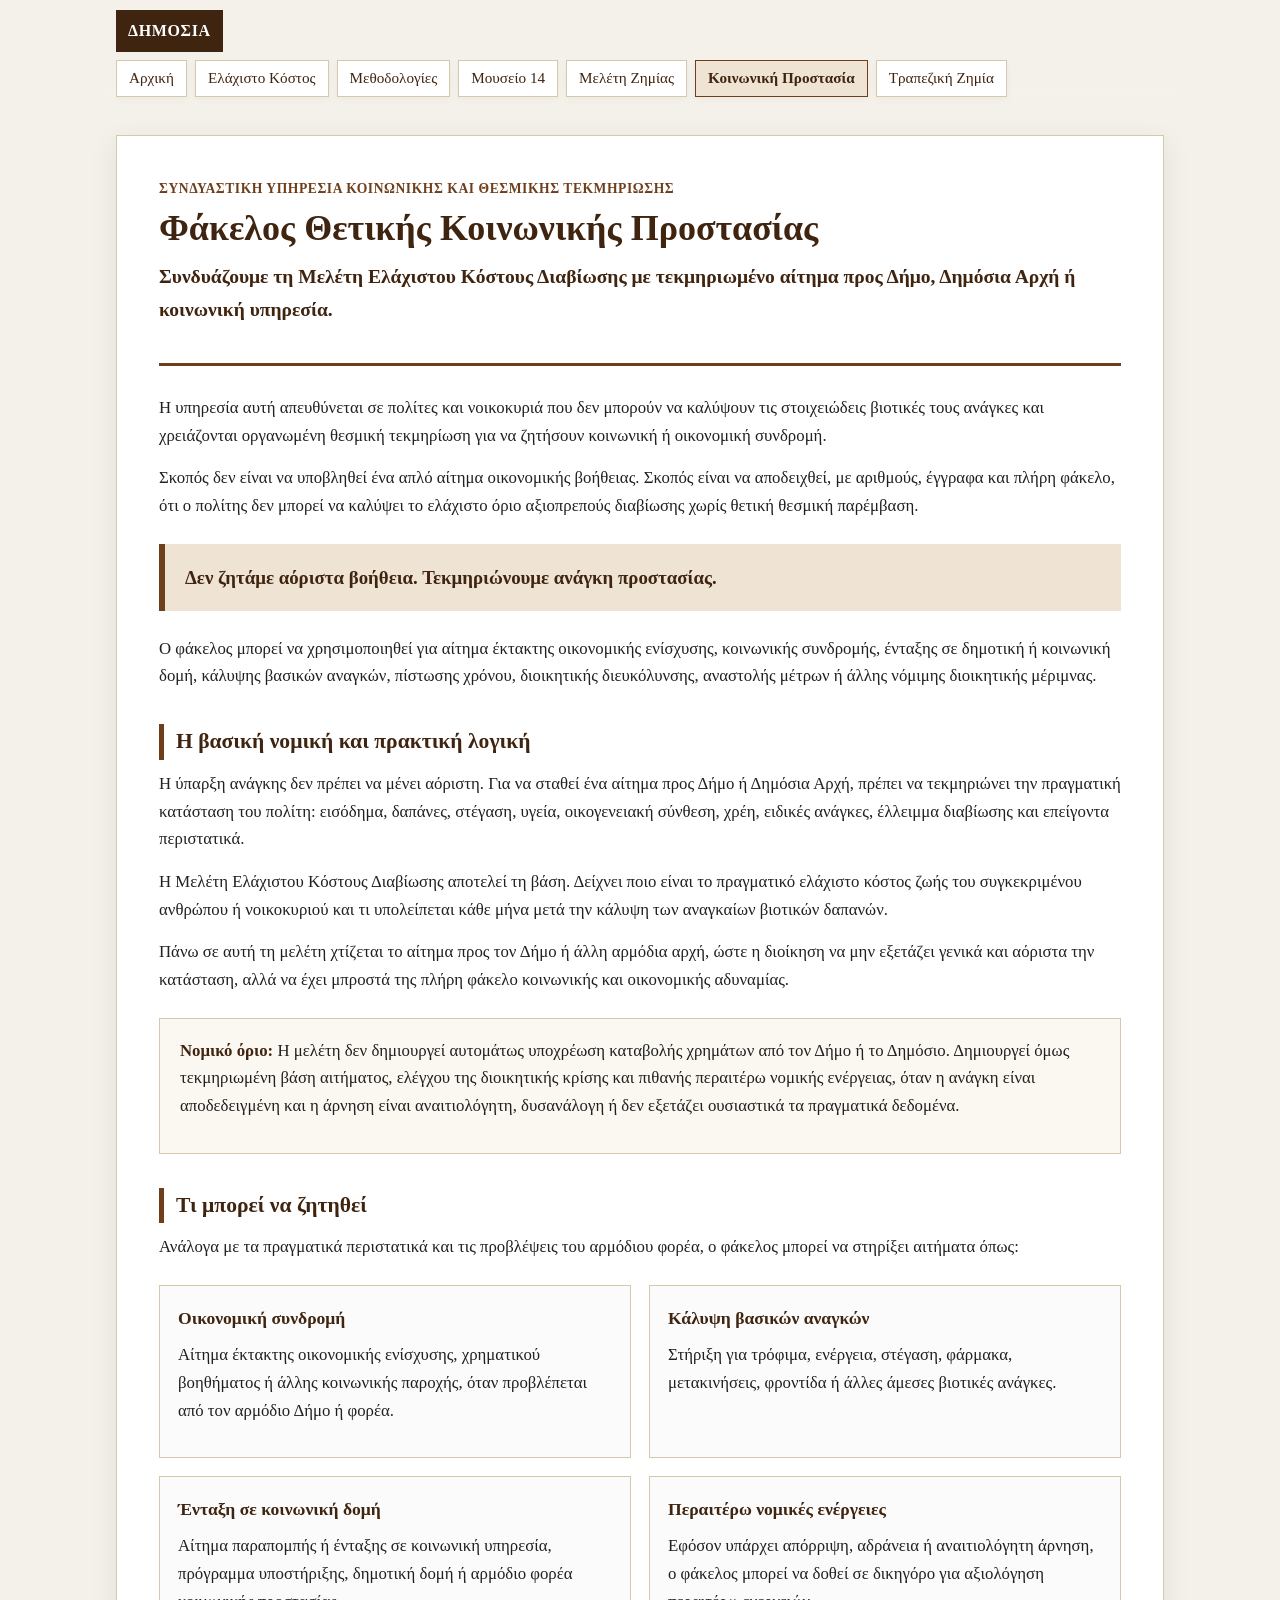
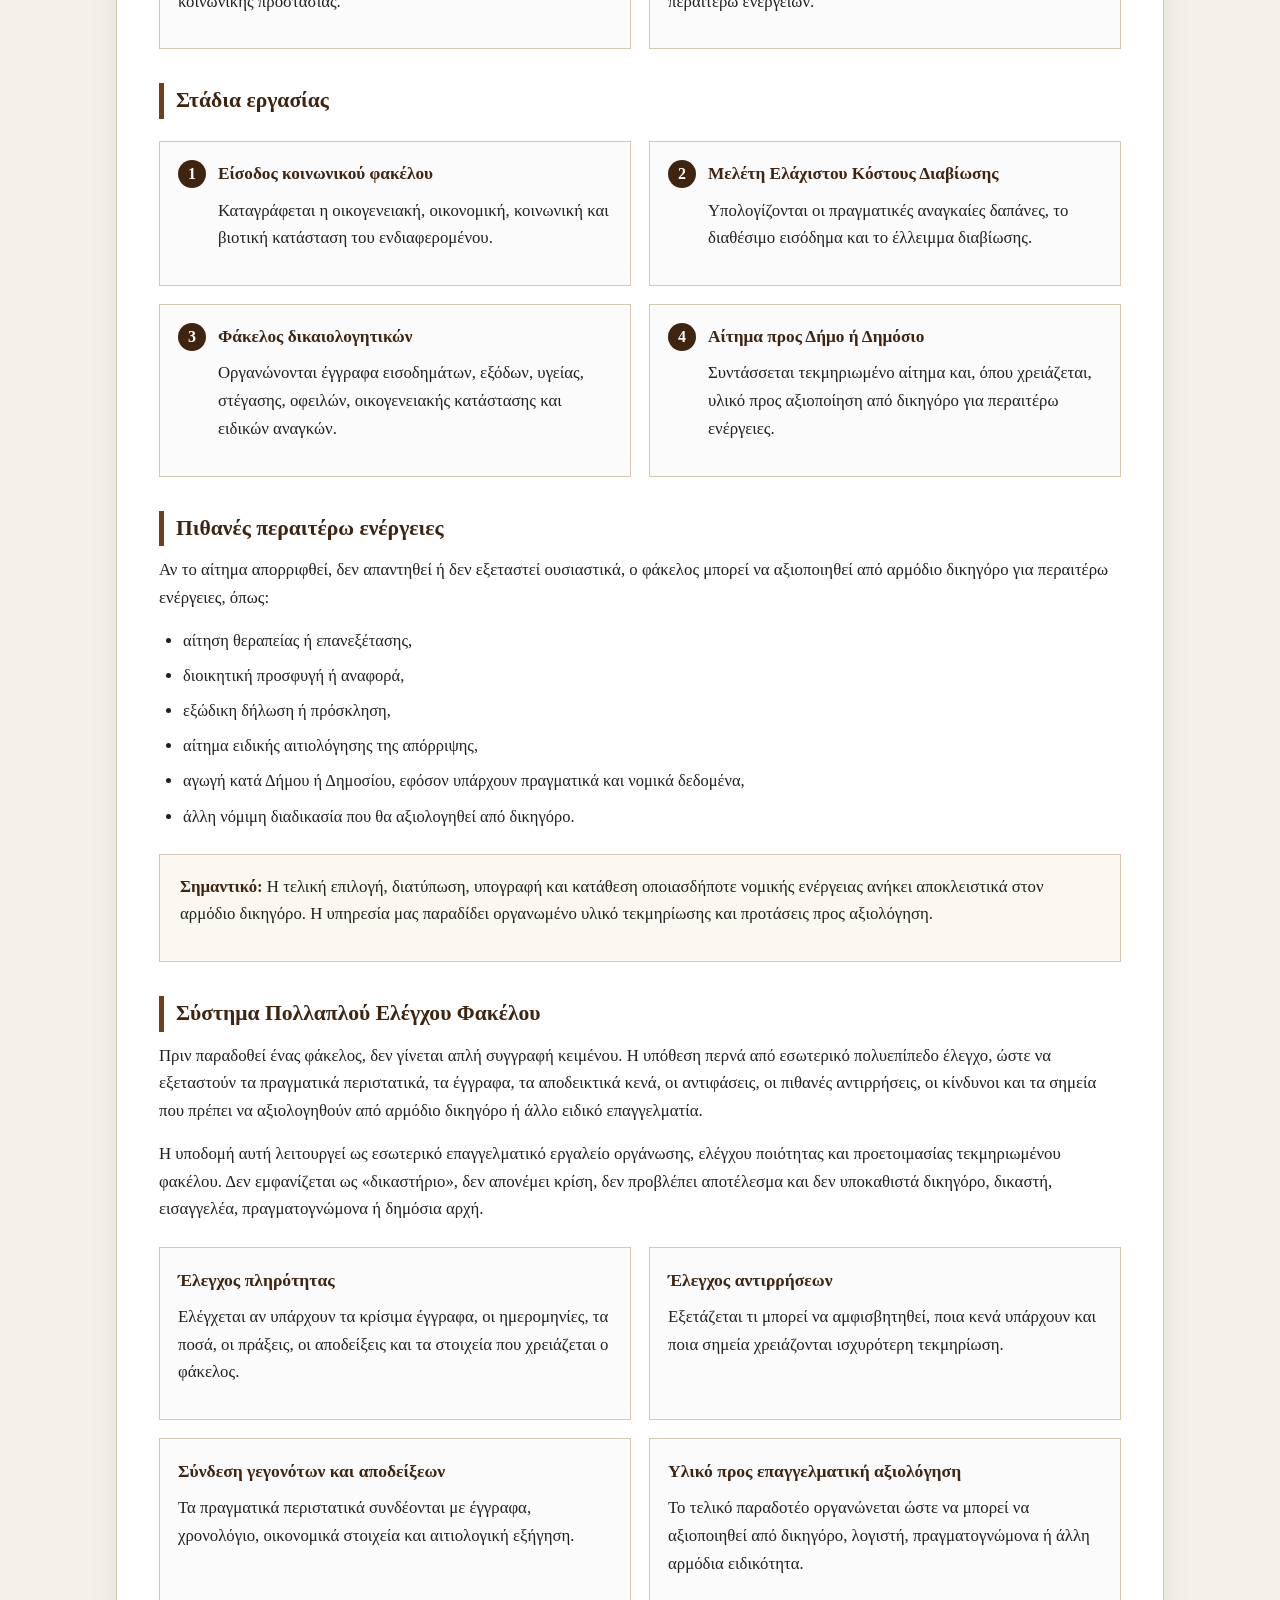
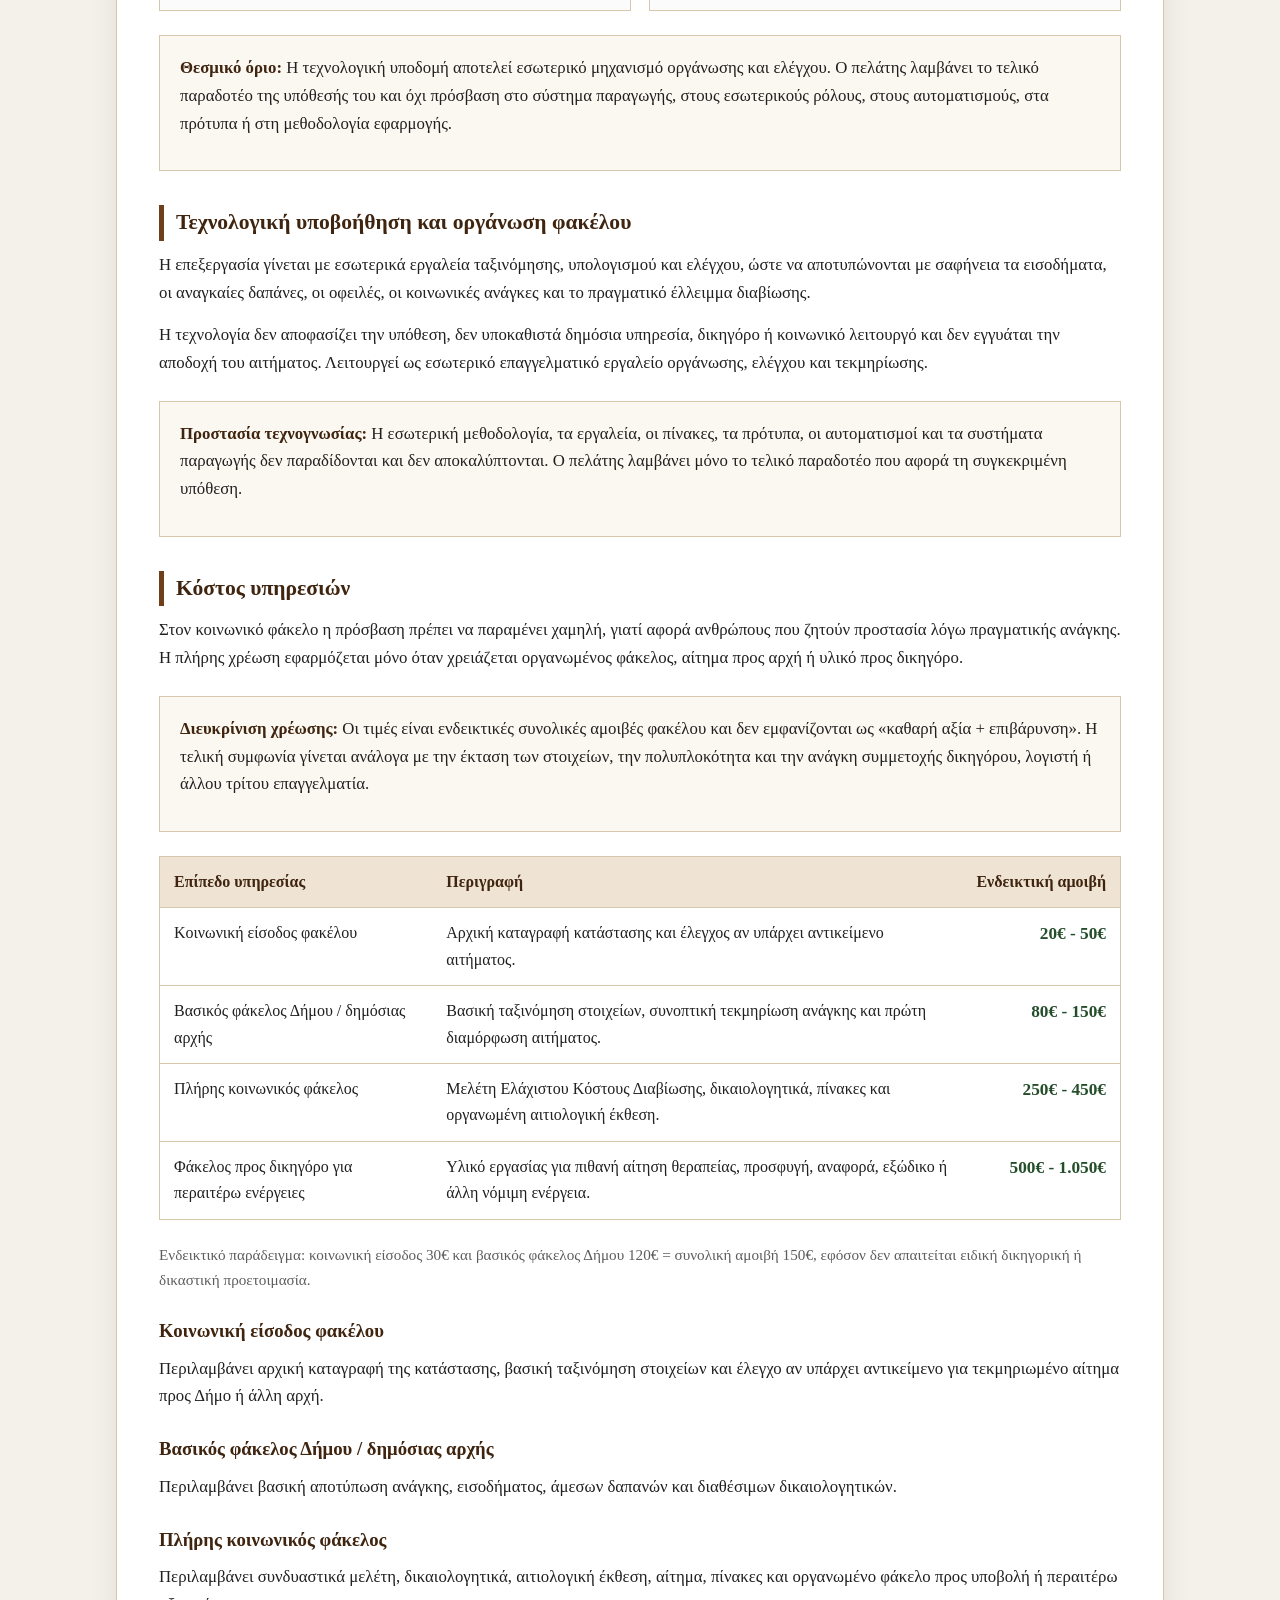
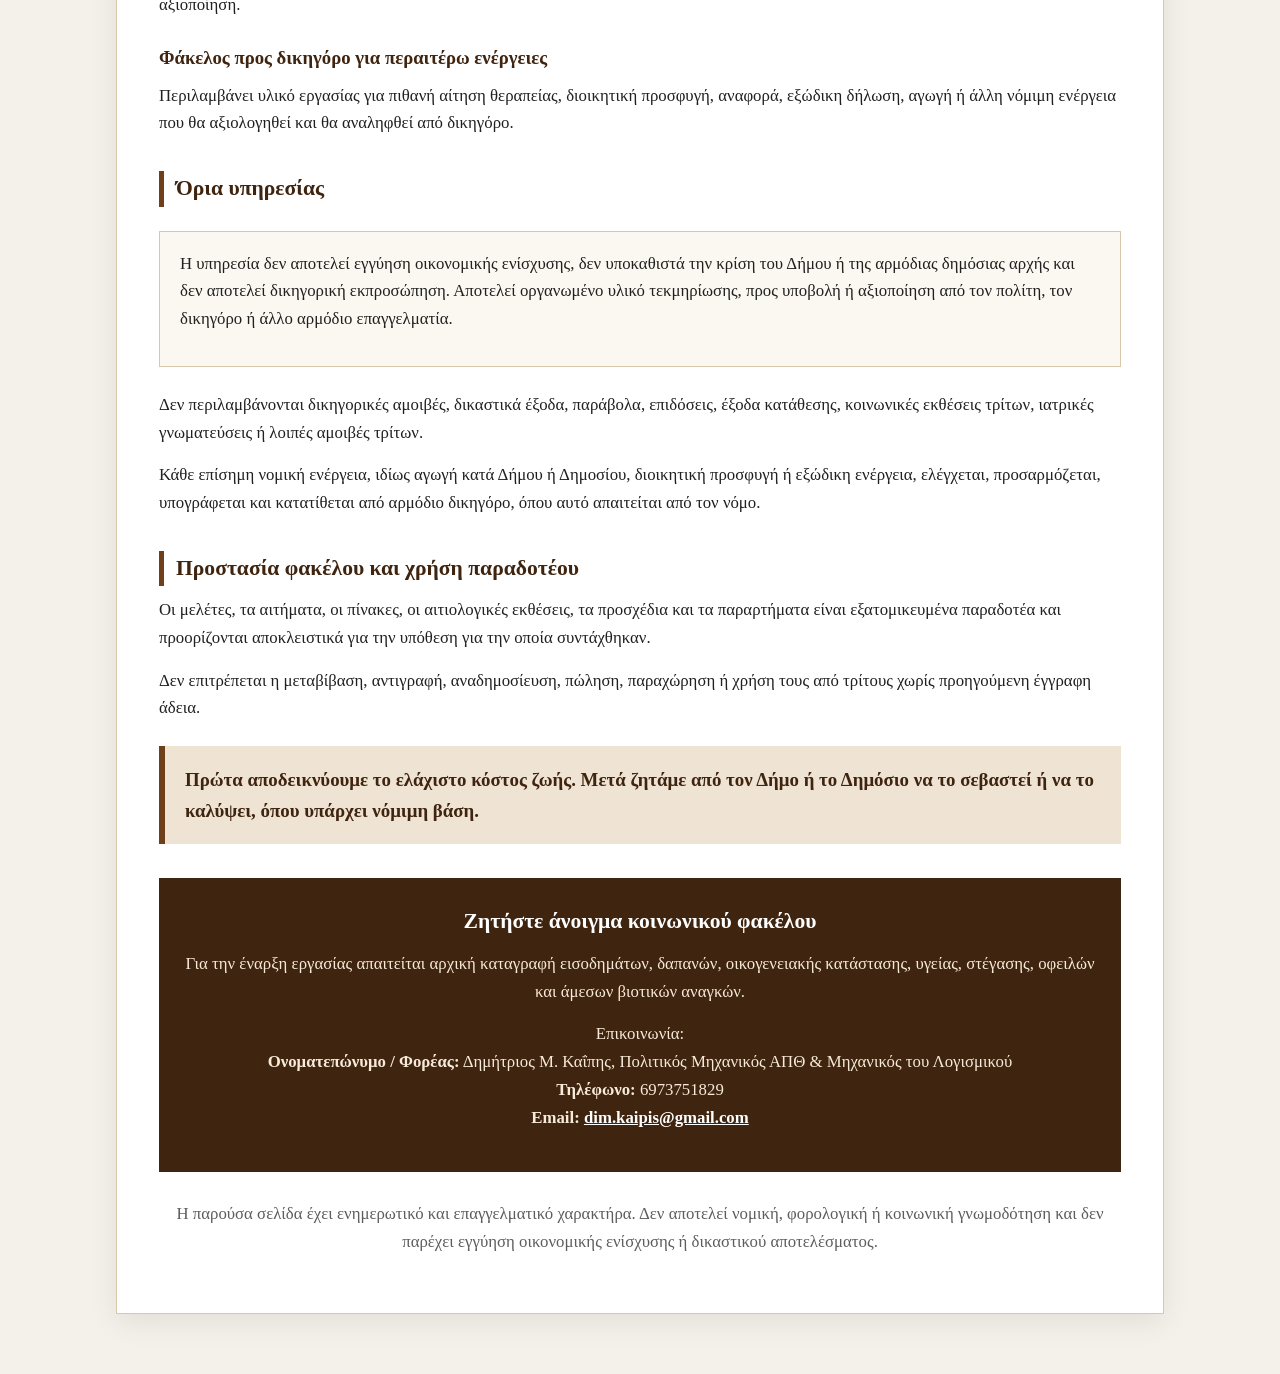
<file: fakelos-koinonikis-prostasias.html>
<!DOCTYPE html>

<html lang="el">
<head>
<meta charset="utf-8"/>
<meta content="width=device-width, initial-scale=1.0" name="viewport"/>
<title>Φάκελος Θετικής Κοινωνικής Προστασίας | Αίτημα προς Δήμο ή Δημόσιο</title>
<meta content="Συνδυασμός Μελέτης Ελάχιστου Κόστους Διαβίωσης με τεκμηριωμένο αίτημα κοινωνικής ή οικονομικής συνδρομής προς Δήμο ή Δημόσια Αρχή." name="description"/>

<link href="assets/css/dimosia.css" rel="stylesheet"/></head>
<body>
<nav class="topnav" aria-label="Κύρια πλοήγηση">
  <a class="nav-brand" href="index.html">ΔΗΜΟΣΙΑ</a>
  <div class="nav-links">
    <a href="index.html" data-page="index">Αρχική</a>
    <a href="elaxisto-kostos-diaviosis.html" data-page="elaxisto-kostos-diaviosis">Ελάχιστο Κόστος</a>
    <a href="methodologies-tornado-monte-carlo.html" data-page="methodologies">Μεθοδολογίες</a>
    <a href="mouseio14.html" data-page="mouseio14">Μουσείο 14</a>
    <a href="meleti-zimias.html" data-page="meleti-zimias">Μελέτη Ζημίας</a>
    <a href="fakelos-koinonikis-prostasias.html" data-page="fakelos-koinonikis-prostasias" class="active">Κοινωνική Προστασία</a>
    <a href="atomikos-fakelos-trapezikis-zimias.html" data-page="atomikos-fakelos-trapezikis-zimias">Τραπεζική Ζημία</a>
  </div>
</nav>

<main class="page">
<article class="card">
<header>
<div class="eyebrow">Συνδυαστική υπηρεσία κοινωνικής και θεσμικής τεκμηρίωσης</div>
<h1>Φάκελος Θετικής Κοινωνικής Προστασίας</h1>
<p class="lead">Συνδυάζουμε τη Μελέτη Ελάχιστου Κόστους Διαβίωσης με τεκμηριωμένο αίτημα προς Δήμο, Δημόσια Αρχή ή κοινωνική υπηρεσία.</p>
</header>
<section>
<p>Η υπηρεσία αυτή απευθύνεται σε πολίτες και νοικοκυριά που δεν μπορούν να καλύψουν τις στοιχειώδεις βιοτικές τους ανάγκες και χρειάζονται οργανωμένη θεσμική τεκμηρίωση για να ζητήσουν κοινωνική ή οικονομική συνδρομή.</p>
<p>Σκοπός δεν είναι να υποβληθεί ένα απλό αίτημα οικονομικής βοήθειας. Σκοπός είναι να αποδειχθεί, με αριθμούς, έγγραφα και πλήρη φάκελο, ότι ο πολίτης δεν μπορεί να καλύψει το ελάχιστο όριο αξιοπρεπούς διαβίωσης χωρίς θετική θεσμική παρέμβαση.</p>
<div class="quote">Δεν ζητάμε αόριστα βοήθεια. Τεκμηριώνουμε ανάγκη προστασίας.</div>
<p>Ο φάκελος μπορεί να χρησιμοποιηθεί για αίτημα έκτακτης οικονομικής ενίσχυσης, κοινωνικής συνδρομής, ένταξης σε δημοτική ή κοινωνική δομή, κάλυψης βασικών αναγκών, πίστωσης χρόνου, διοικητικής διευκόλυνσης, αναστολής μέτρων ή άλλης νόμιμης διοικητικής μέριμνας.</p>
</section>
<section>
<h2>Η βασική νομική και πρακτική λογική</h2>
<p>Η ύπαρξη ανάγκης δεν πρέπει να μένει αόριστη. Για να σταθεί ένα αίτημα προς Δήμο ή Δημόσια Αρχή, πρέπει να τεκμηριώνει την πραγματική κατάσταση του πολίτη: εισόδημα, δαπάνες, στέγαση, υγεία, οικογενειακή σύνθεση, χρέη, ειδικές ανάγκες, έλλειμμα διαβίωσης και επείγοντα περιστατικά.</p>
<p>Η Μελέτη Ελάχιστου Κόστους Διαβίωσης αποτελεί τη βάση. Δείχνει ποιο είναι το πραγματικό ελάχιστο κόστος ζωής του συγκεκριμένου ανθρώπου ή νοικοκυριού και τι υπολείπεται κάθε μήνα μετά την κάλυψη των αναγκαίων βιοτικών δαπανών.</p>
<p>Πάνω σε αυτή τη μελέτη χτίζεται το αίτημα προς τον Δήμο ή άλλη αρμόδια αρχή, ώστε η διοίκηση να μην εξετάζει γενικά και αόριστα την κατάσταση, αλλά να έχει μπροστά της πλήρη φάκελο κοινωνικής και οικονομικής αδυναμίας.</p>
<div class="notice"><p><strong>Νομικό όριο:</strong> Η μελέτη δεν δημιουργεί αυτομάτως υποχρέωση καταβολής χρημάτων από τον Δήμο ή το Δημόσιο. Δημιουργεί όμως τεκμηριωμένη βάση αιτήματος, ελέγχου της διοικητικής κρίσης και πιθανής περαιτέρω νομικής ενέργειας, όταν η ανάγκη είναι αποδεδειγμένη και η άρνηση είναι αναιτιολόγητη, δυσανάλογη ή δεν εξετάζει ουσιαστικά τα πραγματικά δεδομένα.</p></div>
</section>
<section>
<h2>Τι μπορεί να ζητηθεί</h2>
<p>Ανάλογα με τα πραγματικά περιστατικά και τις προβλέψεις του αρμόδιου φορέα, ο φάκελος μπορεί να στηρίξει αιτήματα όπως:</p>
<div class="grid">
<div class="box"><h3>Οικονομική συνδρομή</h3><p>Αίτημα έκτακτης οικονομικής ενίσχυσης, χρηματικού βοηθήματος ή άλλης κοινωνικής παροχής, όταν προβλέπεται από τον αρμόδιο Δήμο ή φορέα.</p></div>
<div class="box"><h3>Κάλυψη βασικών αναγκών</h3><p>Στήριξη για τρόφιμα, ενέργεια, στέγαση, φάρμακα, μετακινήσεις, φροντίδα ή άλλες άμεσες βιοτικές ανάγκες.</p></div>
<div class="box"><h3>Ένταξη σε κοινωνική δομή</h3><p>Αίτημα παραπομπής ή ένταξης σε κοινωνική υπηρεσία, πρόγραμμα υποστήριξης, δημοτική δομή ή αρμόδιο φορέα κοινωνικής προστασίας.</p></div>
<div class="box"><h3>Περαιτέρω νομικές ενέργειες</h3><p>Εφόσον υπάρχει απόρριψη, αδράνεια ή αναιτιολόγητη άρνηση, ο φάκελος μπορεί να δοθεί σε δικηγόρο για αξιολόγηση περαιτέρω ενεργειών.</p></div>
</div>
</section>
<section>
<h2>Στάδια εργασίας</h2>
<div class="steps">
<div class="step"><h3>Είσοδος κοινωνικού φακέλου</h3><p>Καταγράφεται η οικογενειακή, οικονομική, κοινωνική και βιοτική κατάσταση του ενδιαφερομένου.</p></div>
<div class="step"><h3>Μελέτη Ελάχιστου Κόστους Διαβίωσης</h3><p>Υπολογίζονται οι πραγματικές αναγκαίες δαπάνες, το διαθέσιμο εισόδημα και το έλλειμμα διαβίωσης.</p></div>
<div class="step"><h3>Φάκελος δικαιολογητικών</h3><p>Οργανώνονται έγγραφα εισοδημάτων, εξόδων, υγείας, στέγασης, οφειλών, οικογενειακής κατάστασης και ειδικών αναγκών.</p></div>
<div class="step"><h3>Αίτημα προς Δήμο ή Δημόσιο</h3><p>Συντάσσεται τεκμηριωμένο αίτημα και, όπου χρειάζεται, υλικό προς αξιοποίηση από δικηγόρο για περαιτέρω ενέργειες.</p></div>
</div>
</section>
<section>
<h2>Πιθανές περαιτέρω ενέργειες</h2>
<p>Αν το αίτημα απορριφθεί, δεν απαντηθεί ή δεν εξεταστεί ουσιαστικά, ο φάκελος μπορεί να αξιοποιηθεί από αρμόδιο δικηγόρο για περαιτέρω ενέργειες, όπως:</p>
<ul>
<li>αίτηση θεραπείας ή επανεξέτασης,</li>
<li>διοικητική προσφυγή ή αναφορά,</li>
<li>εξώδικη δήλωση ή πρόσκληση,</li>
<li>αίτημα ειδικής αιτιολόγησης της απόρριψης,</li>
<li>αγωγή κατά Δήμου ή Δημοσίου, εφόσον υπάρχουν πραγματικά και νομικά δεδομένα,</li>
<li>άλλη νόμιμη διαδικασία που θα αξιολογηθεί από δικηγόρο.</li>
</ul>
<div class="notice"><p><strong>Σημαντικό:</strong> Η τελική επιλογή, διατύπωση, υπογραφή και κατάθεση οποιασδήποτε νομικής ενέργειας ανήκει αποκλειστικά στον αρμόδιο δικηγόρο. Η υπηρεσία μας παραδίδει οργανωμένο υλικό τεκμηρίωσης και προτάσεις προς αξιολόγηση.</p></div>
</section>

<section>
  <h2>Σύστημα Πολλαπλού Ελέγχου Φακέλου</h2>
  <p>Πριν παραδοθεί ένας φάκελος, δεν γίνεται απλή συγγραφή κειμένου. Η υπόθεση περνά από εσωτερικό πολυεπίπεδο έλεγχο, ώστε να εξεταστούν τα πραγματικά περιστατικά, τα έγγραφα, τα αποδεικτικά κενά, οι αντιφάσεις, οι πιθανές αντιρρήσεις, οι κίνδυνοι και τα σημεία που πρέπει να αξιολογηθούν από αρμόδιο δικηγόρο ή άλλο ειδικό επαγγελματία.</p>
  <p>Η υποδομή αυτή λειτουργεί ως εσωτερικό επαγγελματικό εργαλείο οργάνωσης, ελέγχου ποιότητας και προετοιμασίας τεκμηριωμένου φακέλου. Δεν εμφανίζεται ως «δικαστήριο», δεν απονέμει κρίση, δεν προβλέπει αποτέλεσμα και δεν υποκαθιστά δικηγόρο, δικαστή, εισαγγελέα, πραγματογνώμονα ή δημόσια αρχή.</p>
  <div class="grid">
    <div class="box"><h3>Έλεγχος πληρότητας</h3><p>Ελέγχεται αν υπάρχουν τα κρίσιμα έγγραφα, οι ημερομηνίες, τα ποσά, οι πράξεις, οι αποδείξεις και τα στοιχεία που χρειάζεται ο φάκελος.</p></div>
    <div class="box"><h3>Έλεγχος αντιρρήσεων</h3><p>Εξετάζεται τι μπορεί να αμφισβητηθεί, ποια κενά υπάρχουν και ποια σημεία χρειάζονται ισχυρότερη τεκμηρίωση.</p></div>
    <div class="box"><h3>Σύνδεση γεγονότων και αποδείξεων</h3><p>Τα πραγματικά περιστατικά συνδέονται με έγγραφα, χρονολόγιο, οικονομικά στοιχεία και αιτιολογική εξήγηση.</p></div>
    <div class="box"><h3>Υλικό προς επαγγελματική αξιολόγηση</h3><p>Το τελικό παραδοτέο οργανώνεται ώστε να μπορεί να αξιοποιηθεί από δικηγόρο, λογιστή, πραγματογνώμονα ή άλλη αρμόδια ειδικότητα.</p></div>
  </div>
  <div class="notice"><p><strong>Θεσμικό όριο:</strong> Η τεχνολογική υποδομή αποτελεί εσωτερικό μηχανισμό οργάνωσης και ελέγχου. Ο πελάτης λαμβάνει το τελικό παραδοτέο της υπόθεσής του και όχι πρόσβαση στο σύστημα παραγωγής, στους εσωτερικούς ρόλους, στους αυτοματισμούς, στα πρότυπα ή στη μεθοδολογία εφαρμογής.</p></div>
</section>
<section>
<h2>Τεχνολογική υποβοήθηση και οργάνωση φακέλου</h2>
<p>Η επεξεργασία γίνεται με εσωτερικά εργαλεία ταξινόμησης, υπολογισμού και ελέγχου, ώστε να αποτυπώνονται με σαφήνεια τα εισοδήματα, οι αναγκαίες δαπάνες, οι οφειλές, οι κοινωνικές ανάγκες και το πραγματικό έλλειμμα διαβίωσης.</p>
<p>Η τεχνολογία δεν αποφασίζει την υπόθεση, δεν υποκαθιστά δημόσια υπηρεσία, δικηγόρο ή κοινωνικό λειτουργό και δεν εγγυάται την αποδοχή του αιτήματος. Λειτουργεί ως εσωτερικό επαγγελματικό εργαλείο οργάνωσης, ελέγχου και τεκμηρίωσης.</p>
<div class="notice"><p><strong>Προστασία τεχνογνωσίας:</strong> Η εσωτερική μεθοδολογία, τα εργαλεία, οι πίνακες, τα πρότυπα, οι αυτοματισμοί και τα συστήματα παραγωγής δεν παραδίδονται και δεν αποκαλύπτονται. Ο πελάτης λαμβάνει μόνο το τελικό παραδοτέο που αφορά τη συγκεκριμένη υπόθεση.</p></div>
</section>
<section>
<h2>Κόστος υπηρεσιών</h2>
<p>Στον κοινωνικό φάκελο η πρόσβαση πρέπει να παραμένει χαμηλή, γιατί αφορά ανθρώπους που ζητούν προστασία λόγω πραγματικής ανάγκης. Η πλήρης χρέωση εφαρμόζεται μόνο όταν χρειάζεται οργανωμένος φάκελος, αίτημα προς αρχή ή υλικό προς δικηγόρο.</p>
<div class="notice"><p><strong>Διευκρίνιση χρέωσης:</strong> Οι τιμές είναι ενδεικτικές συνολικές αμοιβές φακέλου και δεν εμφανίζονται ως «καθαρή αξία + επιβάρυνση». Η τελική συμφωνία γίνεται ανάλογα με την έκταση των στοιχείων, την πολυπλοκότητα και την ανάγκη συμμετοχής δικηγόρου, λογιστή ή άλλου τρίτου επαγγελματία.</p></div>
<div class="pricing-wrap">
<table>
<thead><tr><th>Επίπεδο υπηρεσίας</th><th>Περιγραφή</th><th class="price">Ενδεικτική αμοιβή</th></tr></thead>
<tbody>
<tr><td>Κοινωνική είσοδος φακέλου</td><td>Αρχική καταγραφή κατάστασης και έλεγχος αν υπάρχει αντικείμενο αιτήματος.</td><td class="price total">20€ - 50€</td></tr>
<tr><td>Βασικός φάκελος Δήμου / δημόσιας αρχής</td><td>Βασική ταξινόμηση στοιχείων, συνοπτική τεκμηρίωση ανάγκης και πρώτη διαμόρφωση αιτήματος.</td><td class="price total">80€ - 150€</td></tr>
<tr><td>Πλήρης κοινωνικός φάκελος</td><td>Μελέτη Ελάχιστου Κόστους Διαβίωσης, δικαιολογητικά, πίνακες και οργανωμένη αιτιολογική έκθεση.</td><td class="price total">250€ - 450€</td></tr>
<tr><td>Φάκελος προς δικηγόρο για περαιτέρω ενέργειες</td><td>Υλικό εργασίας για πιθανή αίτηση θεραπείας, προσφυγή, αναφορά, εξώδικο ή άλλη νόμιμη ενέργεια.</td><td class="price total">500€ - 1.050€</td></tr>
</tbody>
</table>
</div>
<p class="small">Ενδεικτικό παράδειγμα: κοινωνική είσοδος 30€ και βασικός φάκελος Δήμου 120€ = συνολική αμοιβή 150€, εφόσον δεν απαιτείται ειδική δικηγορική ή δικαστική προετοιμασία.</p>
<h3>Κοινωνική είσοδος φακέλου</h3><p>Περιλαμβάνει αρχική καταγραφή της κατάστασης, βασική ταξινόμηση στοιχείων και έλεγχο αν υπάρχει αντικείμενο για τεκμηριωμένο αίτημα προς Δήμο ή άλλη αρχή.</p>
<h3>Βασικός φάκελος Δήμου / δημόσιας αρχής</h3><p>Περιλαμβάνει βασική αποτύπωση ανάγκης, εισοδήματος, άμεσων δαπανών και διαθέσιμων δικαιολογητικών.</p>
<h3>Πλήρης κοινωνικός φάκελος</h3><p>Περιλαμβάνει συνδυαστικά μελέτη, δικαιολογητικά, αιτιολογική έκθεση, αίτημα, πίνακες και οργανωμένο φάκελο προς υποβολή ή περαιτέρω αξιοποίηση.</p>
<h3>Φάκελος προς δικηγόρο για περαιτέρω ενέργειες</h3><p>Περιλαμβάνει υλικό εργασίας για πιθανή αίτηση θεραπείας, διοικητική προσφυγή, αναφορά, εξώδικη δήλωση, αγωγή ή άλλη νόμιμη ενέργεια που θα αξιολογηθεί και θα αναληφθεί από δικηγόρο.</p>
</section>
<section>
<h2>Όρια υπηρεσίας</h2>
<div class="notice"><p>Η υπηρεσία δεν αποτελεί εγγύηση οικονομικής ενίσχυσης, δεν υποκαθιστά την κρίση του Δήμου ή της αρμόδιας δημόσιας αρχής και δεν αποτελεί δικηγορική εκπροσώπηση. Αποτελεί οργανωμένο υλικό τεκμηρίωσης, προς υποβολή ή αξιοποίηση από τον πολίτη, τον δικηγόρο ή άλλο αρμόδιο επαγγελματία.</p></div>
<p>Δεν περιλαμβάνονται δικηγορικές αμοιβές, δικαστικά έξοδα, παράβολα, επιδόσεις, έξοδα κατάθεσης, κοινωνικές εκθέσεις τρίτων, ιατρικές γνωματεύσεις ή λοιπές αμοιβές τρίτων.</p>
<p>Κάθε επίσημη νομική ενέργεια, ιδίως αγωγή κατά Δήμου ή Δημοσίου, διοικητική προσφυγή ή εξώδικη ενέργεια, ελέγχεται, προσαρμόζεται, υπογράφεται και κατατίθεται από αρμόδιο δικηγόρο, όπου αυτό απαιτείται από τον νόμο.</p>
</section>
<section>
<h2>Προστασία φακέλου και χρήση παραδοτέου</h2>
<p>Οι μελέτες, τα αιτήματα, οι πίνακες, οι αιτιολογικές εκθέσεις, τα προσχέδια και τα παραρτήματα είναι εξατομικευμένα παραδοτέα και προορίζονται αποκλειστικά για την υπόθεση για την οποία συντάχθηκαν.</p>
<p>Δεν επιτρέπεται η μεταβίβαση, αντιγραφή, αναδημοσίευση, πώληση, παραχώρηση ή χρήση τους από τρίτους χωρίς προηγούμενη έγγραφη άδεια.</p>
<div class="quote">Πρώτα αποδεικνύουμε το ελάχιστο κόστος ζωής. Μετά ζητάμε από τον Δήμο ή το Δημόσιο να το σεβαστεί ή να το καλύψει, όπου υπάρχει νόμιμη βάση.</div>
</section>
<section class="cta">
<h2>Ζητήστε άνοιγμα κοινωνικού φακέλου</h2>
<p>Για την έναρξη εργασίας απαιτείται αρχική καταγραφή εισοδημάτων, δαπανών, οικογενειακής κατάστασης, υγείας, στέγασης, οφειλών και άμεσων βιοτικών αναγκών.</p>
<div class="contact"><p>Επικοινωνία:<br/><strong>Ονοματεπώνυμο / Φορέας:</strong> Δημήτριος Μ. Καΐπης, Πολιτικός Μηχανικός ΑΠΘ & Μηχανικός του Λογισμικού<br/><strong>Τηλέφωνο:</strong> 6973751829<br/><strong>Email:</strong> <a href="mailto:dim.kaipis@gmail.com">dim.kaipis@gmail.com</a></p></div>
</section>
<footer><p>Η παρούσα σελίδα έχει ενημερωτικό και επαγγελματικό χαρακτήρα. Δεν αποτελεί νομική, φορολογική ή κοινωνική γνωμοδότηση και δεν παρέχει εγγύηση οικονομικής ενίσχυσης ή δικαστικού αποτελέσματος.</p></footer>
</article>
</main>
</body>
</html>
</file>
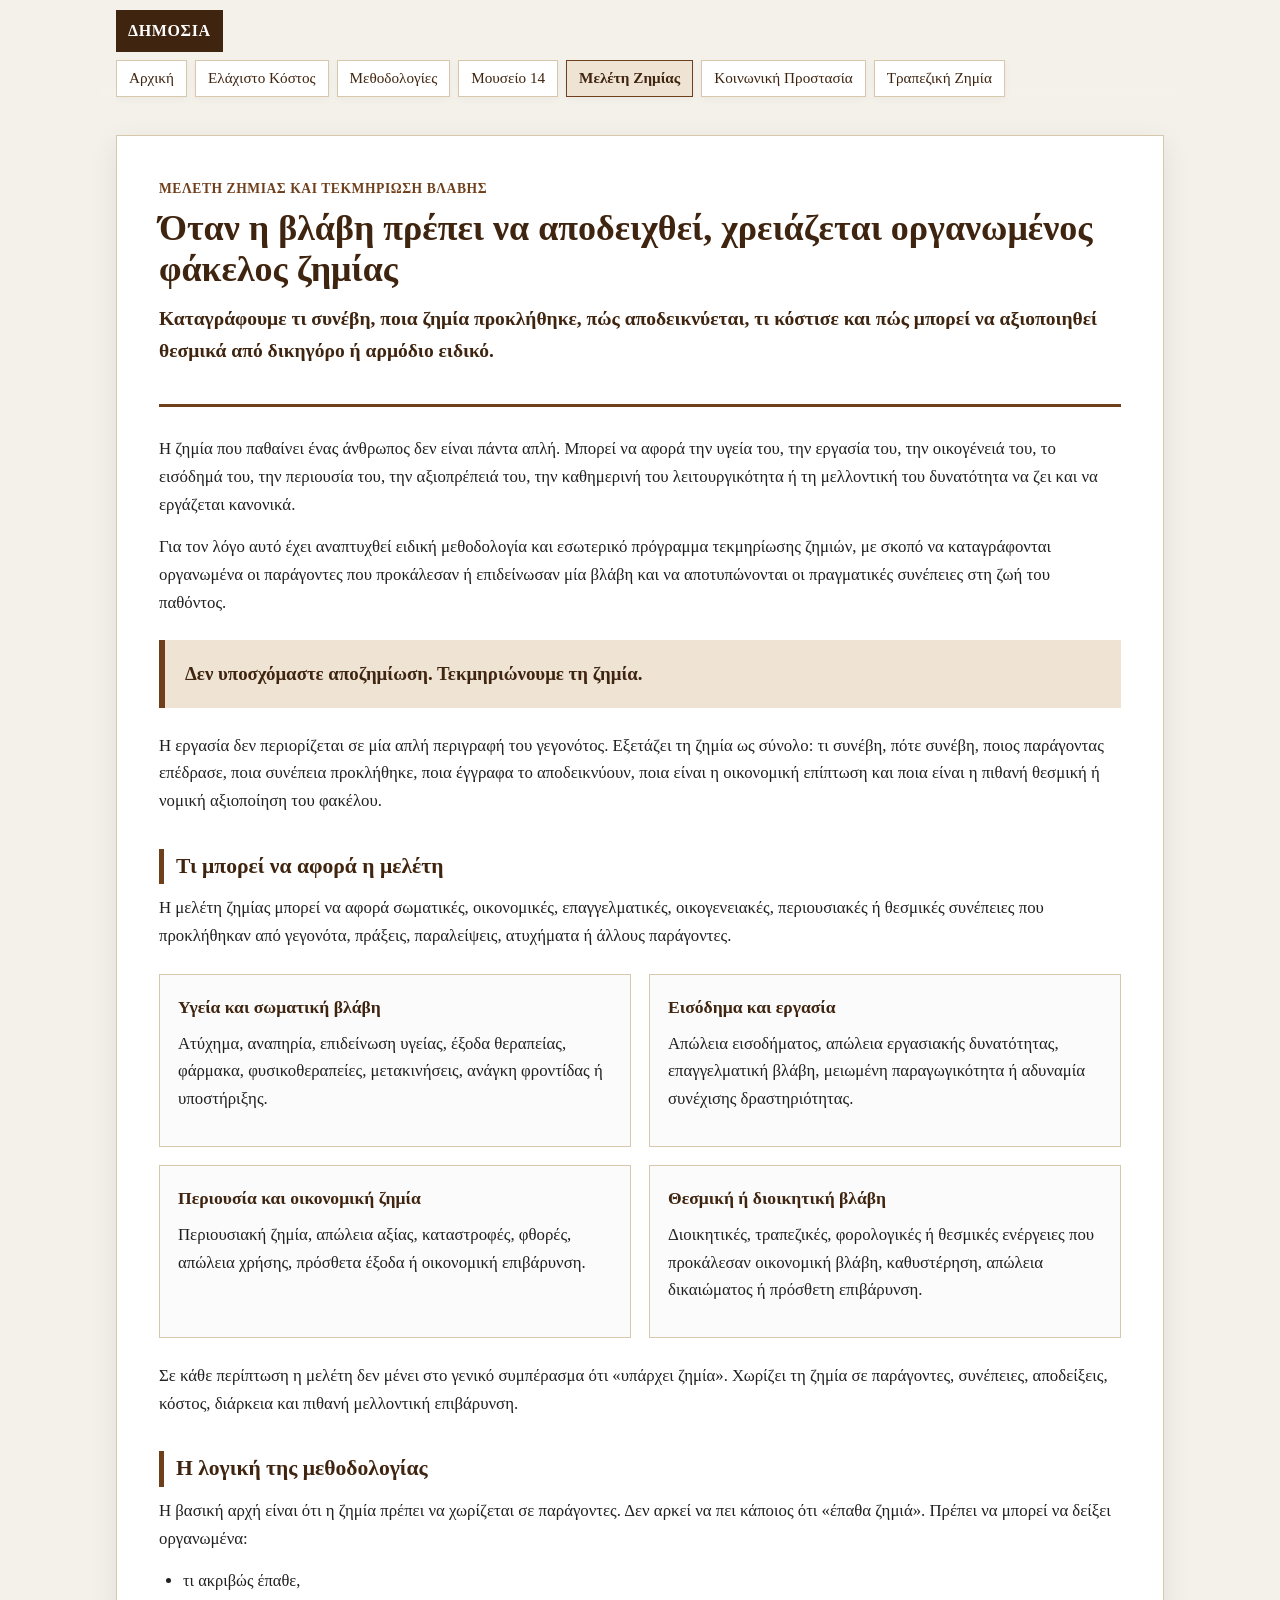
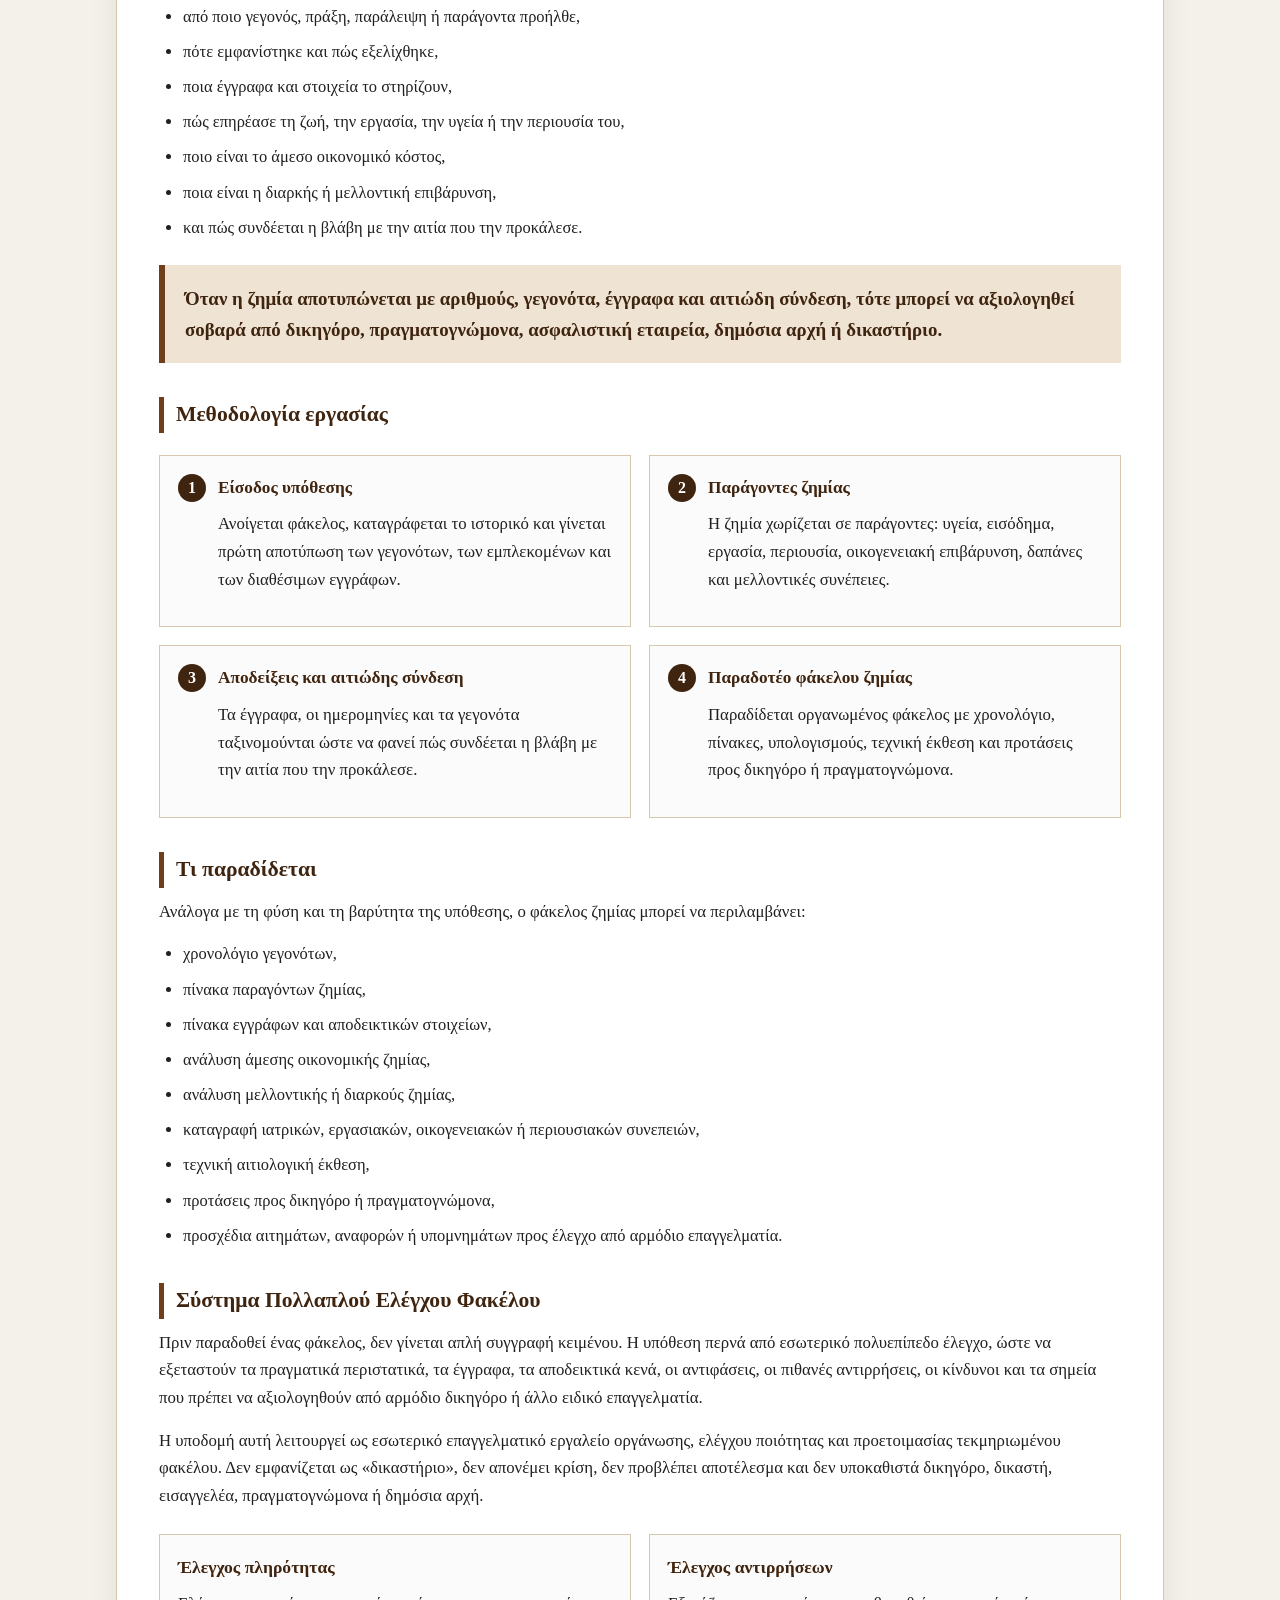
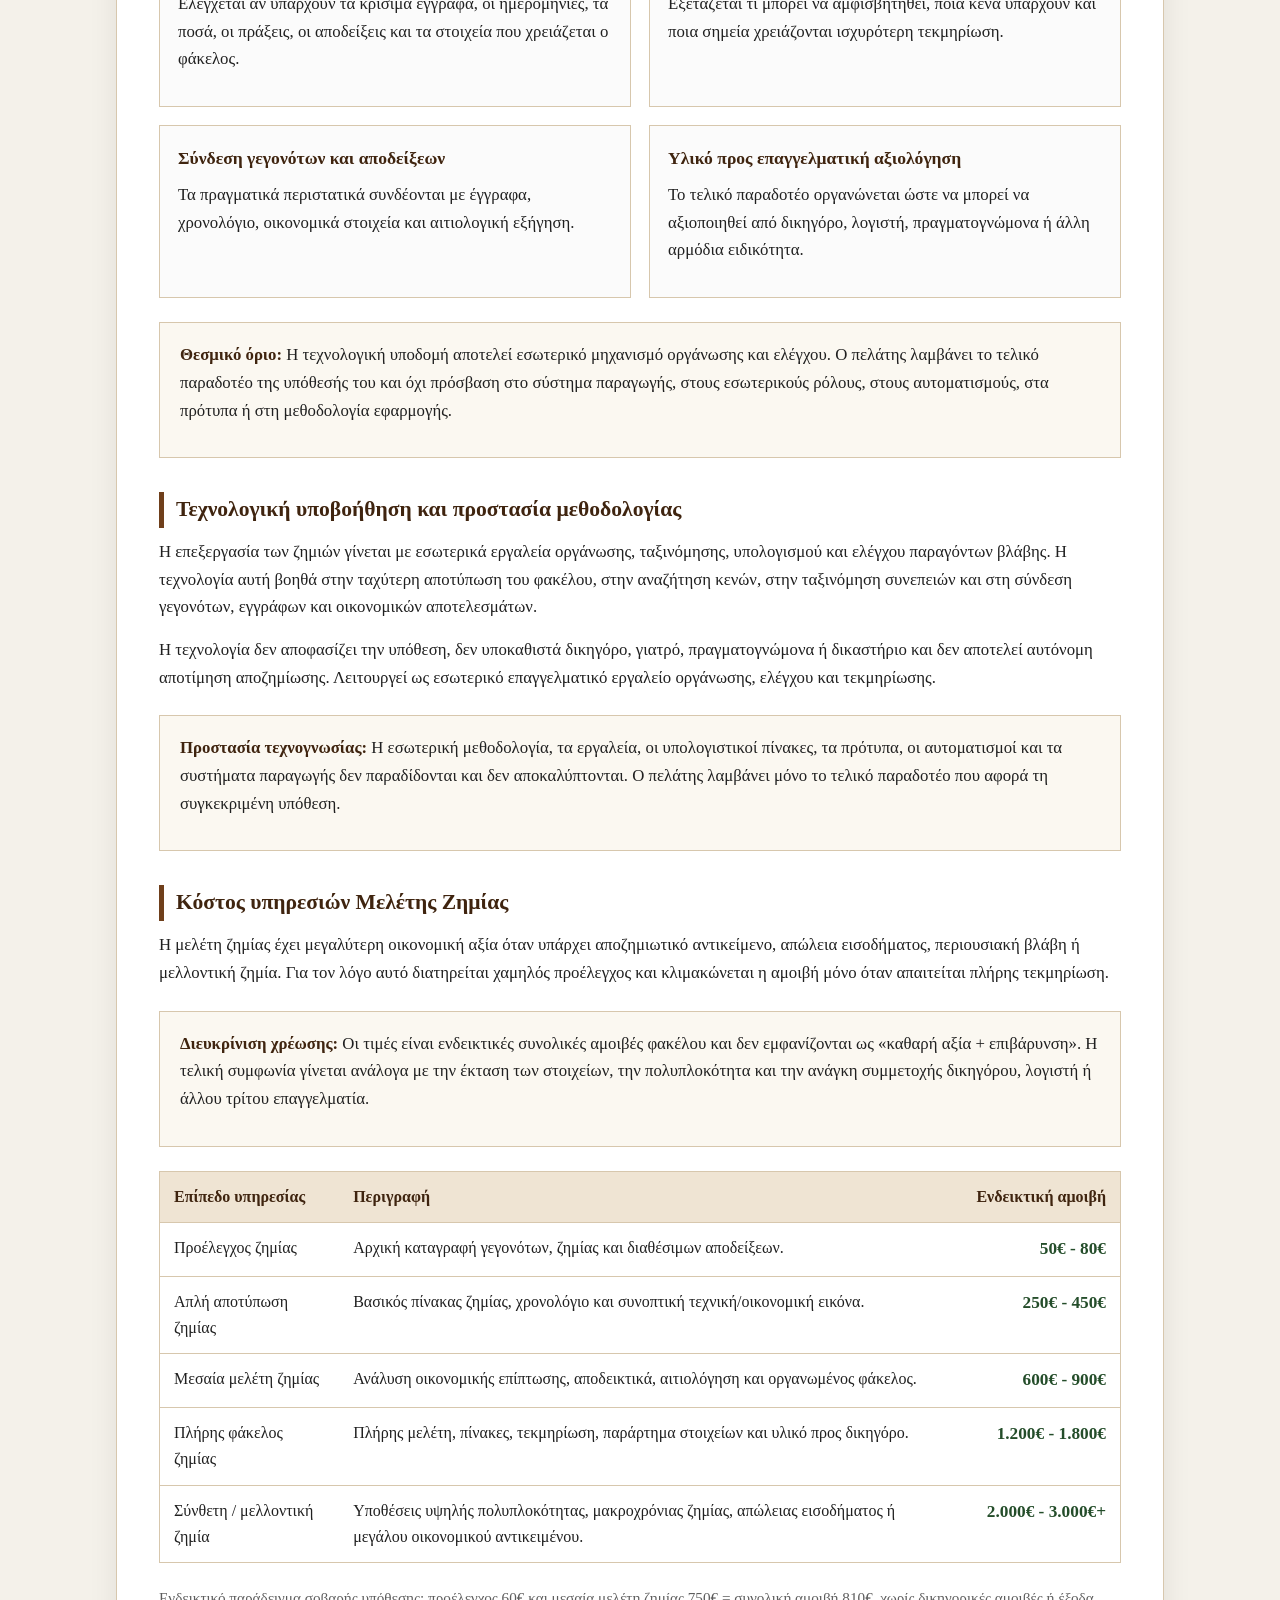
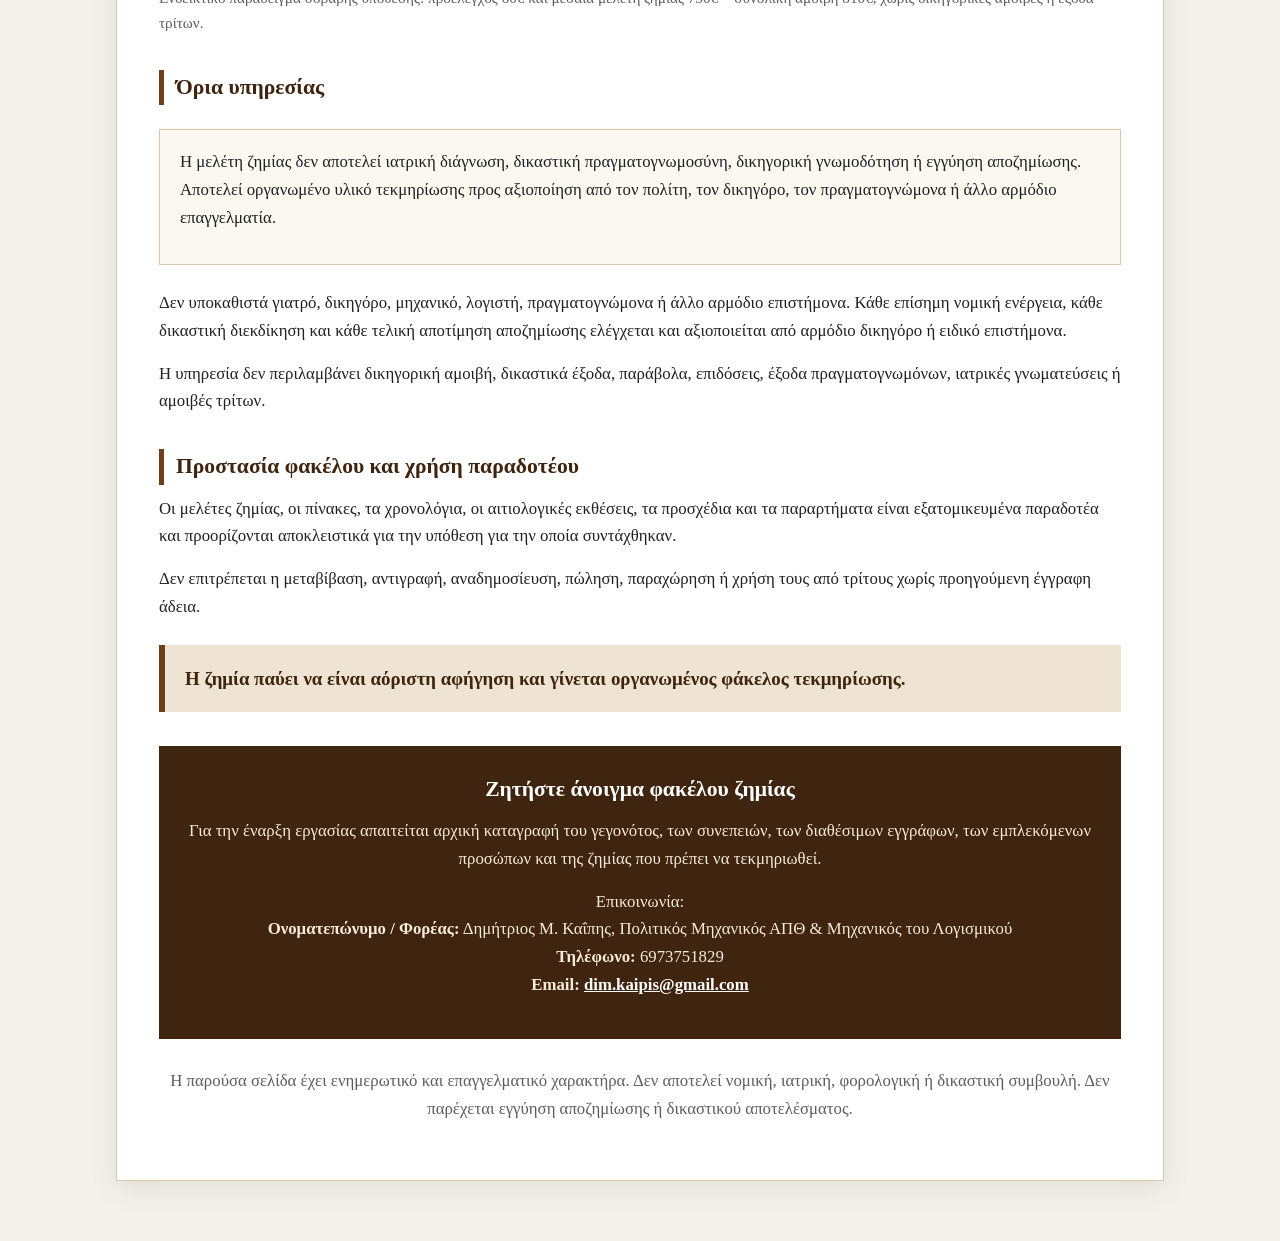
<file: meleti-zimias.html>
<!DOCTYPE html>

<html lang="el">
<head>
<meta charset="utf-8"/>
<meta content="width=device-width, initial-scale=1.0" name="viewport"/>
<title>Μελέτη Ζημίας | Τεκμηρίωση Βλάβης και Φάκελος Αποζημίωσης</title>
<meta content="Μελέτη ζημίας και τεκμηρίωση βλάβης: οργάνωση στοιχείων, υπολογισμός συνεπειών, αιτιώδης σύνδεση και φάκελος προς αξιοποίηση από δικηγόρο ή πραγματογνώμονα." name="description"/>

<link href="assets/css/dimosia.css" rel="stylesheet"/></head>
<body>
<nav class="topnav" aria-label="Κύρια πλοήγηση">
  <a class="nav-brand" href="index.html">ΔΗΜΟΣΙΑ</a>
  <div class="nav-links">
    <a href="index.html" data-page="index">Αρχική</a>
    <a href="elaxisto-kostos-diaviosis.html" data-page="elaxisto-kostos-diaviosis">Ελάχιστο Κόστος</a>
    <a href="methodologies-tornado-monte-carlo.html" data-page="methodologies">Μεθοδολογίες</a>
    <a href="mouseio14.html" data-page="mouseio14">Μουσείο 14</a>
    <a href="meleti-zimias.html" data-page="meleti-zimias" class="active">Μελέτη Ζημίας</a>
    <a href="fakelos-koinonikis-prostasias.html" data-page="fakelos-koinonikis-prostasias">Κοινωνική Προστασία</a>
    <a href="atomikos-fakelos-trapezikis-zimias.html" data-page="atomikos-fakelos-trapezikis-zimias">Τραπεζική Ζημία</a>
  </div>
</nav>

<main class="page">
<article class="card">
<header>
<div class="eyebrow">Μελέτη ζημίας και τεκμηρίωση βλάβης</div>
<h1>Όταν η βλάβη πρέπει να αποδειχθεί, χρειάζεται οργανωμένος φάκελος ζημίας</h1>
<p class="lead">
          Καταγράφουμε τι συνέβη, ποια ζημία προκλήθηκε, πώς αποδεικνύεται, τι κόστισε
          και πώς μπορεί να αξιοποιηθεί θεσμικά από δικηγόρο ή αρμόδιο ειδικό.
        </p>
</header>
<section>
<p>
          Η ζημία που παθαίνει ένας άνθρωπος δεν είναι πάντα απλή. Μπορεί να αφορά την υγεία του,
          την εργασία του, την οικογένειά του, το εισόδημά του, την περιουσία του, την αξιοπρέπειά του,
          την καθημερινή του λειτουργικότητα ή τη μελλοντική του δυνατότητα να ζει και να εργάζεται κανονικά.
        </p>
<p>
          Για τον λόγο αυτό έχει αναπτυχθεί ειδική μεθοδολογία και εσωτερικό πρόγραμμα τεκμηρίωσης ζημιών,
          με σκοπό να καταγράφονται οργανωμένα οι παράγοντες που προκάλεσαν ή επιδείνωσαν μία βλάβη
          και να αποτυπώνονται οι πραγματικές συνέπειες στη ζωή του παθόντος.
        </p>
<div class="quote">
          Δεν υποσχόμαστε αποζημίωση. Τεκμηριώνουμε τη ζημία.
        </div>
<p>
          Η εργασία δεν περιορίζεται σε μία απλή περιγραφή του γεγονότος. Εξετάζει τη ζημία ως σύνολο:
          τι συνέβη, πότε συνέβη, ποιος παράγοντας επέδρασε, ποια συνέπεια προκλήθηκε,
          ποια έγγραφα το αποδεικνύουν, ποια είναι η οικονομική επίπτωση και ποια είναι η πιθανή
          θεσμική ή νομική αξιοποίηση του φακέλου.
        </p>
</section>
<section>
<h2>Τι μπορεί να αφορά η μελέτη</h2>
<p>
          Η μελέτη ζημίας μπορεί να αφορά σωματικές, οικονομικές, επαγγελματικές, οικογενειακές,
          περιουσιακές ή θεσμικές συνέπειες που προκλήθηκαν από γεγονότα, πράξεις, παραλείψεις,
          ατυχήματα ή άλλους παράγοντες.
        </p>
<div class="grid">
<div class="box">
<h3>Υγεία και σωματική βλάβη</h3>
<p>
              Ατύχημα, αναπηρία, επιδείνωση υγείας, έξοδα θεραπείας, φάρμακα,
              φυσικοθεραπείες, μετακινήσεις, ανάγκη φροντίδας ή υποστήριξης.
            </p>
</div>
<div class="box">
<h3>Εισόδημα και εργασία</h3>
<p>
              Απώλεια εισοδήματος, απώλεια εργασιακής δυνατότητας, επαγγελματική βλάβη,
              μειωμένη παραγωγικότητα ή αδυναμία συνέχισης δραστηριότητας.
            </p>
</div>
<div class="box">
<h3>Περιουσία και οικονομική ζημία</h3>
<p>
              Περιουσιακή ζημία, απώλεια αξίας, καταστροφές, φθορές, απώλεια χρήσης,
              πρόσθετα έξοδα ή οικονομική επιβάρυνση.
            </p>
</div>
<div class="box">
<h3>Θεσμική ή διοικητική βλάβη</h3>
<p>
              Διοικητικές, τραπεζικές, φορολογικές ή θεσμικές ενέργειες που προκάλεσαν
              οικονομική βλάβη, καθυστέρηση, απώλεια δικαιώματος ή πρόσθετη επιβάρυνση.
            </p>
</div>
</div>
<p>
          Σε κάθε περίπτωση η μελέτη δεν μένει στο γενικό συμπέρασμα ότι «υπάρχει ζημία».
          Χωρίζει τη ζημία σε παράγοντες, συνέπειες, αποδείξεις, κόστος, διάρκεια και πιθανή μελλοντική επιβάρυνση.
        </p>
</section>
<section>
<h2>Η λογική της μεθοδολογίας</h2>
<p>
          Η βασική αρχή είναι ότι η ζημία πρέπει να χωρίζεται σε παράγοντες.
          Δεν αρκεί να πει κάποιος ότι «έπαθα ζημιά». Πρέπει να μπορεί να δείξει οργανωμένα:
        </p>
<ul>
<li>τι ακριβώς έπαθε,</li>
<li>από ποιο γεγονός, πράξη, παράλειψη ή παράγοντα προήλθε,</li>
<li>πότε εμφανίστηκε και πώς εξελίχθηκε,</li>
<li>ποια έγγραφα και στοιχεία το στηρίζουν,</li>
<li>πώς επηρέασε τη ζωή, την εργασία, την υγεία ή την περιουσία του,</li>
<li>ποιο είναι το άμεσο οικονομικό κόστος,</li>
<li>ποια είναι η διαρκής ή μελλοντική επιβάρυνση,</li>
<li>και πώς συνδέεται η βλάβη με την αιτία που την προκάλεσε.</li>
</ul>
<div class="quote">
          Όταν η ζημία αποτυπώνεται με αριθμούς, γεγονότα, έγγραφα και αιτιώδη σύνδεση,
          τότε μπορεί να αξιολογηθεί σοβαρά από δικηγόρο, πραγματογνώμονα, ασφαλιστική εταιρεία,
          δημόσια αρχή ή δικαστήριο.
        </div>
</section>
<section>
<h2>Μεθοδολογία εργασίας</h2>
<div class="steps">
<div class="step">
<h3>Είσοδος υπόθεσης</h3>
<p>
              Ανοίγεται φάκελος, καταγράφεται το ιστορικό και γίνεται πρώτη αποτύπωση
              των γεγονότων, των εμπλεκομένων και των διαθέσιμων εγγράφων.
            </p>
</div>
<div class="step">
<h3>Παράγοντες ζημίας</h3>
<p>
              Η ζημία χωρίζεται σε παράγοντες: υγεία, εισόδημα, εργασία, περιουσία,
              οικογενειακή επιβάρυνση, δαπάνες και μελλοντικές συνέπειες.
            </p>
</div>
<div class="step">
<h3>Αποδείξεις και αιτιώδης σύνδεση</h3>
<p>
              Τα έγγραφα, οι ημερομηνίες και τα γεγονότα ταξινομούνται ώστε να φανεί
              πώς συνδέεται η βλάβη με την αιτία που την προκάλεσε.
            </p>
</div>
<div class="step">
<h3>Παραδοτέο φάκελου ζημίας</h3>
<p>
              Παραδίδεται οργανωμένος φάκελος με χρονολόγιο, πίνακες, υπολογισμούς,
              τεχνική έκθεση και προτάσεις προς δικηγόρο ή πραγματογνώμονα.
            </p>
</div>
</div>
</section>
<section>
<h2>Τι παραδίδεται</h2>
<p>
          Ανάλογα με τη φύση και τη βαρύτητα της υπόθεσης, ο φάκελος ζημίας μπορεί να περιλαμβάνει:
        </p>
<ul>
<li>χρονολόγιο γεγονότων,</li>
<li>πίνακα παραγόντων ζημίας,</li>
<li>πίνακα εγγράφων και αποδεικτικών στοιχείων,</li>
<li>ανάλυση άμεσης οικονομικής ζημίας,</li>
<li>ανάλυση μελλοντικής ή διαρκούς ζημίας,</li>
<li>καταγραφή ιατρικών, εργασιακών, οικογενειακών ή περιουσιακών συνεπειών,</li>
<li>τεχνική αιτιολογική έκθεση,</li>
<li>προτάσεις προς δικηγόρο ή πραγματογνώμονα,</li>
<li>προσχέδια αιτημάτων, αναφορών ή υπομνημάτων προς έλεγχο από αρμόδιο επαγγελματία.</li>
</ul>
</section>

<section>
  <h2>Σύστημα Πολλαπλού Ελέγχου Φακέλου</h2>
  <p>Πριν παραδοθεί ένας φάκελος, δεν γίνεται απλή συγγραφή κειμένου. Η υπόθεση περνά από εσωτερικό πολυεπίπεδο έλεγχο, ώστε να εξεταστούν τα πραγματικά περιστατικά, τα έγγραφα, τα αποδεικτικά κενά, οι αντιφάσεις, οι πιθανές αντιρρήσεις, οι κίνδυνοι και τα σημεία που πρέπει να αξιολογηθούν από αρμόδιο δικηγόρο ή άλλο ειδικό επαγγελματία.</p>
  <p>Η υποδομή αυτή λειτουργεί ως εσωτερικό επαγγελματικό εργαλείο οργάνωσης, ελέγχου ποιότητας και προετοιμασίας τεκμηριωμένου φακέλου. Δεν εμφανίζεται ως «δικαστήριο», δεν απονέμει κρίση, δεν προβλέπει αποτέλεσμα και δεν υποκαθιστά δικηγόρο, δικαστή, εισαγγελέα, πραγματογνώμονα ή δημόσια αρχή.</p>
  <div class="grid">
    <div class="box"><h3>Έλεγχος πληρότητας</h3><p>Ελέγχεται αν υπάρχουν τα κρίσιμα έγγραφα, οι ημερομηνίες, τα ποσά, οι πράξεις, οι αποδείξεις και τα στοιχεία που χρειάζεται ο φάκελος.</p></div>
    <div class="box"><h3>Έλεγχος αντιρρήσεων</h3><p>Εξετάζεται τι μπορεί να αμφισβητηθεί, ποια κενά υπάρχουν και ποια σημεία χρειάζονται ισχυρότερη τεκμηρίωση.</p></div>
    <div class="box"><h3>Σύνδεση γεγονότων και αποδείξεων</h3><p>Τα πραγματικά περιστατικά συνδέονται με έγγραφα, χρονολόγιο, οικονομικά στοιχεία και αιτιολογική εξήγηση.</p></div>
    <div class="box"><h3>Υλικό προς επαγγελματική αξιολόγηση</h3><p>Το τελικό παραδοτέο οργανώνεται ώστε να μπορεί να αξιοποιηθεί από δικηγόρο, λογιστή, πραγματογνώμονα ή άλλη αρμόδια ειδικότητα.</p></div>
  </div>
  <div class="notice"><p><strong>Θεσμικό όριο:</strong> Η τεχνολογική υποδομή αποτελεί εσωτερικό μηχανισμό οργάνωσης και ελέγχου. Ο πελάτης λαμβάνει το τελικό παραδοτέο της υπόθεσής του και όχι πρόσβαση στο σύστημα παραγωγής, στους εσωτερικούς ρόλους, στους αυτοματισμούς, στα πρότυπα ή στη μεθοδολογία εφαρμογής.</p></div>
</section>
<section>
<h2>Τεχνολογική υποβοήθηση και προστασία μεθοδολογίας</h2>
<p>
          Η επεξεργασία των ζημιών γίνεται με εσωτερικά εργαλεία οργάνωσης, ταξινόμησης,
          υπολογισμού και ελέγχου παραγόντων βλάβης. Η τεχνολογία αυτή βοηθά στην ταχύτερη
          αποτύπωση του φακέλου, στην αναζήτηση κενών, στην ταξινόμηση συνεπειών και στη
          σύνδεση γεγονότων, εγγράφων και οικονομικών αποτελεσμάτων.
        </p>
<p>
          Η τεχνολογία δεν αποφασίζει την υπόθεση, δεν υποκαθιστά δικηγόρο, γιατρό,
          πραγματογνώμονα ή δικαστήριο και δεν αποτελεί αυτόνομη αποτίμηση αποζημίωσης.
          Λειτουργεί ως εσωτερικό επαγγελματικό εργαλείο οργάνωσης, ελέγχου και τεκμηρίωσης.
        </p>
<div class="notice">
<p>
<strong>Προστασία τεχνογνωσίας:</strong>
            Η εσωτερική μεθοδολογία, τα εργαλεία, οι υπολογιστικοί πίνακες, τα πρότυπα,
            οι αυτοματισμοί και τα συστήματα παραγωγής δεν παραδίδονται και δεν αποκαλύπτονται.
            Ο πελάτης λαμβάνει μόνο το τελικό παραδοτέο που αφορά τη συγκεκριμένη υπόθεση.
          </p>
</div>
</section>
<section>
        <h2>Κόστος υπηρεσιών Μελέτης Ζημίας</h2>
        <p>Η μελέτη ζημίας έχει μεγαλύτερη οικονομική αξία όταν υπάρχει αποζημιωτικό αντικείμενο, απώλεια εισοδήματος, περιουσιακή βλάβη ή μελλοντική ζημία. Για τον λόγο αυτό διατηρείται χαμηλός προέλεγχος και κλιμακώνεται η αμοιβή μόνο όταν απαιτείται πλήρης τεκμηρίωση.</p>
        <div class="notice"><p><strong>Διευκρίνιση χρέωσης:</strong> Οι τιμές είναι ενδεικτικές συνολικές αμοιβές φακέλου και δεν εμφανίζονται ως «καθαρή αξία + επιβάρυνση». Η τελική συμφωνία γίνεται ανάλογα με την έκταση των στοιχείων, την πολυπλοκότητα και την ανάγκη συμμετοχής δικηγόρου, λογιστή ή άλλου τρίτου επαγγελματία.</p></div>
        <div class="pricing-wrap">
          <table>
            <thead><tr><th>Επίπεδο υπηρεσίας</th><th>Περιγραφή</th><th class="price">Ενδεικτική αμοιβή</th></tr></thead>
            <tbody>
              <tr><td>Προέλεγχος ζημίας</td><td>Αρχική καταγραφή γεγονότων, ζημίας και διαθέσιμων αποδείξεων.</td><td class="price total">50€ - 80€</td></tr>
              <tr><td>Απλή αποτύπωση ζημίας</td><td>Βασικός πίνακας ζημίας, χρονολόγιο και συνοπτική τεχνική/οικονομική εικόνα.</td><td class="price total">250€ - 450€</td></tr>
              <tr><td>Μεσαία μελέτη ζημίας</td><td>Ανάλυση οικονομικής επίπτωσης, αποδεικτικά, αιτιολόγηση και οργανωμένος φάκελος.</td><td class="price total">600€ - 900€</td></tr>
              <tr><td>Πλήρης φάκελος ζημίας</td><td>Πλήρης μελέτη, πίνακες, τεκμηρίωση, παράρτημα στοιχείων και υλικό προς δικηγόρο.</td><td class="price total">1.200€ - 1.800€</td></tr>
              <tr><td>Σύνθετη / μελλοντική ζημία</td><td>Υποθέσεις υψηλής πολυπλοκότητας, μακροχρόνιας ζημίας, απώλειας εισοδήματος ή μεγάλου οικονομικού αντικειμένου.</td><td class="price total">2.000€ - 3.000€+</td></tr>
            </tbody>
          </table>
        </div>
        <p class="small">Ενδεικτικό παράδειγμα σοβαρής υπόθεσης: προέλεγχος 60€ και μεσαία μελέτη ζημίας 750€ = συνολική αμοιβή 810€, χωρίς δικηγορικές αμοιβές ή έξοδα τρίτων.</p>
      </section>
<section>
<h2>Όρια υπηρεσίας</h2>
<div class="notice">
<p>
            Η μελέτη ζημίας δεν αποτελεί ιατρική διάγνωση, δικαστική πραγματογνωμοσύνη,
            δικηγορική γνωμοδότηση ή εγγύηση αποζημίωσης. Αποτελεί οργανωμένο υλικό τεκμηρίωσης
            προς αξιοποίηση από τον πολίτη, τον δικηγόρο, τον πραγματογνώμονα ή άλλο αρμόδιο επαγγελματία.
          </p>
</div>
<p>
          Δεν υποκαθιστά γιατρό, δικηγόρο, μηχανικό, λογιστή, πραγματογνώμονα ή άλλο αρμόδιο επιστήμονα.
          Κάθε επίσημη νομική ενέργεια, κάθε δικαστική διεκδίκηση και κάθε τελική αποτίμηση αποζημίωσης
          ελέγχεται και αξιοποιείται από αρμόδιο δικηγόρο ή ειδικό επιστήμονα.
        </p>
<p>
          Η υπηρεσία δεν περιλαμβάνει δικηγορική αμοιβή, δικαστικά έξοδα, παράβολα, επιδόσεις,
          έξοδα πραγματογνωμόνων, ιατρικές γνωματεύσεις ή αμοιβές τρίτων.
        </p>
</section>
<section>
<h2>Προστασία φακέλου και χρήση παραδοτέου</h2>
<p>
          Οι μελέτες ζημίας, οι πίνακες, τα χρονολόγια, οι αιτιολογικές εκθέσεις,
          τα προσχέδια και τα παραρτήματα είναι εξατομικευμένα παραδοτέα και προορίζονται
          αποκλειστικά για την υπόθεση για την οποία συντάχθηκαν.
        </p>
<p>
          Δεν επιτρέπεται η μεταβίβαση, αντιγραφή, αναδημοσίευση, πώληση, παραχώρηση
          ή χρήση τους από τρίτους χωρίς προηγούμενη έγγραφη άδεια.
        </p>
<div class="quote">
          Η ζημία παύει να είναι αόριστη αφήγηση και γίνεται οργανωμένος φάκελος τεκμηρίωσης.
        </div>
</section>
<section class="cta">
<h2>Ζητήστε άνοιγμα φακέλου ζημίας</h2>
<p>
          Για την έναρξη εργασίας απαιτείται αρχική καταγραφή του γεγονότος, των συνεπειών,
          των διαθέσιμων εγγράφων, των εμπλεκόμενων προσώπων και της ζημίας που πρέπει να τεκμηριωθεί.
        </p>
<div class="contact">
<p>
            Επικοινωνία:
            <br/>
<strong>Ονοματεπώνυμο / Φορέας:</strong> Δημήτριος Μ. Καΐπης, Πολιτικός Μηχανικός ΑΠΘ & Μηχανικός του Λογισμικού
            <br/>
<strong>Τηλέφωνο:</strong> 6973751829
            <br/>
<strong>Email:</strong> <a href="mailto:dim.kaipis@gmail.com">dim.kaipis@gmail.com</a>
</p>
</div>
</section>
<footer>
<p>
          Η παρούσα σελίδα έχει ενημερωτικό και επαγγελματικό χαρακτήρα.
          Δεν αποτελεί νομική, ιατρική, φορολογική ή δικαστική συμβουλή.
          Δεν παρέχεται εγγύηση αποζημίωσης ή δικαστικού αποτελέσματος.
        </p>
</footer>
</article>
</main>
</body>
</html>
</file>
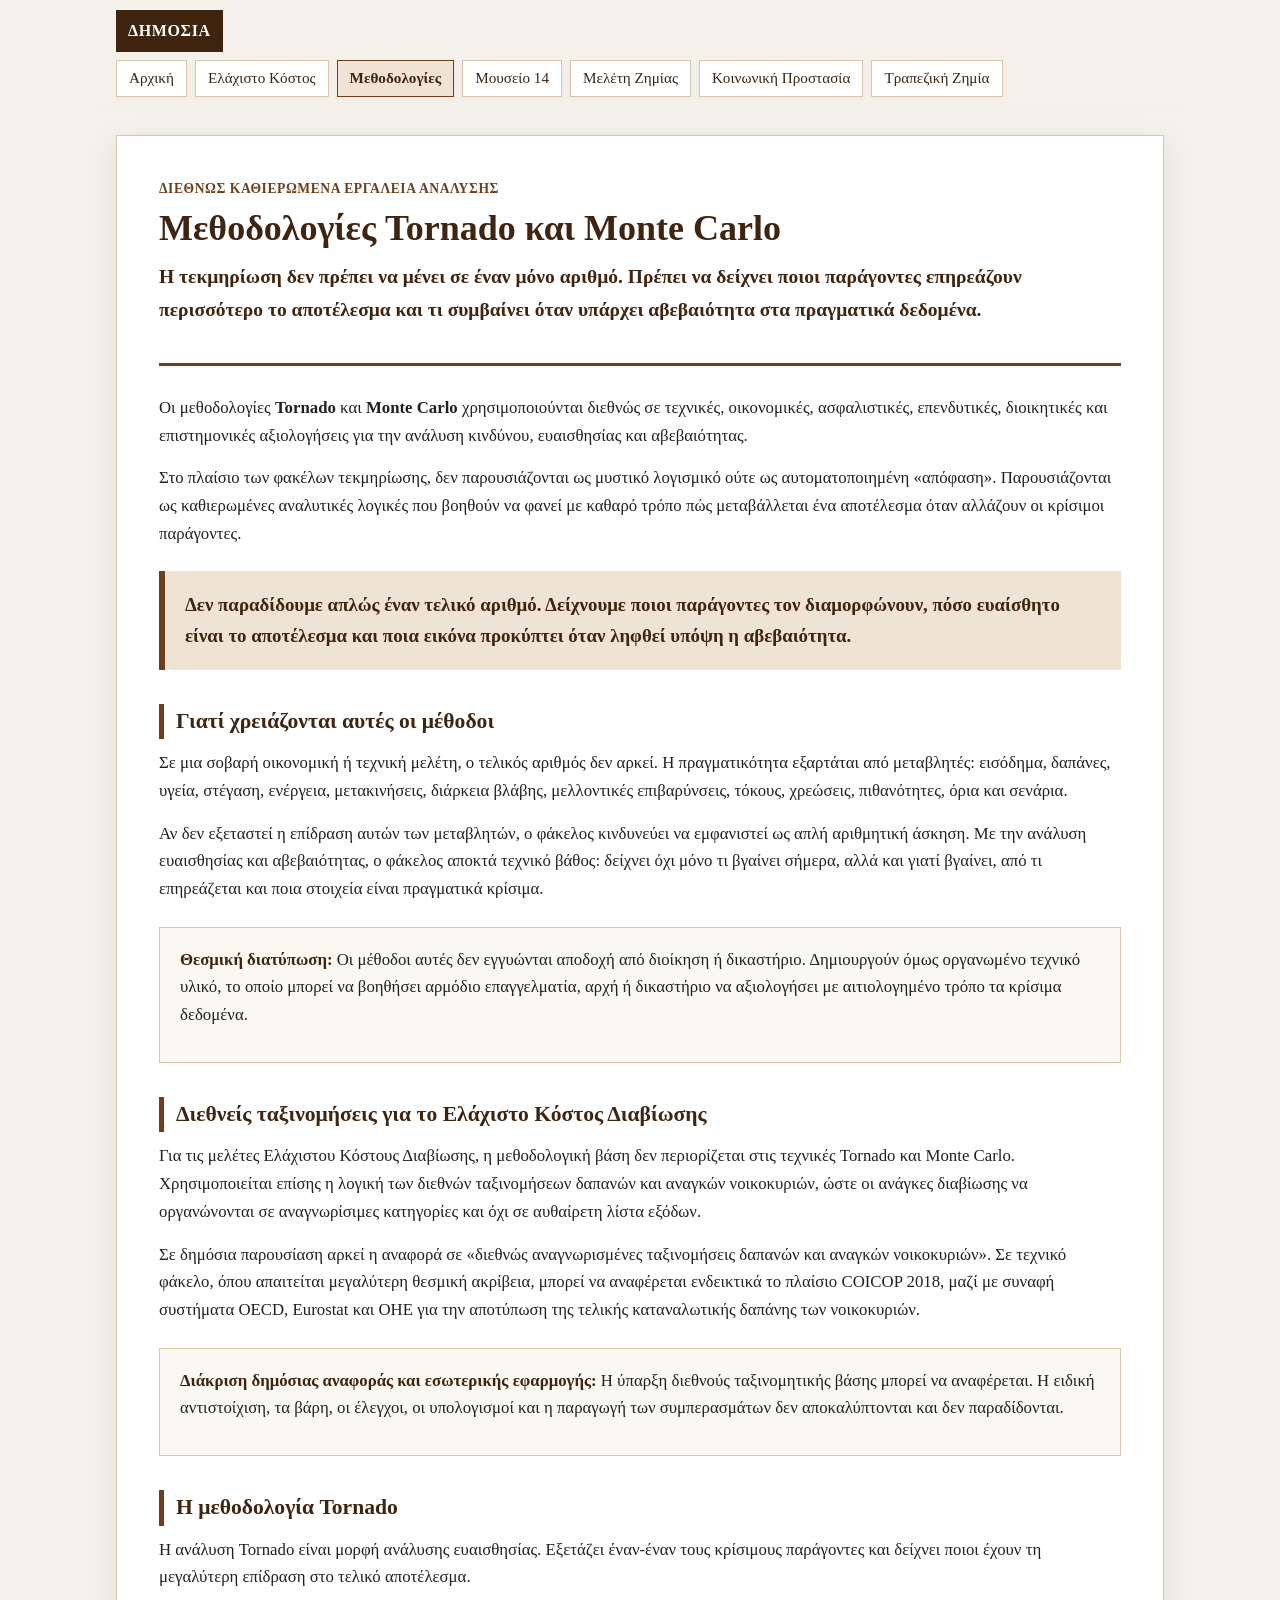
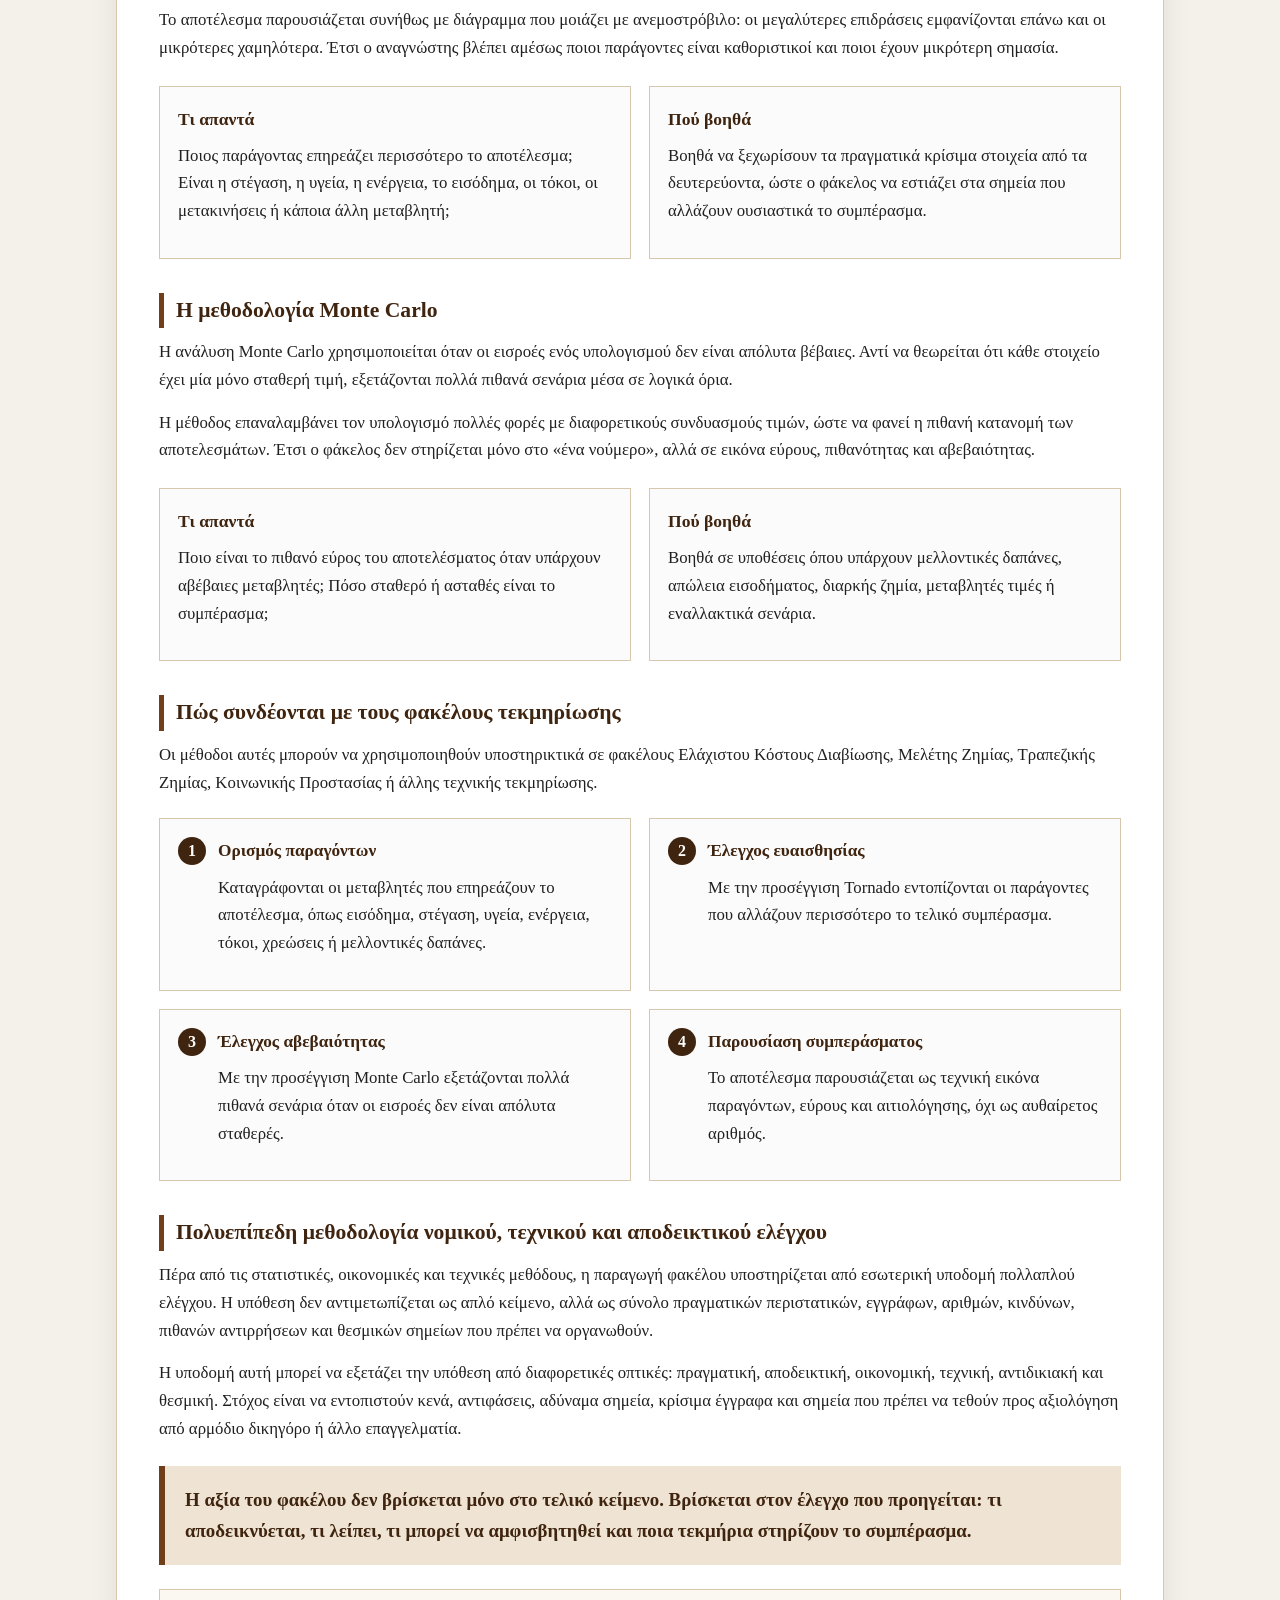
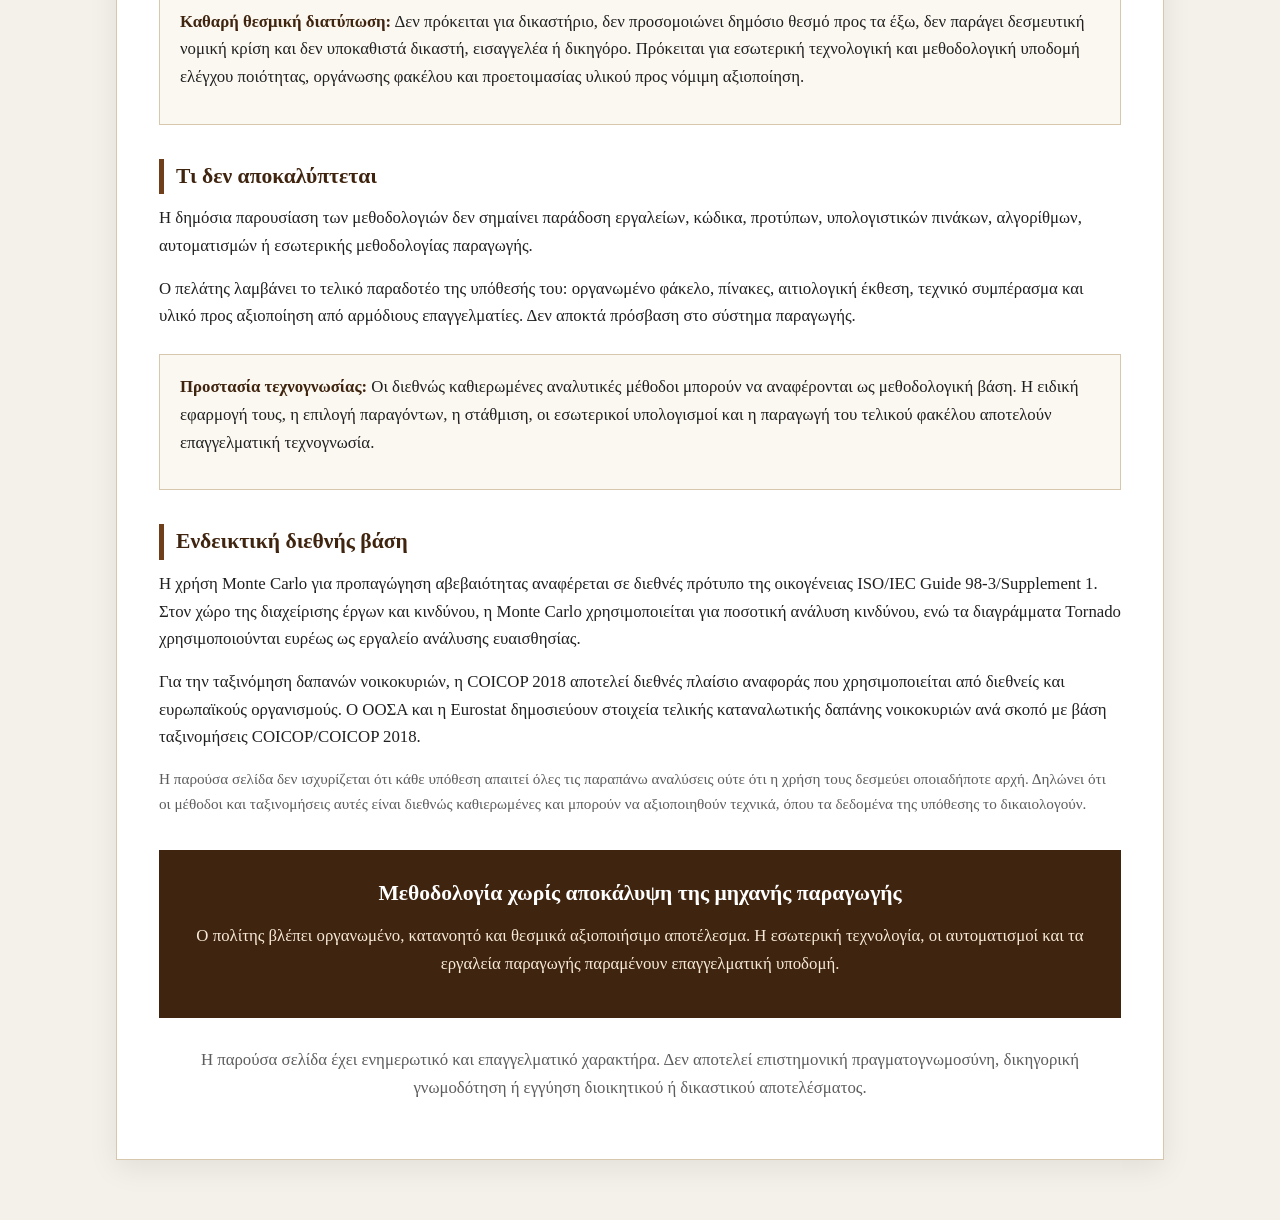
<file: methodologies-tornado-monte-carlo.html>
<!DOCTYPE html>
<html lang="el">
<head>
  <meta charset="UTF-8">
  <meta name="viewport" content="width=device-width, initial-scale=1.0">
  <title>Μεθοδολογίες Tornado και Monte Carlo | Ανάλυση Ευαισθησίας και Αβεβαιότητας</title>
  <meta name="description" content="Παρουσίαση των μεθοδολογιών Tornado και Monte Carlo ως διεθνώς καθιερωμένων εργαλείων ανάλυσης ευαισθησίας, κινδύνου και αβεβαιότητας σε τεχνικούς, οικονομικούς και θεσμικούς φακέλους.">
  <link rel="stylesheet" href="assets/css/dimosia.css">
</head>
<body>
<nav class="topnav" aria-label="Κύρια πλοήγηση">
  <a class="nav-brand" href="index.html">ΔΗΜΟΣΙΑ</a>
  <div class="nav-links">
    <a href="index.html" data-page="index">Αρχική</a>
    <a href="elaxisto-kostos-diaviosis.html" data-page="elaxisto-kostos-diaviosis">Ελάχιστο Κόστος</a>
    <a href="methodologies-tornado-monte-carlo.html" data-page="methodologies" class="active">Μεθοδολογίες</a>
    <a href="mouseio14.html" data-page="mouseio14">Μουσείο 14</a>
    <a href="meleti-zimias.html" data-page="meleti-zimias">Μελέτη Ζημίας</a>
    <a href="fakelos-koinonikis-prostasias.html" data-page="fakelos-koinonikis-prostasias">Κοινωνική Προστασία</a>
    <a href="atomikos-fakelos-trapezikis-zimias.html" data-page="atomikos-fakelos-trapezikis-zimias">Τραπεζική Ζημία</a>
  </div>
</nav>

<main class="page">
  <article class="card">
    <header>
      <div class="eyebrow">Διεθνώς καθιερωμένα εργαλεία ανάλυσης</div>
      <h1>Μεθοδολογίες Tornado και Monte Carlo</h1>
      <p class="lead">Η τεκμηρίωση δεν πρέπει να μένει σε έναν μόνο αριθμό. Πρέπει να δείχνει ποιοι παράγοντες επηρεάζουν περισσότερο το αποτέλεσμα και τι συμβαίνει όταν υπάρχει αβεβαιότητα στα πραγματικά δεδομένα.</p>
    </header>

    <section>
      <p>Οι μεθοδολογίες <strong>Tornado</strong> και <strong>Monte Carlo</strong> χρησιμοποιούνται διεθνώς σε τεχνικές, οικονομικές, ασφαλιστικές, επενδυτικές, διοικητικές και επιστημονικές αξιολογήσεις για την ανάλυση κινδύνου, ευαισθησίας και αβεβαιότητας.</p>
      <p>Στο πλαίσιο των φακέλων τεκμηρίωσης, δεν παρουσιάζονται ως μυστικό λογισμικό ούτε ως αυτοματοποιημένη «απόφαση». Παρουσιάζονται ως καθιερωμένες αναλυτικές λογικές που βοηθούν να φανεί με καθαρό τρόπο πώς μεταβάλλεται ένα αποτέλεσμα όταν αλλάζουν οι κρίσιμοι παράγοντες.</p>
      <div class="quote">Δεν παραδίδουμε απλώς έναν τελικό αριθμό. Δείχνουμε ποιοι παράγοντες τον διαμορφώνουν, πόσο ευαίσθητο είναι το αποτέλεσμα και ποια εικόνα προκύπτει όταν ληφθεί υπόψη η αβεβαιότητα.</div>
    </section>

    <section>
      <h2>Γιατί χρειάζονται αυτές οι μέθοδοι</h2>
      <p>Σε μια σοβαρή οικονομική ή τεχνική μελέτη, ο τελικός αριθμός δεν αρκεί. Η πραγματικότητα εξαρτάται από μεταβλητές: εισόδημα, δαπάνες, υγεία, στέγαση, ενέργεια, μετακινήσεις, διάρκεια βλάβης, μελλοντικές επιβαρύνσεις, τόκους, χρεώσεις, πιθανότητες, όρια και σενάρια.</p>
      <p>Αν δεν εξεταστεί η επίδραση αυτών των μεταβλητών, ο φάκελος κινδυνεύει να εμφανιστεί ως απλή αριθμητική άσκηση. Με την ανάλυση ευαισθησίας και αβεβαιότητας, ο φάκελος αποκτά τεχνικό βάθος: δείχνει όχι μόνο τι βγαίνει σήμερα, αλλά και γιατί βγαίνει, από τι επηρεάζεται και ποια στοιχεία είναι πραγματικά κρίσιμα.</p>
      <div class="notice"><p><strong>Θεσμική διατύπωση:</strong> Οι μέθοδοι αυτές δεν εγγυώνται αποδοχή από διοίκηση ή δικαστήριο. Δημιουργούν όμως οργανωμένο τεχνικό υλικό, το οποίο μπορεί να βοηθήσει αρμόδιο επαγγελματία, αρχή ή δικαστήριο να αξιολογήσει με αιτιολογημένο τρόπο τα κρίσιμα δεδομένα.</p></div>
    </section>

    <section>
      <h2>Διεθνείς ταξινομήσεις για το Ελάχιστο Κόστος Διαβίωσης</h2>
      <p>Για τις μελέτες Ελάχιστου Κόστους Διαβίωσης, η μεθοδολογική βάση δεν περιορίζεται στις τεχνικές Tornado και Monte Carlo. Χρησιμοποιείται επίσης η λογική των διεθνών ταξινομήσεων δαπανών και αναγκών νοικοκυριών, ώστε οι ανάγκες διαβίωσης να οργανώνονται σε αναγνωρίσιμες κατηγορίες και όχι σε αυθαίρετη λίστα εξόδων.</p>
      <p>Σε δημόσια παρουσίαση αρκεί η αναφορά σε «διεθνώς αναγνωρισμένες ταξινομήσεις δαπανών και αναγκών νοικοκυριών». Σε τεχνικό φάκελο, όπου απαιτείται μεγαλύτερη θεσμική ακρίβεια, μπορεί να αναφέρεται ενδεικτικά το πλαίσιο COICOP 2018, μαζί με συναφή συστήματα OECD, Eurostat και ΟΗΕ για την αποτύπωση της τελικής καταναλωτικής δαπάνης των νοικοκυριών.</p>
      <div class="notice"><p><strong>Διάκριση δημόσιας αναφοράς και εσωτερικής εφαρμογής:</strong> Η ύπαρξη διεθνούς ταξινομητικής βάσης μπορεί να αναφέρεται. Η ειδική αντιστοίχιση, τα βάρη, οι έλεγχοι, οι υπολογισμοί και η παραγωγή των συμπερασμάτων δεν αποκαλύπτονται και δεν παραδίδονται.</p></div>
    </section>

    <section>
      <h2>Η μεθοδολογία Tornado</h2>
      <p>Η ανάλυση Tornado είναι μορφή ανάλυσης ευαισθησίας. Εξετάζει έναν-έναν τους κρίσιμους παράγοντες και δείχνει ποιοι έχουν τη μεγαλύτερη επίδραση στο τελικό αποτέλεσμα.</p>
      <p>Το αποτέλεσμα παρουσιάζεται συνήθως με διάγραμμα που μοιάζει με ανεμοστρόβιλο: οι μεγαλύτερες επιδράσεις εμφανίζονται επάνω και οι μικρότερες χαμηλότερα. Έτσι ο αναγνώστης βλέπει αμέσως ποιοι παράγοντες είναι καθοριστικοί και ποιοι έχουν μικρότερη σημασία.</p>
      <div class="grid">
        <div class="box"><h3>Τι απαντά</h3><p>Ποιος παράγοντας επηρεάζει περισσότερο το αποτέλεσμα; Είναι η στέγαση, η υγεία, η ενέργεια, το εισόδημα, οι τόκοι, οι μετακινήσεις ή κάποια άλλη μεταβλητή;</p></div>
        <div class="box"><h3>Πού βοηθά</h3><p>Βοηθά να ξεχωρίσουν τα πραγματικά κρίσιμα στοιχεία από τα δευτερεύοντα, ώστε ο φάκελος να εστιάζει στα σημεία που αλλάζουν ουσιαστικά το συμπέρασμα.</p></div>
      </div>
    </section>

    <section>
      <h2>Η μεθοδολογία Monte Carlo</h2>
      <p>Η ανάλυση Monte Carlo χρησιμοποιείται όταν οι εισροές ενός υπολογισμού δεν είναι απόλυτα βέβαιες. Αντί να θεωρείται ότι κάθε στοιχείο έχει μία μόνο σταθερή τιμή, εξετάζονται πολλά πιθανά σενάρια μέσα σε λογικά όρια.</p>
      <p>Η μέθοδος επαναλαμβάνει τον υπολογισμό πολλές φορές με διαφορετικούς συνδυασμούς τιμών, ώστε να φανεί η πιθανή κατανομή των αποτελεσμάτων. Έτσι ο φάκελος δεν στηρίζεται μόνο στο «ένα νούμερο», αλλά σε εικόνα εύρους, πιθανότητας και αβεβαιότητας.</p>
      <div class="grid">
        <div class="box"><h3>Τι απαντά</h3><p>Ποιο είναι το πιθανό εύρος του αποτελέσματος όταν υπάρχουν αβέβαιες μεταβλητές; Πόσο σταθερό ή ασταθές είναι το συμπέρασμα;</p></div>
        <div class="box"><h3>Πού βοηθά</h3><p>Βοηθά σε υποθέσεις όπου υπάρχουν μελλοντικές δαπάνες, απώλεια εισοδήματος, διαρκής ζημία, μεταβλητές τιμές ή εναλλακτικά σενάρια.</p></div>
      </div>
    </section>

    <section>
      <h2>Πώς συνδέονται με τους φακέλους τεκμηρίωσης</h2>
      <p>Οι μέθοδοι αυτές μπορούν να χρησιμοποιηθούν υποστηρικτικά σε φακέλους Ελάχιστου Κόστους Διαβίωσης, Μελέτης Ζημίας, Τραπεζικής Ζημίας, Κοινωνικής Προστασίας ή άλλης τεχνικής τεκμηρίωσης.</p>
      <div class="steps">
        <div class="step"><h3>Ορισμός παραγόντων</h3><p>Καταγράφονται οι μεταβλητές που επηρεάζουν το αποτέλεσμα, όπως εισόδημα, στέγαση, υγεία, ενέργεια, τόκοι, χρεώσεις ή μελλοντικές δαπάνες.</p></div>
        <div class="step"><h3>Έλεγχος ευαισθησίας</h3><p>Με την προσέγγιση Tornado εντοπίζονται οι παράγοντες που αλλάζουν περισσότερο το τελικό συμπέρασμα.</p></div>
        <div class="step"><h3>Έλεγχος αβεβαιότητας</h3><p>Με την προσέγγιση Monte Carlo εξετάζονται πολλά πιθανά σενάρια όταν οι εισροές δεν είναι απόλυτα σταθερές.</p></div>
        <div class="step"><h3>Παρουσίαση συμπεράσματος</h3><p>Το αποτέλεσμα παρουσιάζεται ως τεχνική εικόνα παραγόντων, εύρους και αιτιολόγησης, όχι ως αυθαίρετος αριθμός.</p></div>
      </div>
    </section>


<section>
  <h2>Πολυεπίπεδη μεθοδολογία νομικού, τεχνικού και αποδεικτικού ελέγχου</h2>
  <p>Πέρα από τις στατιστικές, οικονομικές και τεχνικές μεθόδους, η παραγωγή φακέλου υποστηρίζεται από εσωτερική υποδομή πολλαπλού ελέγχου. Η υπόθεση δεν αντιμετωπίζεται ως απλό κείμενο, αλλά ως σύνολο πραγματικών περιστατικών, εγγράφων, αριθμών, κινδύνων, πιθανών αντιρρήσεων και θεσμικών σημείων που πρέπει να οργανωθούν.</p>
  <p>Η υποδομή αυτή μπορεί να εξετάζει την υπόθεση από διαφορετικές οπτικές: πραγματική, αποδεικτική, οικονομική, τεχνική, αντιδικιακή και θεσμική. Στόχος είναι να εντοπιστούν κενά, αντιφάσεις, αδύναμα σημεία, κρίσιμα έγγραφα και σημεία που πρέπει να τεθούν προς αξιολόγηση από αρμόδιο δικηγόρο ή άλλο επαγγελματία.</p>
  <div class="quote">Η αξία του φακέλου δεν βρίσκεται μόνο στο τελικό κείμενο. Βρίσκεται στον έλεγχο που προηγείται: τι αποδεικνύεται, τι λείπει, τι μπορεί να αμφισβητηθεί και ποια τεκμήρια στηρίζουν το συμπέρασμα.</div>
  <div class="notice"><p><strong>Καθαρή θεσμική διατύπωση:</strong> Δεν πρόκειται για δικαστήριο, δεν προσομοιώνει δημόσιο θεσμό προς τα έξω, δεν παράγει δεσμευτική νομική κρίση και δεν υποκαθιστά δικαστή, εισαγγελέα ή δικηγόρο. Πρόκειται για εσωτερική τεχνολογική και μεθοδολογική υποδομή ελέγχου ποιότητας, οργάνωσης φακέλου και προετοιμασίας υλικού προς νόμιμη αξιοποίηση.</p></div>
</section>

    <section>
      <h2>Τι δεν αποκαλύπτεται</h2>
      <p>Η δημόσια παρουσίαση των μεθοδολογιών δεν σημαίνει παράδοση εργαλείων, κώδικα, προτύπων, υπολογιστικών πινάκων, αλγορίθμων, αυτοματισμών ή εσωτερικής μεθοδολογίας παραγωγής.</p>
      <p>Ο πελάτης λαμβάνει το τελικό παραδοτέο της υπόθεσής του: οργανωμένο φάκελο, πίνακες, αιτιολογική έκθεση, τεχνικό συμπέρασμα και υλικό προς αξιοποίηση από αρμόδιους επαγγελματίες. Δεν αποκτά πρόσβαση στο σύστημα παραγωγής.</p>
      <div class="notice"><p><strong>Προστασία τεχνογνωσίας:</strong> Οι διεθνώς καθιερωμένες αναλυτικές μέθοδοι μπορούν να αναφέρονται ως μεθοδολογική βάση. Η ειδική εφαρμογή τους, η επιλογή παραγόντων, η στάθμιση, οι εσωτερικοί υπολογισμοί και η παραγωγή του τελικού φακέλου αποτελούν επαγγελματική τεχνογνωσία.</p></div>
    </section>

    <section>
      <h2>Ενδεικτική διεθνής βάση</h2>
      <p>Η χρήση Monte Carlo για προπαγώγηση αβεβαιότητας αναφέρεται σε διεθνές πρότυπο της οικογένειας ISO/IEC Guide 98-3/Supplement 1. Στον χώρο της διαχείρισης έργων και κινδύνου, η Monte Carlo χρησιμοποιείται για ποσοτική ανάλυση κινδύνου, ενώ τα διαγράμματα Tornado χρησιμοποιούνται ευρέως ως εργαλείο ανάλυσης ευαισθησίας.</p>
      <p>Για την ταξινόμηση δαπανών νοικοκυριών, η COICOP 2018 αποτελεί διεθνές πλαίσιο αναφοράς που χρησιμοποιείται από διεθνείς και ευρωπαϊκούς οργανισμούς. Ο ΟΟΣΑ και η Eurostat δημοσιεύουν στοιχεία τελικής καταναλωτικής δαπάνης νοικοκυριών ανά σκοπό με βάση ταξινομήσεις COICOP/COICOP 2018.</p>
      <p class="small">Η παρούσα σελίδα δεν ισχυρίζεται ότι κάθε υπόθεση απαιτεί όλες τις παραπάνω αναλύσεις ούτε ότι η χρήση τους δεσμεύει οποιαδήποτε αρχή. Δηλώνει ότι οι μέθοδοι και ταξινομήσεις αυτές είναι διεθνώς καθιερωμένες και μπορούν να αξιοποιηθούν τεχνικά, όπου τα δεδομένα της υπόθεσης το δικαιολογούν.</p>
    </section>

    <section class="cta">
      <h2>Μεθοδολογία χωρίς αποκάλυψη της μηχανής παραγωγής</h2>
      <p>Ο πολίτης βλέπει οργανωμένο, κατανοητό και θεσμικά αξιοποιήσιμο αποτέλεσμα. Η εσωτερική τεχνολογία, οι αυτοματισμοί και τα εργαλεία παραγωγής παραμένουν επαγγελματική υποδομή.</p>
    </section>

    <footer>
      <p>Η παρούσα σελίδα έχει ενημερωτικό και επαγγελματικό χαρακτήρα. Δεν αποτελεί επιστημονική πραγματογνωμοσύνη, δικηγορική γνωμοδότηση ή εγγύηση διοικητικού ή δικαστικού αποτελέσματος.</p>
    </footer>
  </article>
</main>
</body>
</html>
</file>
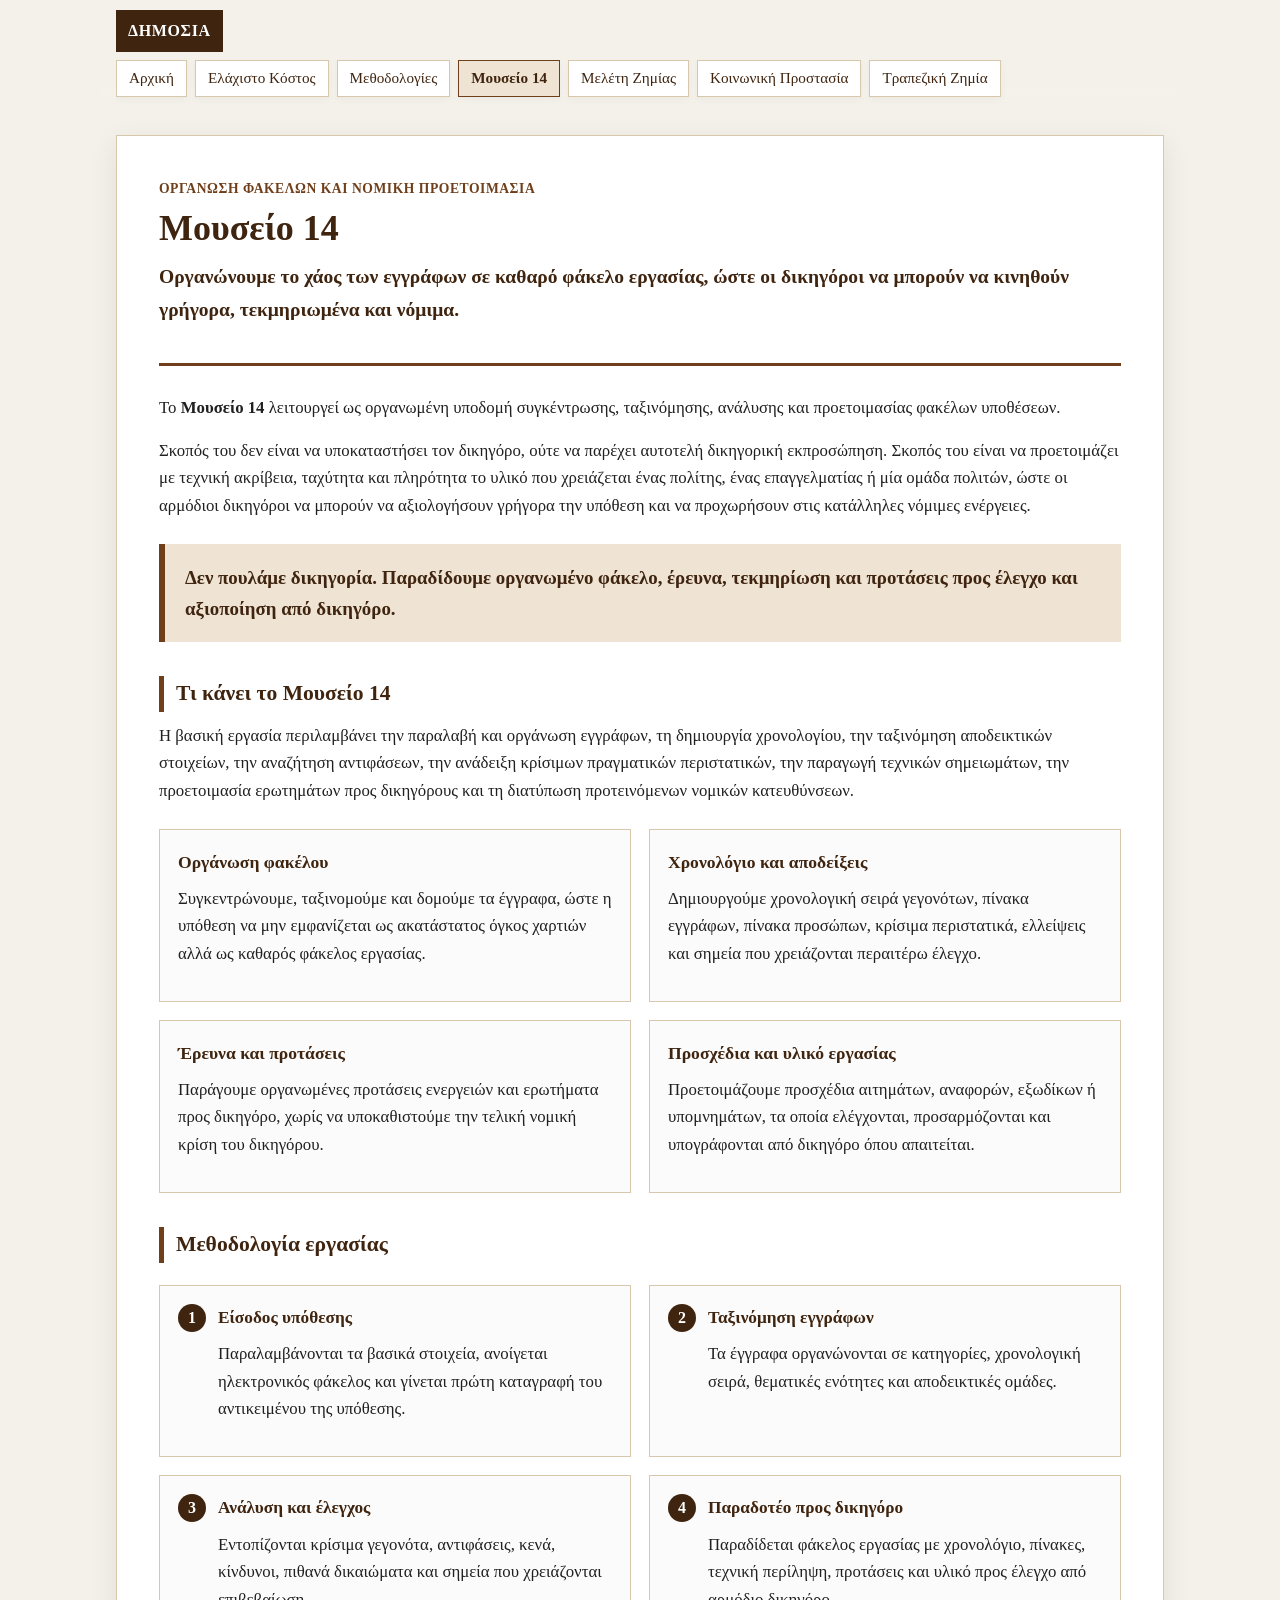
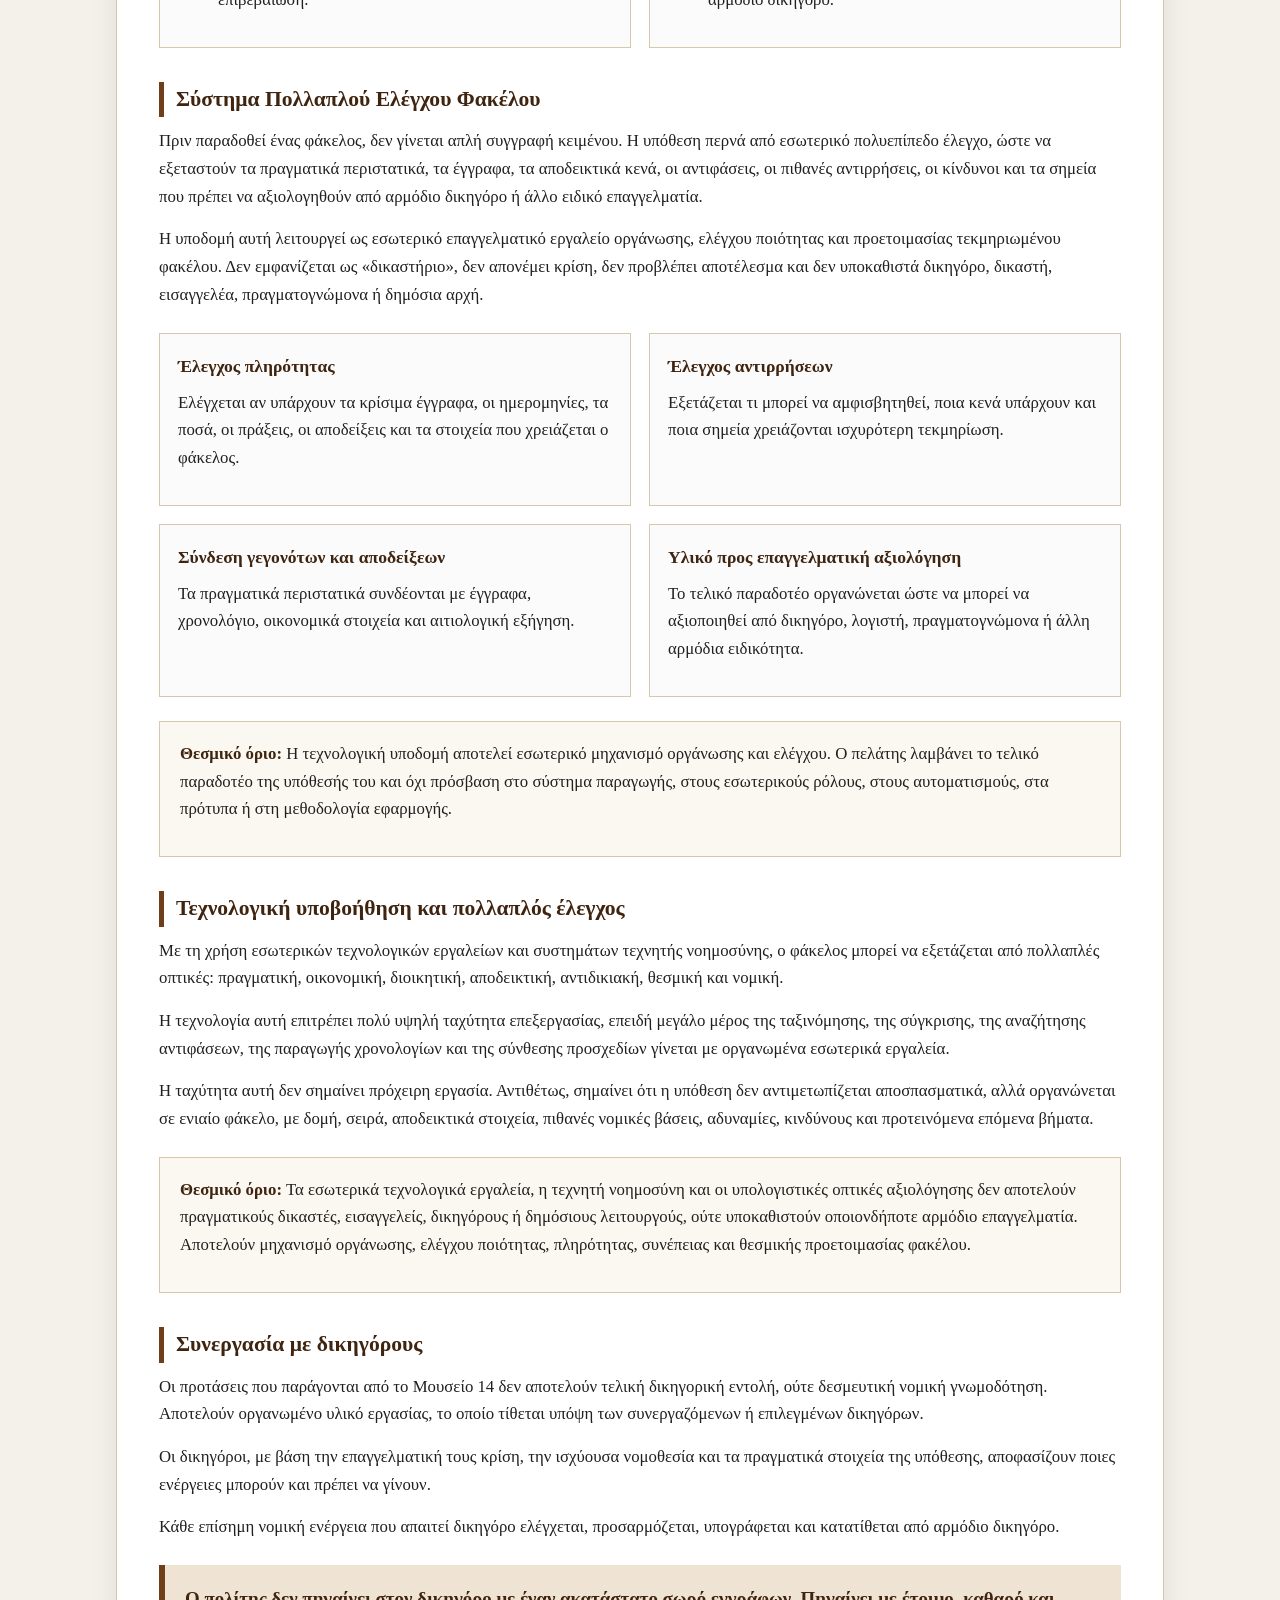
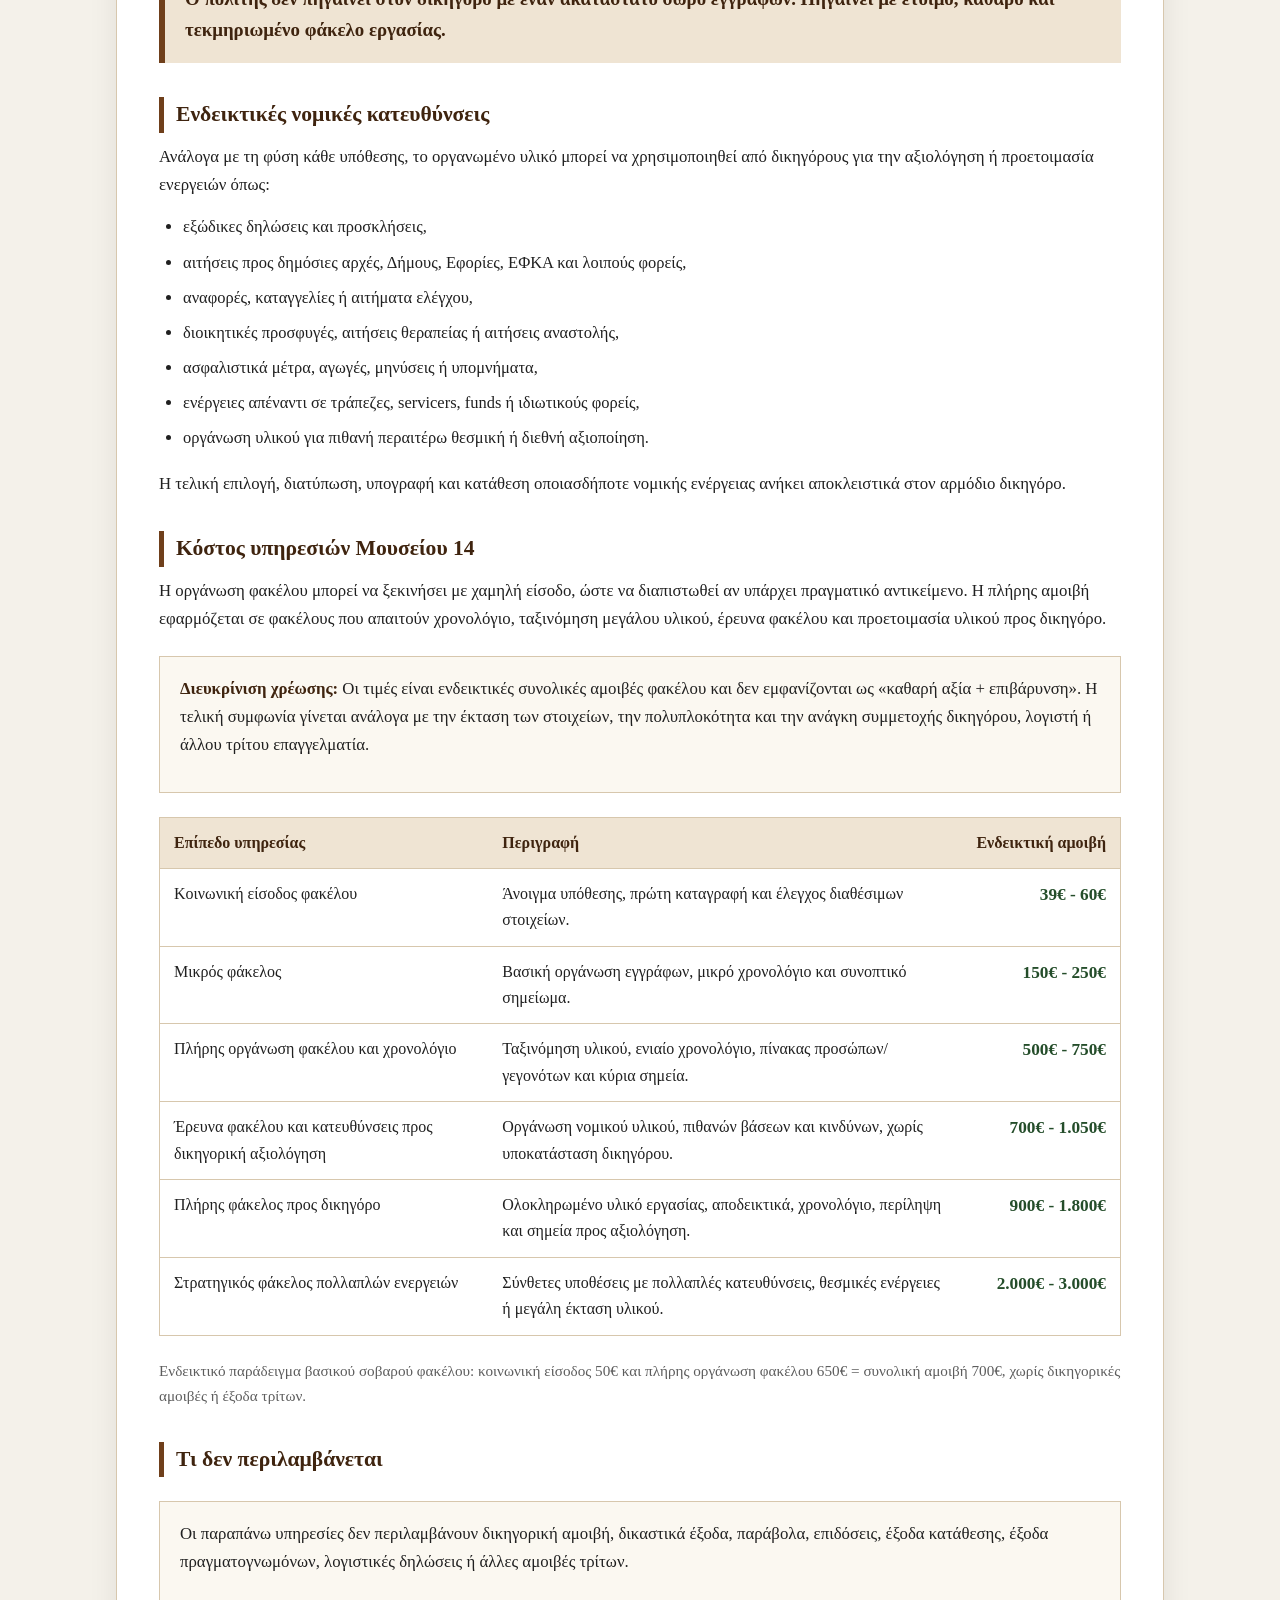
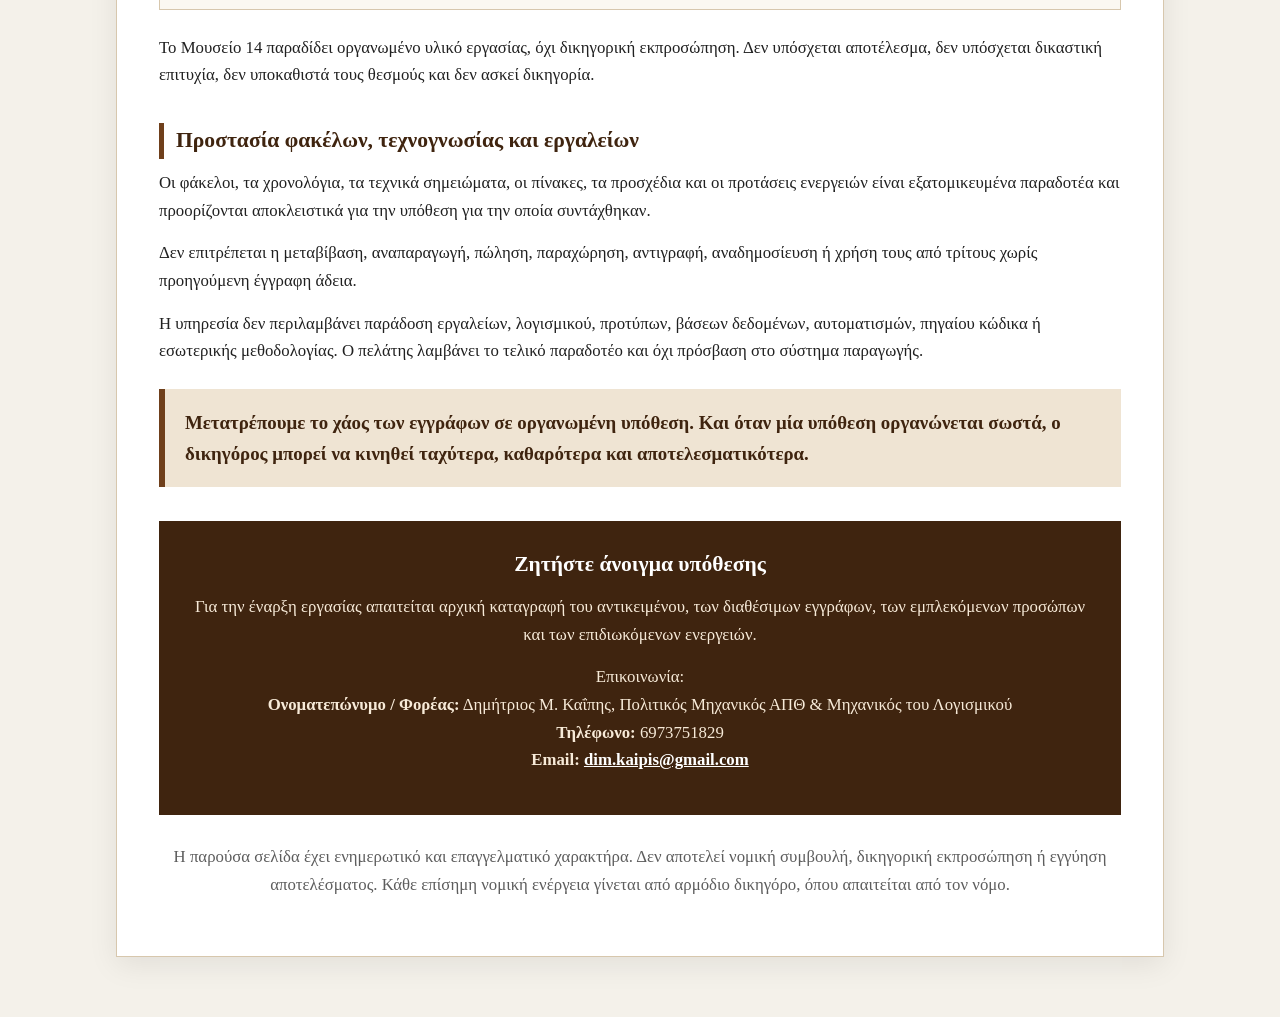
<file: mouseio14.html>
<!DOCTYPE html>

<html lang="el">
<head>
<meta charset="utf-8"/>
<meta content="width=device-width, initial-scale=1.0" name="viewport"/>
<title>Μουσείο 14 | Οργάνωση Φακέλων, Νομική Έρευνα και Προτάσεις Ενεργειών</title>
<meta content="Μουσείο 14: οργάνωση φακέλων, τεχνική και θεσμική έρευνα, προτάσεις ενεργειών και προετοιμασία υλικού προς αξιοποίηση από δικηγόρους." name="description"/>

<link href="assets/css/dimosia.css" rel="stylesheet"/></head>
<body>
<nav class="topnav" aria-label="Κύρια πλοήγηση">
  <a class="nav-brand" href="index.html">ΔΗΜΟΣΙΑ</a>
  <div class="nav-links">
    <a href="index.html" data-page="index">Αρχική</a>
    <a href="elaxisto-kostos-diaviosis.html" data-page="elaxisto-kostos-diaviosis">Ελάχιστο Κόστος</a>
    <a href="methodologies-tornado-monte-carlo.html" data-page="methodologies">Μεθοδολογίες</a>
    <a href="mouseio14.html" data-page="mouseio14" class="active">Μουσείο 14</a>
    <a href="meleti-zimias.html" data-page="meleti-zimias">Μελέτη Ζημίας</a>
    <a href="fakelos-koinonikis-prostasias.html" data-page="fakelos-koinonikis-prostasias">Κοινωνική Προστασία</a>
    <a href="atomikos-fakelos-trapezikis-zimias.html" data-page="atomikos-fakelos-trapezikis-zimias">Τραπεζική Ζημία</a>
  </div>
</nav>

<main class="page">
<article class="card">
<header>
<div class="eyebrow">Οργάνωση φακέλων και νομική προετοιμασία</div>
<h1>Μουσείο 14</h1>
<p class="lead">Οργανώνουμε το χάος των εγγράφων σε καθαρό φάκελο εργασίας, ώστε οι δικηγόροι να μπορούν να κινηθούν γρήγορα, τεκμηριωμένα και νόμιμα.</p>
</header>
<section>
<p>Το <strong>Μουσείο 14</strong> λειτουργεί ως οργανωμένη υποδομή συγκέντρωσης, ταξινόμησης, ανάλυσης και προετοιμασίας φακέλων υποθέσεων.</p>
<p>Σκοπός του δεν είναι να υποκαταστήσει τον δικηγόρο, ούτε να παρέχει αυτοτελή δικηγορική εκπροσώπηση. Σκοπός του είναι να προετοιμάζει με τεχνική ακρίβεια, ταχύτητα και πληρότητα το υλικό που χρειάζεται ένας πολίτης, ένας επαγγελματίας ή μία ομάδα πολιτών, ώστε οι αρμόδιοι δικηγόροι να μπορούν να αξιολογήσουν γρήγορα την υπόθεση και να προχωρήσουν στις κατάλληλες νόμιμες ενέργειες.</p>
<div class="quote">Δεν πουλάμε δικηγορία. Παραδίδουμε οργανωμένο φάκελο, έρευνα, τεκμηρίωση και προτάσεις προς έλεγχο και αξιοποίηση από δικηγόρο.</div>
</section>
<section>
<h2>Τι κάνει το Μουσείο 14</h2>
<p>Η βασική εργασία περιλαμβάνει την παραλαβή και οργάνωση εγγράφων, τη δημιουργία χρονολογίου, την ταξινόμηση αποδεικτικών στοιχείων, την αναζήτηση αντιφάσεων, την ανάδειξη κρίσιμων πραγματικών περιστατικών, την παραγωγή τεχνικών σημειωμάτων, την προετοιμασία ερωτημάτων προς δικηγόρους και τη διατύπωση προτεινόμενων νομικών κατευθύνσεων.</p>
<div class="grid">
<div class="box"><h3>Οργάνωση φακέλου</h3><p>Συγκεντρώνουμε, ταξινομούμε και δομούμε τα έγγραφα, ώστε η υπόθεση να μην εμφανίζεται ως ακατάστατος όγκος χαρτιών αλλά ως καθαρός φάκελος εργασίας.</p></div>
<div class="box"><h3>Χρονολόγιο και αποδείξεις</h3><p>Δημιουργούμε χρονολογική σειρά γεγονότων, πίνακα εγγράφων, πίνακα προσώπων, κρίσιμα περιστατικά, ελλείψεις και σημεία που χρειάζονται περαιτέρω έλεγχο.</p></div>
<div class="box"><h3>Έρευνα και προτάσεις</h3><p>Παράγουμε οργανωμένες προτάσεις ενεργειών και ερωτήματα προς δικηγόρο, χωρίς να υποκαθιστούμε την τελική νομική κρίση του δικηγόρου.</p></div>
<div class="box"><h3>Προσχέδια και υλικό εργασίας</h3><p>Προετοιμάζουμε προσχέδια αιτημάτων, αναφορών, εξωδίκων ή υπομνημάτων, τα οποία ελέγχονται, προσαρμόζονται και υπογράφονται από δικηγόρο όπου απαιτείται.</p></div>
</div>
</section>
<section>
<h2>Μεθοδολογία εργασίας</h2>
<div class="steps">
<div class="step"><h3>Είσοδος υπόθεσης</h3><p>Παραλαμβάνονται τα βασικά στοιχεία, ανοίγεται ηλεκτρονικός φάκελος και γίνεται πρώτη καταγραφή του αντικειμένου της υπόθεσης.</p></div>
<div class="step"><h3>Ταξινόμηση εγγράφων</h3><p>Τα έγγραφα οργανώνονται σε κατηγορίες, χρονολογική σειρά, θεματικές ενότητες και αποδεικτικές ομάδες.</p></div>
<div class="step"><h3>Ανάλυση και έλεγχος</h3><p>Εντοπίζονται κρίσιμα γεγονότα, αντιφάσεις, κενά, κίνδυνοι, πιθανά δικαιώματα και σημεία που χρειάζονται επιβεβαίωση.</p></div>
<div class="step"><h3>Παραδοτέο προς δικηγόρο</h3><p>Παραδίδεται φάκελος εργασίας με χρονολόγιο, πίνακες, τεχνική περίληψη, προτάσεις και υλικό προς έλεγχο από αρμόδιο δικηγόρο.</p></div>
</div>
</section>

<section>
  <h2>Σύστημα Πολλαπλού Ελέγχου Φακέλου</h2>
  <p>Πριν παραδοθεί ένας φάκελος, δεν γίνεται απλή συγγραφή κειμένου. Η υπόθεση περνά από εσωτερικό πολυεπίπεδο έλεγχο, ώστε να εξεταστούν τα πραγματικά περιστατικά, τα έγγραφα, τα αποδεικτικά κενά, οι αντιφάσεις, οι πιθανές αντιρρήσεις, οι κίνδυνοι και τα σημεία που πρέπει να αξιολογηθούν από αρμόδιο δικηγόρο ή άλλο ειδικό επαγγελματία.</p>
  <p>Η υποδομή αυτή λειτουργεί ως εσωτερικό επαγγελματικό εργαλείο οργάνωσης, ελέγχου ποιότητας και προετοιμασίας τεκμηριωμένου φακέλου. Δεν εμφανίζεται ως «δικαστήριο», δεν απονέμει κρίση, δεν προβλέπει αποτέλεσμα και δεν υποκαθιστά δικηγόρο, δικαστή, εισαγγελέα, πραγματογνώμονα ή δημόσια αρχή.</p>
  <div class="grid">
    <div class="box"><h3>Έλεγχος πληρότητας</h3><p>Ελέγχεται αν υπάρχουν τα κρίσιμα έγγραφα, οι ημερομηνίες, τα ποσά, οι πράξεις, οι αποδείξεις και τα στοιχεία που χρειάζεται ο φάκελος.</p></div>
    <div class="box"><h3>Έλεγχος αντιρρήσεων</h3><p>Εξετάζεται τι μπορεί να αμφισβητηθεί, ποια κενά υπάρχουν και ποια σημεία χρειάζονται ισχυρότερη τεκμηρίωση.</p></div>
    <div class="box"><h3>Σύνδεση γεγονότων και αποδείξεων</h3><p>Τα πραγματικά περιστατικά συνδέονται με έγγραφα, χρονολόγιο, οικονομικά στοιχεία και αιτιολογική εξήγηση.</p></div>
    <div class="box"><h3>Υλικό προς επαγγελματική αξιολόγηση</h3><p>Το τελικό παραδοτέο οργανώνεται ώστε να μπορεί να αξιοποιηθεί από δικηγόρο, λογιστή, πραγματογνώμονα ή άλλη αρμόδια ειδικότητα.</p></div>
  </div>
  <div class="notice"><p><strong>Θεσμικό όριο:</strong> Η τεχνολογική υποδομή αποτελεί εσωτερικό μηχανισμό οργάνωσης και ελέγχου. Ο πελάτης λαμβάνει το τελικό παραδοτέο της υπόθεσής του και όχι πρόσβαση στο σύστημα παραγωγής, στους εσωτερικούς ρόλους, στους αυτοματισμούς, στα πρότυπα ή στη μεθοδολογία εφαρμογής.</p></div>
</section>
<section>
<h2>Τεχνολογική υποβοήθηση και πολλαπλός έλεγχος</h2>
<p>Με τη χρήση εσωτερικών τεχνολογικών εργαλείων και συστημάτων τεχνητής νοημοσύνης, ο φάκελος μπορεί να εξετάζεται από πολλαπλές οπτικές: πραγματική, οικονομική, διοικητική, αποδεικτική, αντιδικιακή, θεσμική και νομική.</p>
<p>Η τεχνολογία αυτή επιτρέπει πολύ υψηλή ταχύτητα επεξεργασίας, επειδή μεγάλο μέρος της ταξινόμησης, της σύγκρισης, της αναζήτησης αντιφάσεων, της παραγωγής χρονολογίων και της σύνθεσης προσχεδίων γίνεται με οργανωμένα εσωτερικά εργαλεία.</p>
<p>Η ταχύτητα αυτή δεν σημαίνει πρόχειρη εργασία. Αντιθέτως, σημαίνει ότι η υπόθεση δεν αντιμετωπίζεται αποσπασματικά, αλλά οργανώνεται σε ενιαίο φάκελο, με δομή, σειρά, αποδεικτικά στοιχεία, πιθανές νομικές βάσεις, αδυναμίες, κινδύνους και προτεινόμενα επόμενα βήματα.</p>
<div class="notice"><p><strong>Θεσμικό όριο:</strong> Τα εσωτερικά τεχνολογικά εργαλεία, η τεχνητή νοημοσύνη και οι υπολογιστικές οπτικές αξιολόγησης δεν αποτελούν πραγματικούς δικαστές, εισαγγελείς, δικηγόρους ή δημόσιους λειτουργούς, ούτε υποκαθιστούν οποιονδήποτε αρμόδιο επαγγελματία. Αποτελούν μηχανισμό οργάνωσης, ελέγχου ποιότητας, πληρότητας, συνέπειας και θεσμικής προετοιμασίας φακέλου.</p></div>
</section>
<section>
<h2>Συνεργασία με δικηγόρους</h2>
<p>Οι προτάσεις που παράγονται από το Μουσείο 14 δεν αποτελούν τελική δικηγορική εντολή, ούτε δεσμευτική νομική γνωμοδότηση. Αποτελούν οργανωμένο υλικό εργασίας, το οποίο τίθεται υπόψη των συνεργαζόμενων ή επιλεγμένων δικηγόρων.</p>
<p>Οι δικηγόροι, με βάση την επαγγελματική τους κρίση, την ισχύουσα νομοθεσία και τα πραγματικά στοιχεία της υπόθεσης, αποφασίζουν ποιες ενέργειες μπορούν και πρέπει να γίνουν.</p>
<p>Κάθε επίσημη νομική ενέργεια που απαιτεί δικηγόρο ελέγχεται, προσαρμόζεται, υπογράφεται και κατατίθεται από αρμόδιο δικηγόρο.</p>
<div class="quote">Ο πολίτης δεν πηγαίνει στον δικηγόρο με έναν ακατάστατο σωρό εγγράφων. Πηγαίνει με έτοιμο, καθαρό και τεκμηριωμένο φάκελο εργασίας.</div>
</section>
<section>
<h2>Ενδεικτικές νομικές κατευθύνσεις</h2>
<p>Ανάλογα με τη φύση κάθε υπόθεσης, το οργανωμένο υλικό μπορεί να χρησιμοποιηθεί από δικηγόρους για την αξιολόγηση ή προετοιμασία ενεργειών όπως:</p>
<ul>
<li>εξώδικες δηλώσεις και προσκλήσεις,</li>
<li>αιτήσεις προς δημόσιες αρχές, Δήμους, Εφορίες, ΕΦΚΑ και λοιπούς φορείς,</li>
<li>αναφορές, καταγγελίες ή αιτήματα ελέγχου,</li>
<li>διοικητικές προσφυγές, αιτήσεις θεραπείας ή αιτήσεις αναστολής,</li>
<li>ασφαλιστικά μέτρα, αγωγές, μηνύσεις ή υπομνήματα,</li>
<li>ενέργειες απέναντι σε τράπεζες, servicers, funds ή ιδιωτικούς φορείς,</li>
<li>οργάνωση υλικού για πιθανή περαιτέρω θεσμική ή διεθνή αξιοποίηση.</li>
</ul>
<p>Η τελική επιλογή, διατύπωση, υπογραφή και κατάθεση οποιασδήποτε νομικής ενέργειας ανήκει αποκλειστικά στον αρμόδιο δικηγόρο.</p>
</section>
<section>
<h2>Κόστος υπηρεσιών Μουσείου 14</h2>
<p>Η οργάνωση φακέλου μπορεί να ξεκινήσει με χαμηλή είσοδο, ώστε να διαπιστωθεί αν υπάρχει πραγματικό αντικείμενο. Η πλήρης αμοιβή εφαρμόζεται σε φακέλους που απαιτούν χρονολόγιο, ταξινόμηση μεγάλου υλικού, έρευνα φακέλου και προετοιμασία υλικού προς δικηγόρο.</p>
<div class="notice"><p><strong>Διευκρίνιση χρέωσης:</strong> Οι τιμές είναι ενδεικτικές συνολικές αμοιβές φακέλου και δεν εμφανίζονται ως «καθαρή αξία + επιβάρυνση». Η τελική συμφωνία γίνεται ανάλογα με την έκταση των στοιχείων, την πολυπλοκότητα και την ανάγκη συμμετοχής δικηγόρου, λογιστή ή άλλου τρίτου επαγγελματία.</p></div>
<div class="pricing-wrap">
<table>
<thead><tr><th>Επίπεδο υπηρεσίας</th><th>Περιγραφή</th><th class="price">Ενδεικτική αμοιβή</th></tr></thead>
<tbody>
<tr><td>Κοινωνική είσοδος φακέλου</td><td>Άνοιγμα υπόθεσης, πρώτη καταγραφή και έλεγχος διαθέσιμων στοιχείων.</td><td class="price total">39€ - 60€</td></tr>
<tr><td>Μικρός φάκελος</td><td>Βασική οργάνωση εγγράφων, μικρό χρονολόγιο και συνοπτικό σημείωμα.</td><td class="price total">150€ - 250€</td></tr>
<tr><td>Πλήρης οργάνωση φακέλου και χρονολόγιο</td><td>Ταξινόμηση υλικού, ενιαίο χρονολόγιο, πίνακας προσώπων/γεγονότων και κύρια σημεία.</td><td class="price total">500€ - 750€</td></tr>
<tr><td>Έρευνα φακέλου και κατευθύνσεις προς δικηγορική αξιολόγηση</td><td>Οργάνωση νομικού υλικού, πιθανών βάσεων και κινδύνων, χωρίς υποκατάσταση δικηγόρου.</td><td class="price total">700€ - 1.050€</td></tr>
<tr><td>Πλήρης φάκελος προς δικηγόρο</td><td>Ολοκληρωμένο υλικό εργασίας, αποδεικτικά, χρονολόγιο, περίληψη και σημεία προς αξιολόγηση.</td><td class="price total">900€ - 1.800€</td></tr>
<tr><td>Στρατηγικός φάκελος πολλαπλών ενεργειών</td><td>Σύνθετες υποθέσεις με πολλαπλές κατευθύνσεις, θεσμικές ενέργειες ή μεγάλη έκταση υλικού.</td><td class="price total">2.000€ - 3.000€</td></tr>
</tbody>
</table>
</div>
<p class="small">Ενδεικτικό παράδειγμα βασικού σοβαρού φακέλου: κοινωνική είσοδος 50€ και πλήρης οργάνωση φακέλου 650€ = συνολική αμοιβή 700€, χωρίς δικηγορικές αμοιβές ή έξοδα τρίτων.</p>
</section>
<section>
<h2>Τι δεν περιλαμβάνεται</h2>
<div class="notice"><p>Οι παραπάνω υπηρεσίες δεν περιλαμβάνουν δικηγορική αμοιβή, δικαστικά έξοδα, παράβολα, επιδόσεις, έξοδα κατάθεσης, έξοδα πραγματογνωμόνων, λογιστικές δηλώσεις ή άλλες αμοιβές τρίτων.</p></div>
<p>Το Μουσείο 14 παραδίδει οργανωμένο υλικό εργασίας, όχι δικηγορική εκπροσώπηση. Δεν υπόσχεται αποτέλεσμα, δεν υπόσχεται δικαστική επιτυχία, δεν υποκαθιστά τους θεσμούς και δεν ασκεί δικηγορία.</p>
</section>
<section>
<h2>Προστασία φακέλων, τεχνογνωσίας και εργαλείων</h2>
<p>Οι φάκελοι, τα χρονολόγια, τα τεχνικά σημειώματα, οι πίνακες, τα προσχέδια και οι προτάσεις ενεργειών είναι εξατομικευμένα παραδοτέα και προορίζονται αποκλειστικά για την υπόθεση για την οποία συντάχθηκαν.</p>
<p>Δεν επιτρέπεται η μεταβίβαση, αναπαραγωγή, πώληση, παραχώρηση, αντιγραφή, αναδημοσίευση ή χρήση τους από τρίτους χωρίς προηγούμενη έγγραφη άδεια.</p>
<p>Η υπηρεσία δεν περιλαμβάνει παράδοση εργαλείων, λογισμικού, προτύπων, βάσεων δεδομένων, αυτοματισμών, πηγαίου κώδικα ή εσωτερικής μεθοδολογίας. Ο πελάτης λαμβάνει το τελικό παραδοτέο και όχι πρόσβαση στο σύστημα παραγωγής.</p>
<div class="quote">Μετατρέπουμε το χάος των εγγράφων σε οργανωμένη υπόθεση. Και όταν μία υπόθεση οργανώνεται σωστά, ο δικηγόρος μπορεί να κινηθεί ταχύτερα, καθαρότερα και αποτελεσματικότερα.</div>
</section>
<section class="cta">
<h2>Ζητήστε άνοιγμα υπόθεσης</h2>
<p>Για την έναρξη εργασίας απαιτείται αρχική καταγραφή του αντικειμένου, των διαθέσιμων εγγράφων, των εμπλεκόμενων προσώπων και των επιδιωκόμενων ενεργειών.</p>
<div class="contact">
<p>Επικοινωνία:<br/>
<strong>Ονοματεπώνυμο / Φορέας:</strong> Δημήτριος Μ. Καΐπης, Πολιτικός Μηχανικός ΑΠΘ & Μηχανικός του Λογισμικού<br/>
<strong>Τηλέφωνο:</strong> 6973751829<br/>
<strong>Email:</strong> <a href="mailto:dim.kaipis@gmail.com">dim.kaipis@gmail.com</a></p>
</div>
</section>
<footer>
<p>Η παρούσα σελίδα έχει ενημερωτικό και επαγγελματικό χαρακτήρα. Δεν αποτελεί νομική συμβουλή, δικηγορική εκπροσώπηση ή εγγύηση αποτελέσματος. Κάθε επίσημη νομική ενέργεια γίνεται από αρμόδιο δικηγόρο, όπου απαιτείται από τον νόμο.</p>
</footer>
</article>
</main>
</body>
</html>
</file>
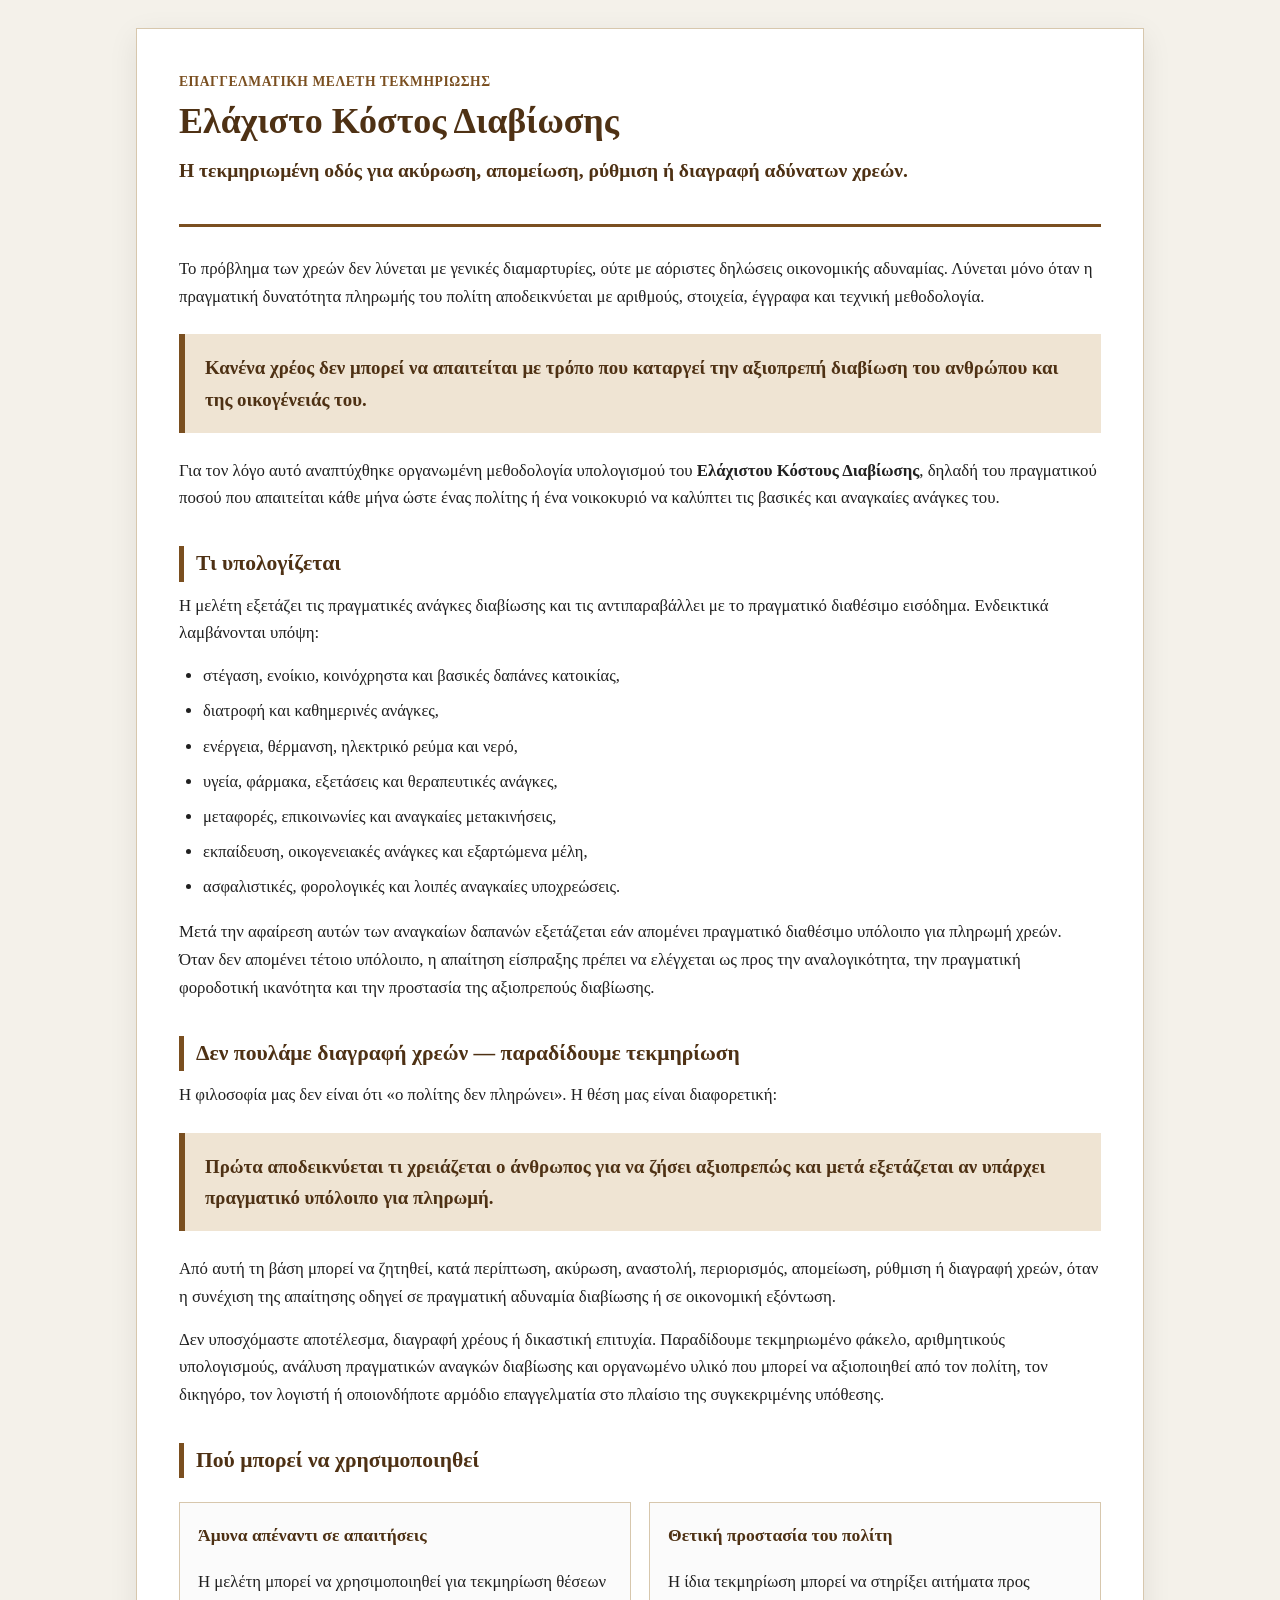
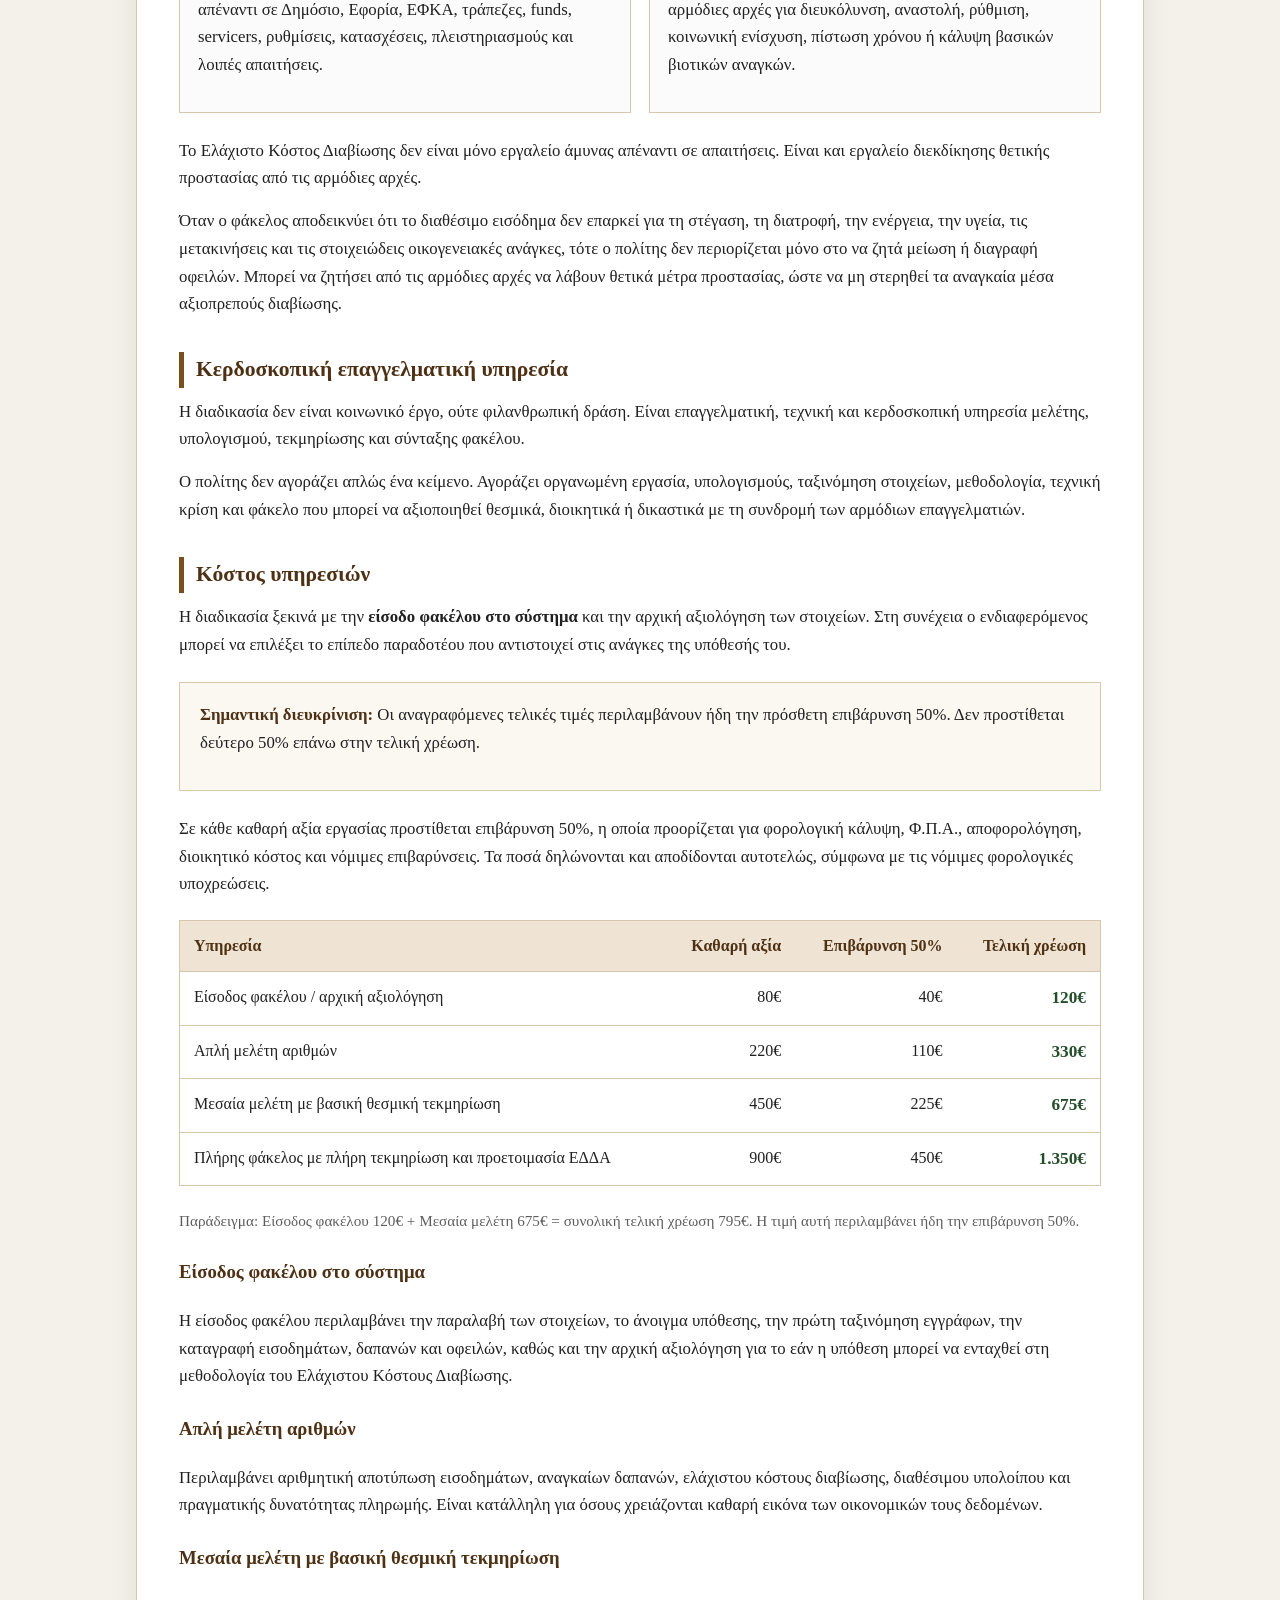
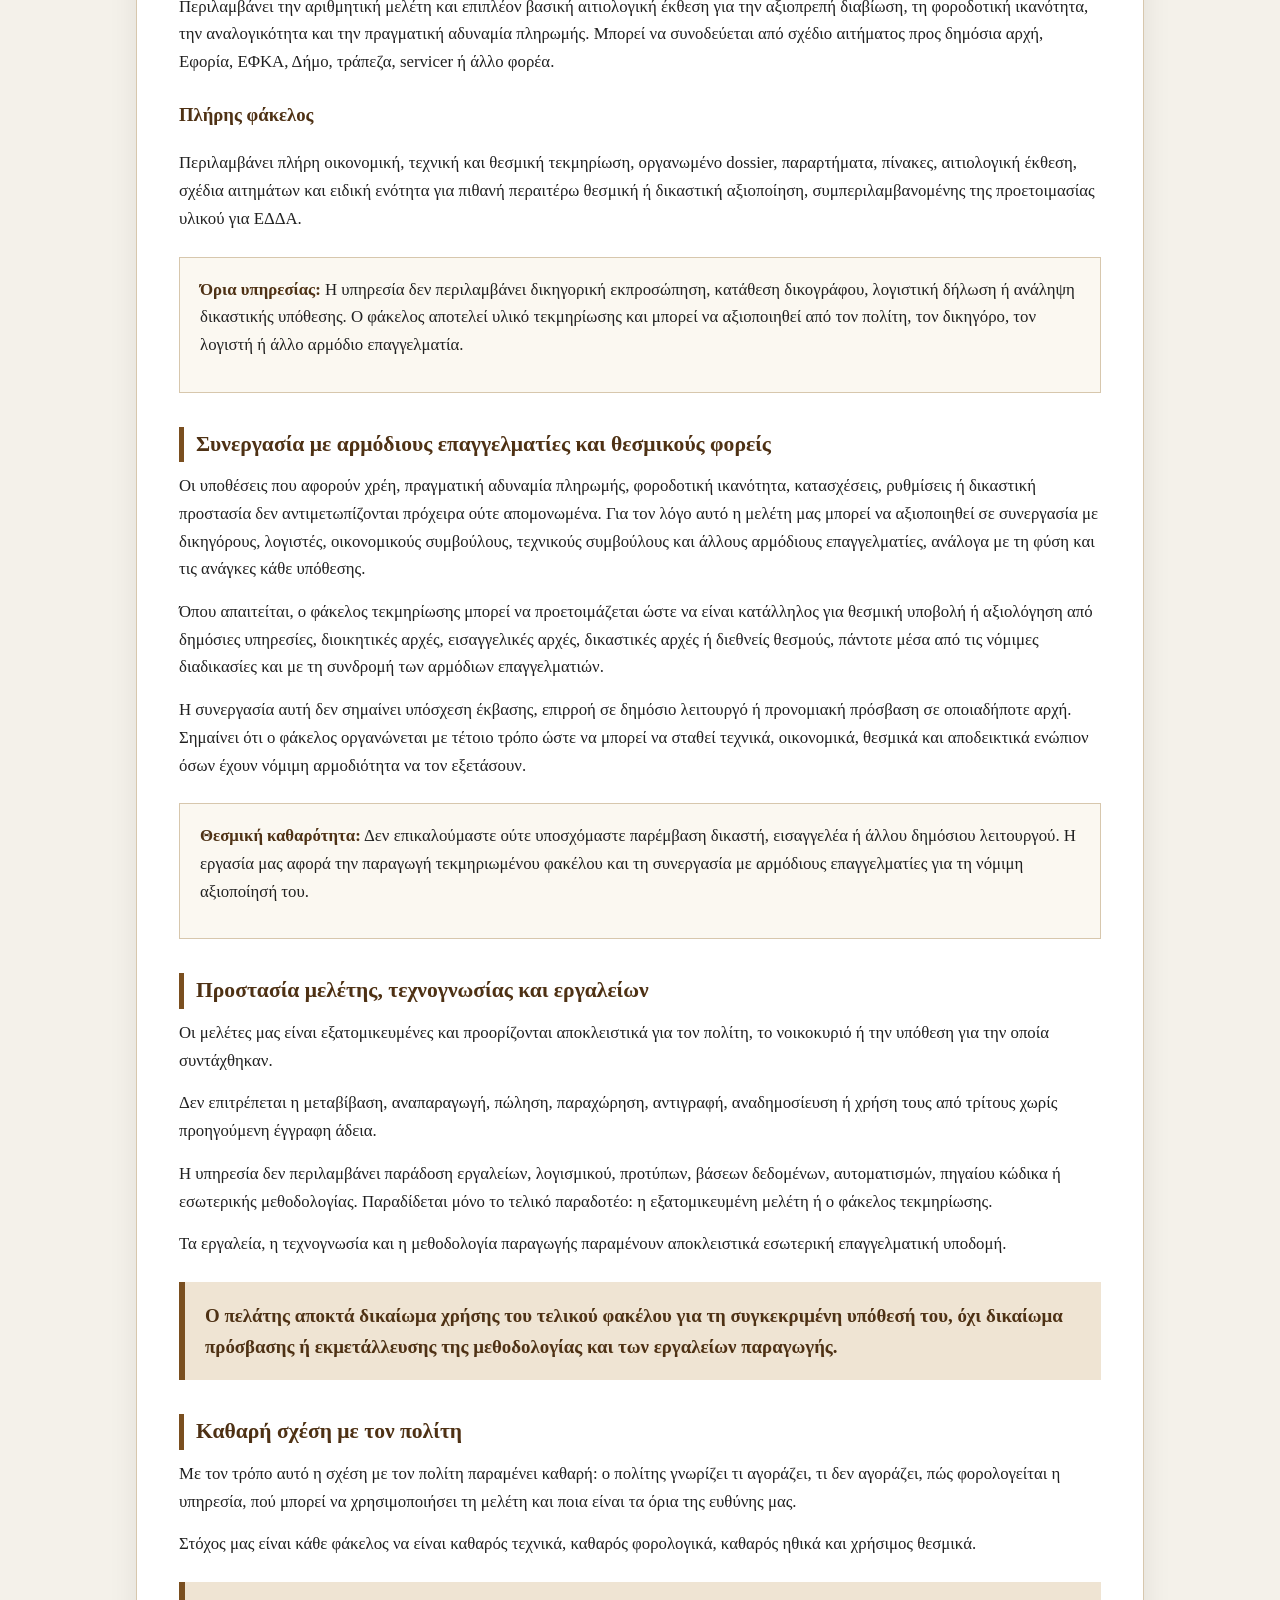
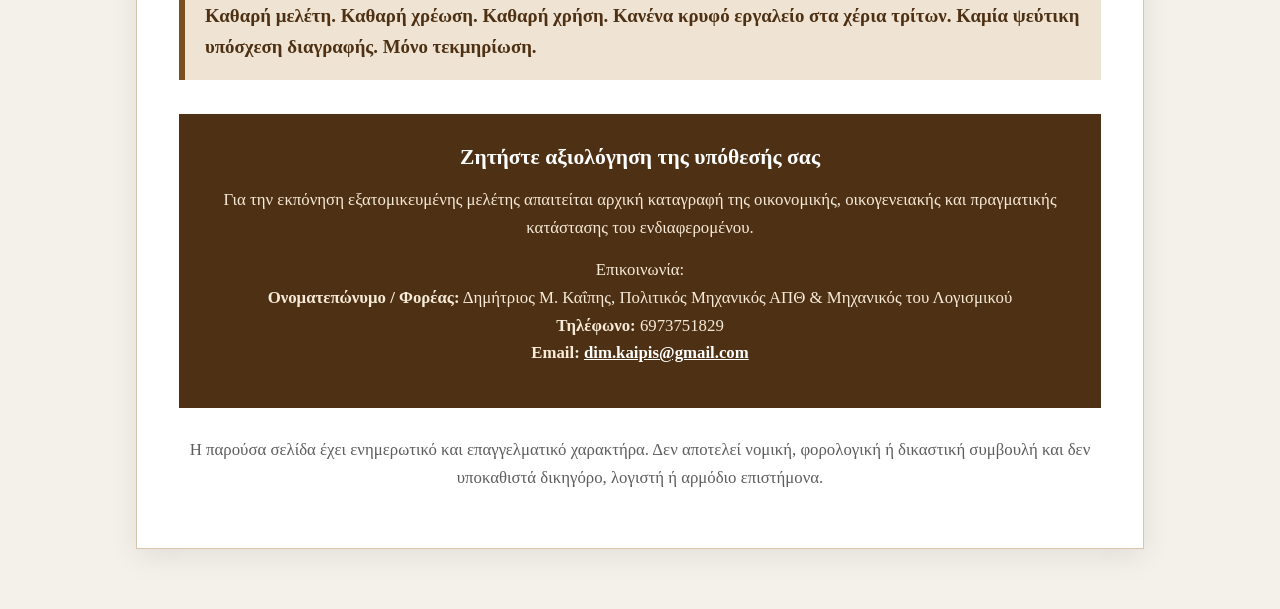
<file: preview.html>
<!DOCTYPE html>
<html lang="el">
<head>
  <meta charset="UTF-8">
  <meta name="viewport" content="width=device-width, initial-scale=1.0">

  <title>Ελάχιστο Κόστος Διαβίωσης | Μελέτη Τεκμηρίωσης Οικονομικής Αδυναμίας</title>

  <meta name="description" content="Επαγγελματική μελέτη τεκμηρίωσης Ελάχιστου Κόστους Διαβίωσης, πραγματικής δυνατότητας πληρωμής, οικονομικής αδυναμίας και θεσμικής προστασίας του πολίτη.">

  <style>
    :root {
      --bg: #f4f1ea;
      --paper: #ffffff;
      --ink: #202020;
      --muted: #5d5d5d;
      --accent: #7a4f20;
      --accent-dark: #4e3114;
      --soft: #efe4d3;
      --border: #d7c7ad;
      --good: #244d2a;
    }

    * {
      box-sizing: border-box;
    }

    body {
      margin: 0;
      font-family: Georgia, "Times New Roman", serif;
      background: var(--bg);
      color: var(--ink);
      line-height: 1.65;
    }

    .page {
      max-width: 1040px;
      margin: 0 auto;
      padding: 28px 16px 60px;
    }

    .card {
      background: var(--paper);
      border: 1px solid var(--border);
      box-shadow: 0 8px 28px rgba(0,0,0,0.08);
      padding: 42px;
    }

    header {
      border-bottom: 3px solid var(--accent);
      margin-bottom: 28px;
      padding-bottom: 22px;
    }

    .eyebrow {
      color: var(--accent);
      font-weight: bold;
      letter-spacing: 0.04em;
      text-transform: uppercase;
      font-size: 0.85rem;
      margin-bottom: 8px;
    }

    h1 {
      font-size: 2.25rem;
      line-height: 1.15;
      margin: 0 0 12px;
      color: var(--accent-dark);
    }

    h2 {
      color: var(--accent-dark);
      font-size: 1.35rem;
      margin-top: 34px;
      margin-bottom: 10px;
      border-left: 5px solid var(--accent);
      padding-left: 12px;
    }

    h3 {
      color: var(--accent-dark);
      margin-top: 24px;
    }

    p {
      margin: 0 0 15px;
      font-size: 1.05rem;
    }

    .lead {
      font-size: 1.22rem;
      color: var(--accent-dark);
      font-weight: bold;
    }

    .quote {
      background: var(--soft);
      border-left: 6px solid var(--accent);
      padding: 18px 20px;
      margin: 24px 0;
      font-size: 1.18rem;
      font-weight: bold;
      color: var(--accent-dark);
    }

    ul {
      margin: 12px 0 18px 24px;
      padding: 0;
    }

    li {
      margin-bottom: 8px;
      font-size: 1.03rem;
    }

    .notice {
      background: #fbf8f1;
      border: 1px solid var(--border);
      padding: 18px 20px;
      margin: 24px 0;
    }

    .notice strong {
      color: var(--accent-dark);
    }

    .grid {
      display: grid;
      grid-template-columns: repeat(2, minmax(0, 1fr));
      gap: 18px;
      margin: 24px 0;
    }

    .box {
      background: #fbfbfb;
      border: 1px solid var(--border);
      padding: 18px;
    }

    .box h3 {
      margin-top: 0;
      font-size: 1.1rem;
    }

    .pricing-wrap {
      overflow-x: auto;
      margin: 22px 0;
      border: 1px solid var(--border);
    }

    table {
      width: 100%;
      border-collapse: collapse;
      min-width: 760px;
      background: #fff;
    }

    th, td {
      border-bottom: 1px solid var(--border);
      padding: 12px 14px;
      text-align: left;
      vertical-align: top;
    }

    th {
      background: var(--soft);
      color: var(--accent-dark);
      font-weight: bold;
    }

    tr:last-child td {
      border-bottom: none;
    }

    td.price,
    th.price {
      text-align: right;
      white-space: nowrap;
    }

    .total {
      color: var(--good);
      font-weight: bold;
      font-size: 1.08rem;
    }

    .small {
      font-size: 0.95rem;
      color: var(--muted);
    }

    .cta {
      background: var(--accent-dark);
      color: #fff;
      padding: 26px;
      margin-top: 34px;
      text-align: center;
    }

    .cta h2 {
      color: #fff;
      border: none;
      padding: 0;
      margin-top: 0;
    }

    .cta p {
      color: #f7ead8;
    }

    .contact {
      font-size: 1.05rem;
      margin-top: 12px;
    }

    .contact a {
      color: #fff;
      font-weight: bold;
      text-decoration: underline;
    }

    footer {
      margin-top: 28px;
      color: var(--muted);
      font-size: 0.92rem;
      text-align: center;
    }

    @media (max-width: 720px) {
      .card {
        padding: 26px 18px;
      }

      h1 {
        font-size: 1.75rem;
      }

      .grid {
        grid-template-columns: 1fr;
      }

      p {
        font-size: 1rem;
      }
    }
  </style>
</head>

<body>
  <main class="page">
    <article class="card">

      <header>
        <div class="eyebrow">Επαγγελματική μελέτη τεκμηρίωσης</div>
        <h1>Ελάχιστο Κόστος Διαβίωσης</h1>
        <p class="lead">
          Η τεκμηριωμένη οδός για ακύρωση, απομείωση, ρύθμιση ή διαγραφή αδύνατων χρεών.
        </p>
      </header>

      <section>
        <p>
          Το πρόβλημα των χρεών δεν λύνεται με γενικές διαμαρτυρίες, ούτε με αόριστες δηλώσεις οικονομικής αδυναμίας.
          Λύνεται μόνο όταν η πραγματική δυνατότητα πληρωμής του πολίτη αποδεικνύεται με αριθμούς, στοιχεία,
          έγγραφα και τεχνική μεθοδολογία.
        </p>

        <div class="quote">
          Κανένα χρέος δεν μπορεί να απαιτείται με τρόπο που καταργεί την αξιοπρεπή διαβίωση του ανθρώπου και της οικογένειάς του.
        </div>

        <p>
          Για τον λόγο αυτό αναπτύχθηκε οργανωμένη μεθοδολογία υπολογισμού του
          <strong>Ελάχιστου Κόστους Διαβίωσης</strong>, δηλαδή του πραγματικού ποσού που απαιτείται κάθε μήνα ώστε ένας πολίτης
          ή ένα νοικοκυριό να καλύπτει τις βασικές και αναγκαίες ανάγκες του.
        </p>
      </section>

      <section>
        <h2>Τι υπολογίζεται</h2>

        <p>
          Η μελέτη εξετάζει τις πραγματικές ανάγκες διαβίωσης και τις αντιπαραβάλλει με το πραγματικό διαθέσιμο εισόδημα.
          Ενδεικτικά λαμβάνονται υπόψη:
        </p>

        <ul>
          <li>στέγαση, ενοίκιο, κοινόχρηστα και βασικές δαπάνες κατοικίας,</li>
          <li>διατροφή και καθημερινές ανάγκες,</li>
          <li>ενέργεια, θέρμανση, ηλεκτρικό ρεύμα και νερό,</li>
          <li>υγεία, φάρμακα, εξετάσεις και θεραπευτικές ανάγκες,</li>
          <li>μεταφορές, επικοινωνίες και αναγκαίες μετακινήσεις,</li>
          <li>εκπαίδευση, οικογενειακές ανάγκες και εξαρτώμενα μέλη,</li>
          <li>ασφαλιστικές, φορολογικές και λοιπές αναγκαίες υποχρεώσεις.</li>
        </ul>

        <p>
          Μετά την αφαίρεση αυτών των αναγκαίων δαπανών εξετάζεται εάν απομένει πραγματικό διαθέσιμο υπόλοιπο για πληρωμή χρεών.
          Όταν δεν απομένει τέτοιο υπόλοιπο, η απαίτηση είσπραξης πρέπει να ελέγχεται ως προς την αναλογικότητα,
          την πραγματική φοροδοτική ικανότητα και την προστασία της αξιοπρεπούς διαβίωσης.
        </p>
      </section>

      <section>
        <h2>Δεν πουλάμε διαγραφή χρεών — παραδίδουμε τεκμηρίωση</h2>

        <p>
          Η φιλοσοφία μας δεν είναι ότι «ο πολίτης δεν πληρώνει».
          Η θέση μας είναι διαφορετική:
        </p>

        <div class="quote">
          Πρώτα αποδεικνύεται τι χρειάζεται ο άνθρωπος για να ζήσει αξιοπρεπώς και μετά εξετάζεται αν υπάρχει πραγματικό υπόλοιπο για πληρωμή.
        </div>

        <p>
          Από αυτή τη βάση μπορεί να ζητηθεί, κατά περίπτωση, ακύρωση, αναστολή, περιορισμός, απομείωση,
          ρύθμιση ή διαγραφή χρεών, όταν η συνέχιση της απαίτησης οδηγεί σε πραγματική αδυναμία διαβίωσης
          ή σε οικονομική εξόντωση.
        </p>

        <p>
          Δεν υποσχόμαστε αποτέλεσμα, διαγραφή χρέους ή δικαστική επιτυχία.
          Παραδίδουμε τεκμηριωμένο φάκελο, αριθμητικούς υπολογισμούς, ανάλυση πραγματικών αναγκών διαβίωσης
          και οργανωμένο υλικό που μπορεί να αξιοποιηθεί από τον πολίτη, τον δικηγόρο, τον λογιστή ή οποιονδήποτε
          αρμόδιο επαγγελματία στο πλαίσιο της συγκεκριμένης υπόθεσης.
        </p>
      </section>

      <section>
        <h2>Πού μπορεί να χρησιμοποιηθεί</h2>

        <div class="grid">
          <div class="box">
            <h3>Άμυνα απέναντι σε απαιτήσεις</h3>
            <p>
              Η μελέτη μπορεί να χρησιμοποιηθεί για τεκμηρίωση θέσεων απέναντι σε Δημόσιο, Εφορία, ΕΦΚΑ,
              τράπεζες, funds, servicers, ρυθμίσεις, κατασχέσεις, πλειστηριασμούς και λοιπές απαιτήσεις.
            </p>
          </div>

          <div class="box">
            <h3>Θετική προστασία του πολίτη</h3>
            <p>
              Η ίδια τεκμηρίωση μπορεί να στηρίξει αιτήματα προς αρμόδιες αρχές για διευκόλυνση, αναστολή,
              ρύθμιση, κοινωνική ενίσχυση, πίστωση χρόνου ή κάλυψη βασικών βιοτικών αναγκών.
            </p>
          </div>
        </div>

        <p>
          Το Ελάχιστο Κόστος Διαβίωσης δεν είναι μόνο εργαλείο άμυνας απέναντι σε απαιτήσεις.
          Είναι και εργαλείο διεκδίκησης θετικής προστασίας από τις αρμόδιες αρχές.
        </p>

        <p>
          Όταν ο φάκελος αποδεικνύει ότι το διαθέσιμο εισόδημα δεν επαρκεί για τη στέγαση, τη διατροφή,
          την ενέργεια, την υγεία, τις μετακινήσεις και τις στοιχειώδεις οικογενειακές ανάγκες, τότε ο πολίτης
          δεν περιορίζεται μόνο στο να ζητά μείωση ή διαγραφή οφειλών. Μπορεί να ζητήσει από τις αρμόδιες αρχές
          να λάβουν θετικά μέτρα προστασίας, ώστε να μη στερηθεί τα αναγκαία μέσα αξιοπρεπούς διαβίωσης.
        </p>
      </section>

      <section>
        <h2>Κερδοσκοπική επαγγελματική υπηρεσία</h2>

        <p>
          Η διαδικασία δεν είναι κοινωνικό έργο, ούτε φιλανθρωπική δράση.
          Είναι επαγγελματική, τεχνική και κερδοσκοπική υπηρεσία μελέτης, υπολογισμού, τεκμηρίωσης και σύνταξης φακέλου.
        </p>

        <p>
          Ο πολίτης δεν αγοράζει απλώς ένα κείμενο.
          Αγοράζει οργανωμένη εργασία, υπολογισμούς, ταξινόμηση στοιχείων, μεθοδολογία, τεχνική κρίση
          και φάκελο που μπορεί να αξιοποιηθεί θεσμικά, διοικητικά ή δικαστικά με τη συνδρομή των αρμόδιων επαγγελματιών.
        </p>
      </section>

      <section>
        <h2>Κόστος υπηρεσιών</h2>

        <p>
          Η διαδικασία ξεκινά με την <strong>είσοδο φακέλου στο σύστημα</strong> και την αρχική αξιολόγηση των στοιχείων.
          Στη συνέχεια ο ενδιαφερόμενος μπορεί να επιλέξει το επίπεδο παραδοτέου που αντιστοιχεί στις ανάγκες της υπόθεσής του.
        </p>

        <div class="notice">
          <p>
            <strong>Σημαντική διευκρίνιση:</strong>
            Οι αναγραφόμενες τελικές τιμές περιλαμβάνουν ήδη την πρόσθετη επιβάρυνση 50%.
            Δεν προστίθεται δεύτερο 50% επάνω στην τελική χρέωση.
          </p>
        </div>

        <p>
          Σε κάθε καθαρή αξία εργασίας προστίθεται επιβάρυνση 50%, η οποία προορίζεται για φορολογική κάλυψη,
          Φ.Π.Α., αποφορολόγηση, διοικητικό κόστος και νόμιμες επιβαρύνσεις.
          Τα ποσά δηλώνονται και αποδίδονται αυτοτελώς, σύμφωνα με τις νόμιμες φορολογικές υποχρεώσεις.
        </p>

        <div class="pricing-wrap">
          <table>
            <thead>
              <tr>
                <th>Υπηρεσία</th>
                <th class="price">Καθαρή αξία</th>
                <th class="price">Επιβάρυνση 50%</th>
                <th class="price">Τελική χρέωση</th>
              </tr>
            </thead>
            <tbody>
              <tr>
                <td>Είσοδος φακέλου / αρχική αξιολόγηση</td>
                <td class="price">80€</td>
                <td class="price">40€</td>
                <td class="price total">120€</td>
              </tr>
              <tr>
                <td>Απλή μελέτη αριθμών</td>
                <td class="price">220€</td>
                <td class="price">110€</td>
                <td class="price total">330€</td>
              </tr>
              <tr>
                <td>Μεσαία μελέτη με βασική θεσμική τεκμηρίωση</td>
                <td class="price">450€</td>
                <td class="price">225€</td>
                <td class="price total">675€</td>
              </tr>
              <tr>
                <td>Πλήρης φάκελος με πλήρη τεκμηρίωση και προετοιμασία ΕΔΔΑ</td>
                <td class="price">900€</td>
                <td class="price">450€</td>
                <td class="price total">1.350€</td>
              </tr>
            </tbody>
          </table>
        </div>

        <p class="small">
          Παράδειγμα: Είσοδος φακέλου 120€ + Μεσαία μελέτη 675€ = συνολική τελική χρέωση 795€.
          Η τιμή αυτή περιλαμβάνει ήδη την επιβάρυνση 50%.
        </p>

        <h3>Είσοδος φακέλου στο σύστημα</h3>
        <p>
          Η είσοδος φακέλου περιλαμβάνει την παραλαβή των στοιχείων, το άνοιγμα υπόθεσης,
          την πρώτη ταξινόμηση εγγράφων, την καταγραφή εισοδημάτων, δαπανών και οφειλών,
          καθώς και την αρχική αξιολόγηση για το εάν η υπόθεση μπορεί να ενταχθεί στη μεθοδολογία
          του Ελάχιστου Κόστους Διαβίωσης.
        </p>

        <h3>Απλή μελέτη αριθμών</h3>
        <p>
          Περιλαμβάνει αριθμητική αποτύπωση εισοδημάτων, αναγκαίων δαπανών,
          ελάχιστου κόστους διαβίωσης, διαθέσιμου υπολοίπου και πραγματικής δυνατότητας πληρωμής.
          Είναι κατάλληλη για όσους χρειάζονται καθαρή εικόνα των οικονομικών τους δεδομένων.
        </p>

        <h3>Μεσαία μελέτη με βασική θεσμική τεκμηρίωση</h3>
        <p>
          Περιλαμβάνει την αριθμητική μελέτη και επιπλέον βασική αιτιολογική έκθεση
          για την αξιοπρεπή διαβίωση, τη φοροδοτική ικανότητα, την αναλογικότητα
          και την πραγματική αδυναμία πληρωμής. Μπορεί να συνοδεύεται από σχέδιο αιτήματος
          προς δημόσια αρχή, Εφορία, ΕΦΚΑ, Δήμο, τράπεζα, servicer ή άλλο φορέα.
        </p>

        <h3>Πλήρης φάκελος</h3>
        <p>
          Περιλαμβάνει πλήρη οικονομική, τεχνική και θεσμική τεκμηρίωση,
          οργανωμένο dossier, παραρτήματα, πίνακες, αιτιολογική έκθεση,
          σχέδια αιτημάτων και ειδική ενότητα για πιθανή περαιτέρω θεσμική ή δικαστική αξιοποίηση,
          συμπεριλαμβανομένης της προετοιμασίας υλικού για ΕΔΔΑ.
        </p>

        <div class="notice">
          <p>
            <strong>Όρια υπηρεσίας:</strong>
            Η υπηρεσία δεν περιλαμβάνει δικηγορική εκπροσώπηση, κατάθεση δικογράφου,
            λογιστική δήλωση ή ανάληψη δικαστικής υπόθεσης. Ο φάκελος αποτελεί υλικό τεκμηρίωσης
            και μπορεί να αξιοποιηθεί από τον πολίτη, τον δικηγόρο, τον λογιστή ή άλλο αρμόδιο επαγγελματία.
          </p>
        </div>
      </section>


      <section>
        <h2>Συνεργασία με αρμόδιους επαγγελματίες και θεσμικούς φορείς</h2>

        <p>
          Οι υποθέσεις που αφορούν χρέη, πραγματική αδυναμία πληρωμής, φοροδοτική ικανότητα,
          κατασχέσεις, ρυθμίσεις ή δικαστική προστασία δεν αντιμετωπίζονται πρόχειρα ούτε απομονωμένα.
          Για τον λόγο αυτό η μελέτη μας μπορεί να αξιοποιηθεί σε συνεργασία με δικηγόρους, λογιστές,
          οικονομικούς συμβούλους, τεχνικούς συμβούλους και άλλους αρμόδιους επαγγελματίες, ανάλογα με
          τη φύση και τις ανάγκες κάθε υπόθεσης.
        </p>

        <p>
          Όπου απαιτείται, ο φάκελος τεκμηρίωσης μπορεί να προετοιμάζεται ώστε να είναι κατάλληλος για
          θεσμική υποβολή ή αξιολόγηση από δημόσιες υπηρεσίες, διοικητικές αρχές, εισαγγελικές αρχές,
          δικαστικές αρχές ή διεθνείς θεσμούς, πάντοτε μέσα από τις νόμιμες διαδικασίες και με τη συνδρομή
          των αρμόδιων επαγγελματιών.
        </p>

        <p>
          Η συνεργασία αυτή δεν σημαίνει υπόσχεση έκβασης, επιρροή σε δημόσιο λειτουργό ή προνομιακή
          πρόσβαση σε οποιαδήποτε αρχή. Σημαίνει ότι ο φάκελος οργανώνεται με τέτοιο τρόπο ώστε να μπορεί
          να σταθεί τεχνικά, οικονομικά, θεσμικά και αποδεικτικά ενώπιον όσων έχουν νόμιμη αρμοδιότητα να
          τον εξετάσουν.
        </p>

        <div class="notice">
          <p>
            <strong>Θεσμική καθαρότητα:</strong>
            Δεν επικαλούμαστε ούτε υποσχόμαστε παρέμβαση δικαστή, εισαγγελέα ή άλλου δημόσιου λειτουργού.
            Η εργασία μας αφορά την παραγωγή τεκμηριωμένου φακέλου και τη συνεργασία με αρμόδιους
            επαγγελματίες για τη νόμιμη αξιοποίησή του.
          </p>
        </div>
      </section>

      <section>
        <h2>Προστασία μελέτης, τεχνογνωσίας και εργαλείων</h2>

        <p>
          Οι μελέτες μας είναι εξατομικευμένες και προορίζονται αποκλειστικά για τον πολίτη, το νοικοκυριό
          ή την υπόθεση για την οποία συντάχθηκαν.
        </p>

        <p>
          Δεν επιτρέπεται η μεταβίβαση, αναπαραγωγή, πώληση, παραχώρηση, αντιγραφή, αναδημοσίευση
          ή χρήση τους από τρίτους χωρίς προηγούμενη έγγραφη άδεια.
        </p>

        <p>
          Η υπηρεσία δεν περιλαμβάνει παράδοση εργαλείων, λογισμικού, προτύπων, βάσεων δεδομένων,
          αυτοματισμών, πηγαίου κώδικα ή εσωτερικής μεθοδολογίας.
          Παραδίδεται μόνο το τελικό παραδοτέο: η εξατομικευμένη μελέτη ή ο φάκελος τεκμηρίωσης.
        </p>

        <p>
          Τα εργαλεία, η τεχνογνωσία και η μεθοδολογία παραγωγής παραμένουν αποκλειστικά εσωτερική
          επαγγελματική υποδομή.
        </p>

        <div class="quote">
          Ο πελάτης αποκτά δικαίωμα χρήσης του τελικού φακέλου για τη συγκεκριμένη υπόθεσή του,
          όχι δικαίωμα πρόσβασης ή εκμετάλλευσης της μεθοδολογίας και των εργαλείων παραγωγής.
        </div>
      </section>

      <section>
        <h2>Καθαρή σχέση με τον πολίτη</h2>

        <p>
          Με τον τρόπο αυτό η σχέση με τον πολίτη παραμένει καθαρή:
          ο πολίτης γνωρίζει τι αγοράζει, τι δεν αγοράζει, πώς φορολογείται η υπηρεσία,
          πού μπορεί να χρησιμοποιήσει τη μελέτη και ποια είναι τα όρια της ευθύνης μας.
        </p>

        <p>
          Στόχος μας είναι κάθε φάκελος να είναι καθαρός τεχνικά, καθαρός φορολογικά,
          καθαρός ηθικά και χρήσιμος θεσμικά.
        </p>

        <div class="quote">
          Καθαρή μελέτη. Καθαρή χρέωση. Καθαρή χρήση. Κανένα κρυφό εργαλείο στα χέρια τρίτων.
          Καμία ψεύτικη υπόσχεση διαγραφής. Μόνο τεκμηρίωση.
        </div>
      </section>

      <section class="cta">
        <h2>Ζητήστε αξιολόγηση της υπόθεσής σας</h2>
        <p>
          Για την εκπόνηση εξατομικευμένης μελέτης απαιτείται αρχική καταγραφή της οικονομικής,
          οικογενειακής και πραγματικής κατάστασης του ενδιαφερομένου.
        </p>

 <div class="contact">
          <p>
            Επικοινωνία:
            <br>
            <strong>Ονοματεπώνυμο / Φορέας:</strong> Δημήτριος Μ. Καΐπης, Πολιτικός Μηχανικός ΑΠΘ & Μηχανικός του Λογισμικού
            <br>
            <strong>Τηλέφωνο:</strong> 6973751829
            <br>
            <strong>Email:</strong> <a href="mailto:dim.kaipis@gmail.com">dim.kaipis@gmail.com</a>
          </p>
        </div>       
       
       </section>

      <footer>
        <p>
          Η παρούσα σελίδα έχει ενημερωτικό και επαγγελματικό χαρακτήρα.
          Δεν αποτελεί νομική, φορολογική ή δικαστική συμβουλή και δεν υποκαθιστά δικηγόρο, λογιστή ή αρμόδιο επιστήμονα.
        </p>
      </footer>

    </article>
  </main>
</body>
</html>
</file>
<file: assets/css/dimosia.css>
:root{
  --bg:#f4f1ea;
  --paper:#ffffff;
  --ink:#202020;
  --muted:#5d5d5d;
  --accent:#6f3f1b;
  --accent-dark:#3f240f;
  --soft:#efe4d3;
  --border:#d7c7ad;
  --good:#244d2a;
  --warn:#8a5a1f;
}
*{box-sizing:border-box}
html{scroll-behavior:smooth}
body{margin:0;font-family:Georgia,"Times New Roman",serif;background:var(--bg);color:var(--ink);line-height:1.65}
a{color:var(--accent-dark)}

/* Κοινή επάνω πλοήγηση για όλες τις σελίδες */
.topnav{
  position:sticky;
  top:0;
  z-index:50;
  max-width:1080px;
  margin:0 auto;
  padding:10px 16px 0;
  background:linear-gradient(to bottom,var(--bg) 0%,var(--bg) 82%,rgba(244,241,234,0) 100%);
}
.nav-brand{
  display:inline-block;
  margin:0 0 8px;
  padding:8px 12px;
  background:var(--accent-dark);
  color:#fff;
  text-decoration:none;
  font-weight:bold;
  letter-spacing:.04em;
}
.nav-links{
  display:flex;
  gap:8px;
  overflow-x:auto;
  -webkit-overflow-scrolling:touch;
  padding:0 0 10px;
  scrollbar-width:thin;
}
.nav-links a{
  flex:0 0 auto;
  display:inline-block;
  padding:8px 12px;
  border:1px solid var(--border);
  background:var(--paper);
  color:var(--accent-dark);
  text-decoration:none;
  font-size:.95rem;
  line-height:1.2;
  box-shadow:0 2px 8px rgba(0,0,0,.04);
}
.nav-links a:hover,
.nav-links a:focus{
  border-color:var(--accent);
  outline:none;
}
.nav-links a.active{
  background:var(--soft);
  border-color:var(--accent);
  font-weight:bold;
}

.page{max-width:1080px;margin:0 auto;padding:28px 16px 60px}
.card{background:var(--paper);border:1px solid var(--border);box-shadow:0 8px 28px rgba(0,0,0,.08);padding:42px}
header{border-bottom:3px solid var(--accent);margin-bottom:28px;padding-bottom:22px}
.eyebrow{color:var(--accent);font-weight:bold;letter-spacing:.04em;text-transform:uppercase;font-size:.85rem;margin-bottom:8px}
h1{font-size:2.25rem;line-height:1.15;margin:0 0 12px;color:var(--accent-dark)}
h2{color:var(--accent-dark);font-size:1.35rem;margin-top:34px;margin-bottom:10px;border-left:5px solid var(--accent);padding-left:12px}
h3{color:var(--accent-dark);margin-top:24px;margin-bottom:8px}
p{margin:0 0 15px;font-size:1.05rem}.lead{font-size:1.22rem;color:var(--accent-dark);font-weight:bold}
.quote{background:var(--soft);border-left:6px solid var(--accent);padding:18px 20px;margin:24px 0;font-size:1.18rem;font-weight:bold;color:var(--accent-dark)}
ul{margin:12px 0 18px 24px;padding:0}li{margin-bottom:8px;font-size:1.03rem}
.notice{background:#fbf8f1;border:1px solid var(--border);padding:18px 20px;margin:24px 0}.notice strong{color:var(--accent-dark)}
.grid{display:grid;grid-template-columns:repeat(2,minmax(0,1fr));gap:18px;margin:24px 0}
.grid-3{display:grid;grid-template-columns:repeat(3,minmax(0,1fr));gap:14px;margin:24px 0}
.box{background:#fbfbfb;border:1px solid var(--border);padding:18px}.box h3{margin-top:0;font-size:1.1rem}
.axis{background:#fbfbfb;border:1px solid var(--border);padding:14px}.axis h3{margin:0 0 6px;font-size:1.02rem}.axis p{font-size:.98rem;margin:0}
.steps{counter-reset:step;display:grid;grid-template-columns:repeat(2,minmax(0,1fr));gap:18px;margin:22px 0}.step{position:relative;background:#fbfbfb;border:1px solid var(--border);padding:18px 18px 18px 58px;min-height:120px}.step::before{counter-increment:step;content:counter(step);position:absolute;left:18px;top:18px;width:28px;height:28px;border-radius:50%;background:var(--accent-dark);color:#fff;text-align:center;line-height:28px;font-weight:bold}.step h3{margin-top:0;font-size:1.08rem}
.pricing-wrap{overflow-x:auto;margin:22px 0;border:1px solid var(--border)}table{width:100%;border-collapse:collapse;min-width:820px;background:#fff}th,td{border-bottom:1px solid var(--border);padding:12px 14px;text-align:left;vertical-align:top}th{background:var(--soft);color:var(--accent-dark);font-weight:bold}tr:last-child td{border-bottom:none}td.price,th.price{text-align:right;white-space:nowrap}.total{color:var(--good);font-weight:bold;font-size:1.08rem}.small{font-size:.95rem;color:var(--muted)}
.cta{background:var(--accent-dark);color:#fff;padding:26px;margin-top:34px;text-align:center}.cta h2{color:#fff;border:none;padding:0;margin-top:0}.cta p{color:#f7ead8}.contact{font-size:1.05rem;margin-top:12px}.contact a{color:#fff;font-weight:bold;text-decoration:underline}
footer{margin-top:28px;color:var(--muted);font-size:.92rem;text-align:center}
@media(max-width:900px){.grid-3{grid-template-columns:repeat(2,minmax(0,1fr))}}
@media(max-width:760px){.card{padding:26px 18px}h1{font-size:1.75rem}.grid,.grid-3,.steps{grid-template-columns:1fr}p{font-size:1rem}table{min-width:760px}}

@media(max-width:760px){
  .topnav{padding:8px 10px 0}
  .nav-brand{font-size:.95rem;margin-bottom:6px}
  .nav-links a{font-size:.92rem;padding:8px 10px}
}
</file>
<file: public_dossier_site/assets/style.css>
:root {
  --bg: #f5f6f8;
  --paper: #ffffff;
  --ink: #1b1f24;
  --muted: #5b6470;
  --line: #d8dde5;
  --accent: #1f4f7a;
  --accent-soft: #e9f1f8;
  --warning: #fff7e6;
}
* { box-sizing: border-box; }
html { scroll-behavior: smooth; }
body {
  margin: 0;
  font-family: Arial, "Noto Sans", sans-serif;
  line-height: 1.65;
  color: var(--ink);
  background: var(--bg);
}
.container {
  max-width: 1080px;
  margin: 0 auto;
  padding: 28px 18px 56px;
}
.hero, .toc, .dossier-section {
  background: var(--paper);
  border: 1px solid var(--line);
  border-radius: 16px;
  padding: 26px;
  margin: 18px 0;
  box-shadow: 0 8px 24px rgba(20, 30, 40, 0.06);
}
.hero {
  border-top: 6px solid var(--accent);
}
.eyebrow {
  margin: 0 0 8px;
  color: var(--accent);
  font-weight: 700;
  letter-spacing: .04em;
  text-transform: uppercase;
  font-size: .84rem;
}
h1 { margin: 0 0 12px; font-size: clamp(2rem, 4vw, 3.2rem); line-height: 1.15; }
h2 { margin-top: 0; color: var(--accent); line-height: 1.25; }
h3 { margin-top: 1.4em; }
.lead { font-size: 1.12rem; color: var(--muted); max-width: 900px; }
.toc ol { columns: 2; padding-left: 1.4rem; }
.toc li { break-inside: avoid; margin: .35rem 0; }
a { color: var(--accent); text-decoration: none; }
a:hover { text-decoration: underline; }
.dossier-section p { margin: 0 0 1rem; }
.dossier-section ul, .dossier-section ol { padding-left: 1.4rem; }
.highlight-box { background: var(--accent-soft); border-color: #bdd2e5; }
.warning-box { background: var(--warning); border-color: #f0d49a; }
@media (max-width: 760px) {
  .toc ol { columns: 1; }
  .hero, .toc, .dossier-section { padding: 20px; border-radius: 12px; }
}
@media print {
  body { background: #fff; }
  .container { max-width: none; padding: 0; }
  .hero, .toc, .dossier-section { box-shadow: none; border-radius: 0; page-break-inside: avoid; }
  a { color: inherit; }
}
</file>
